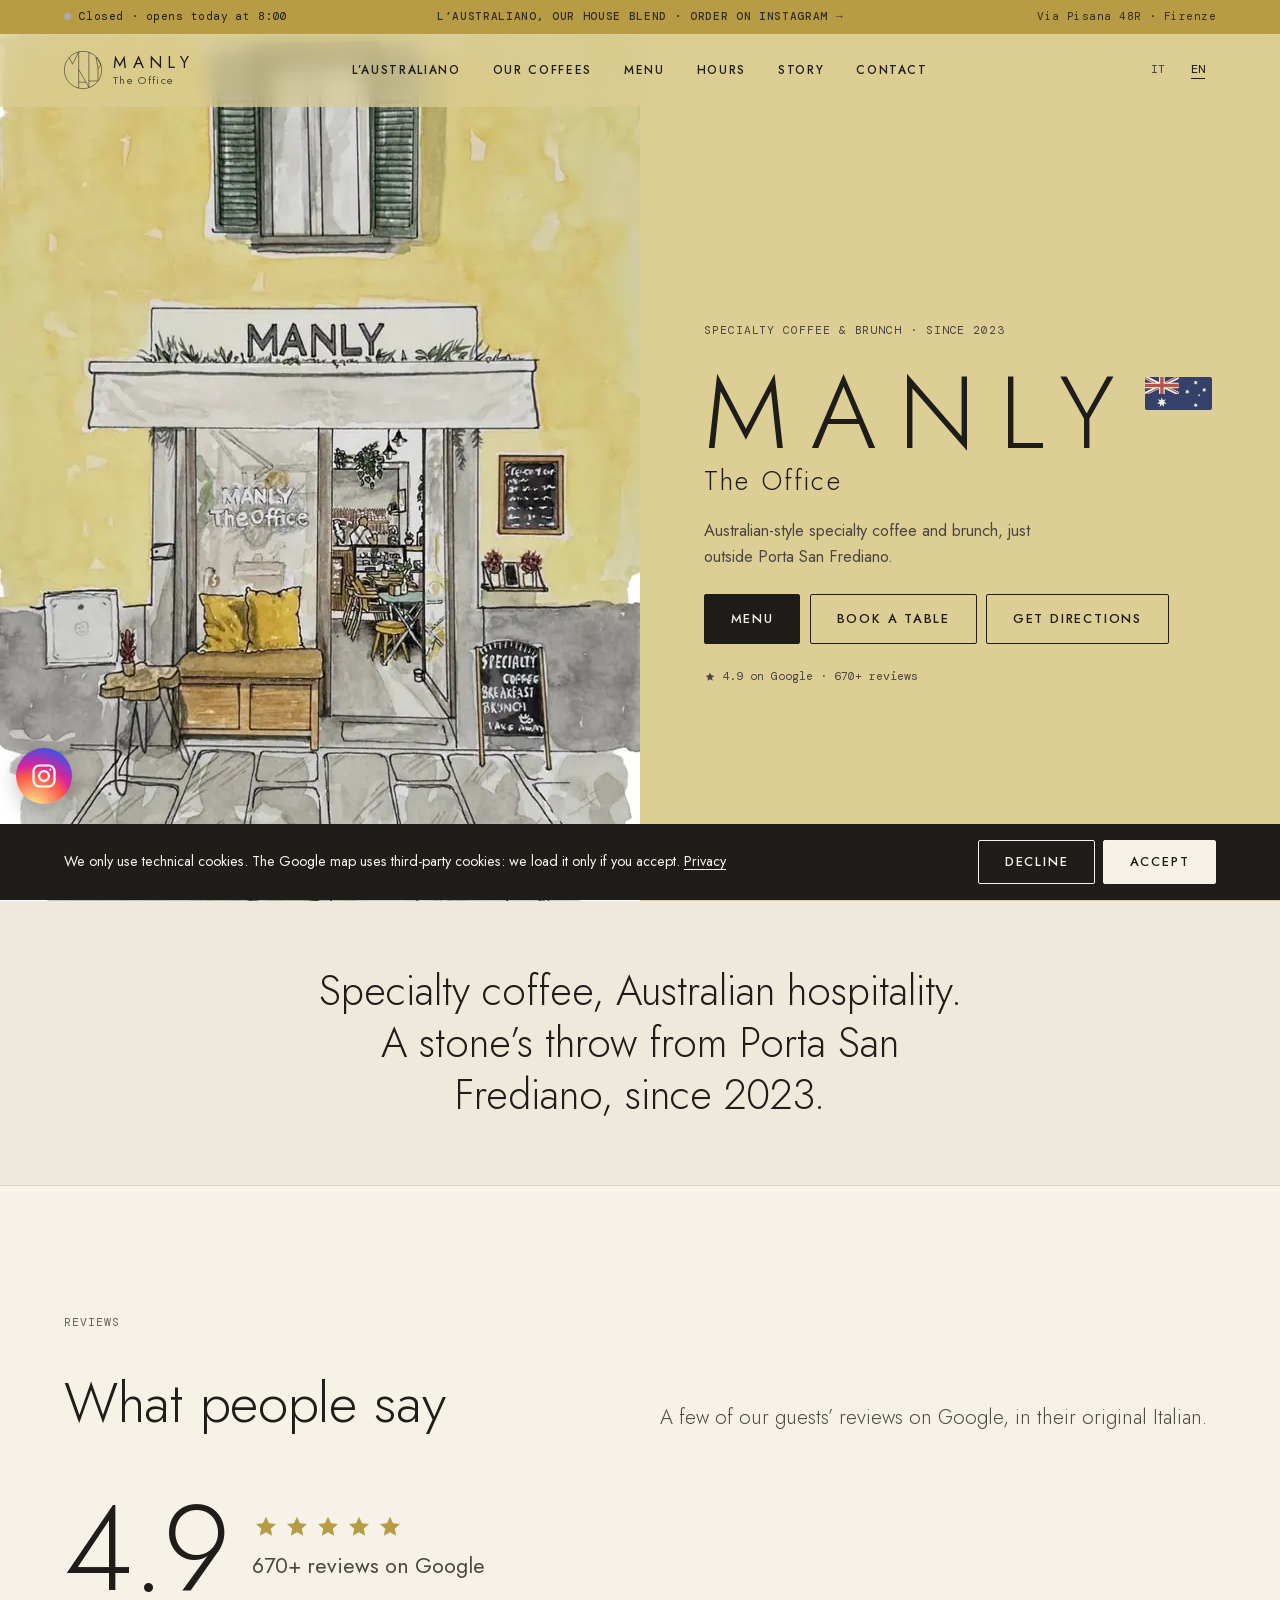
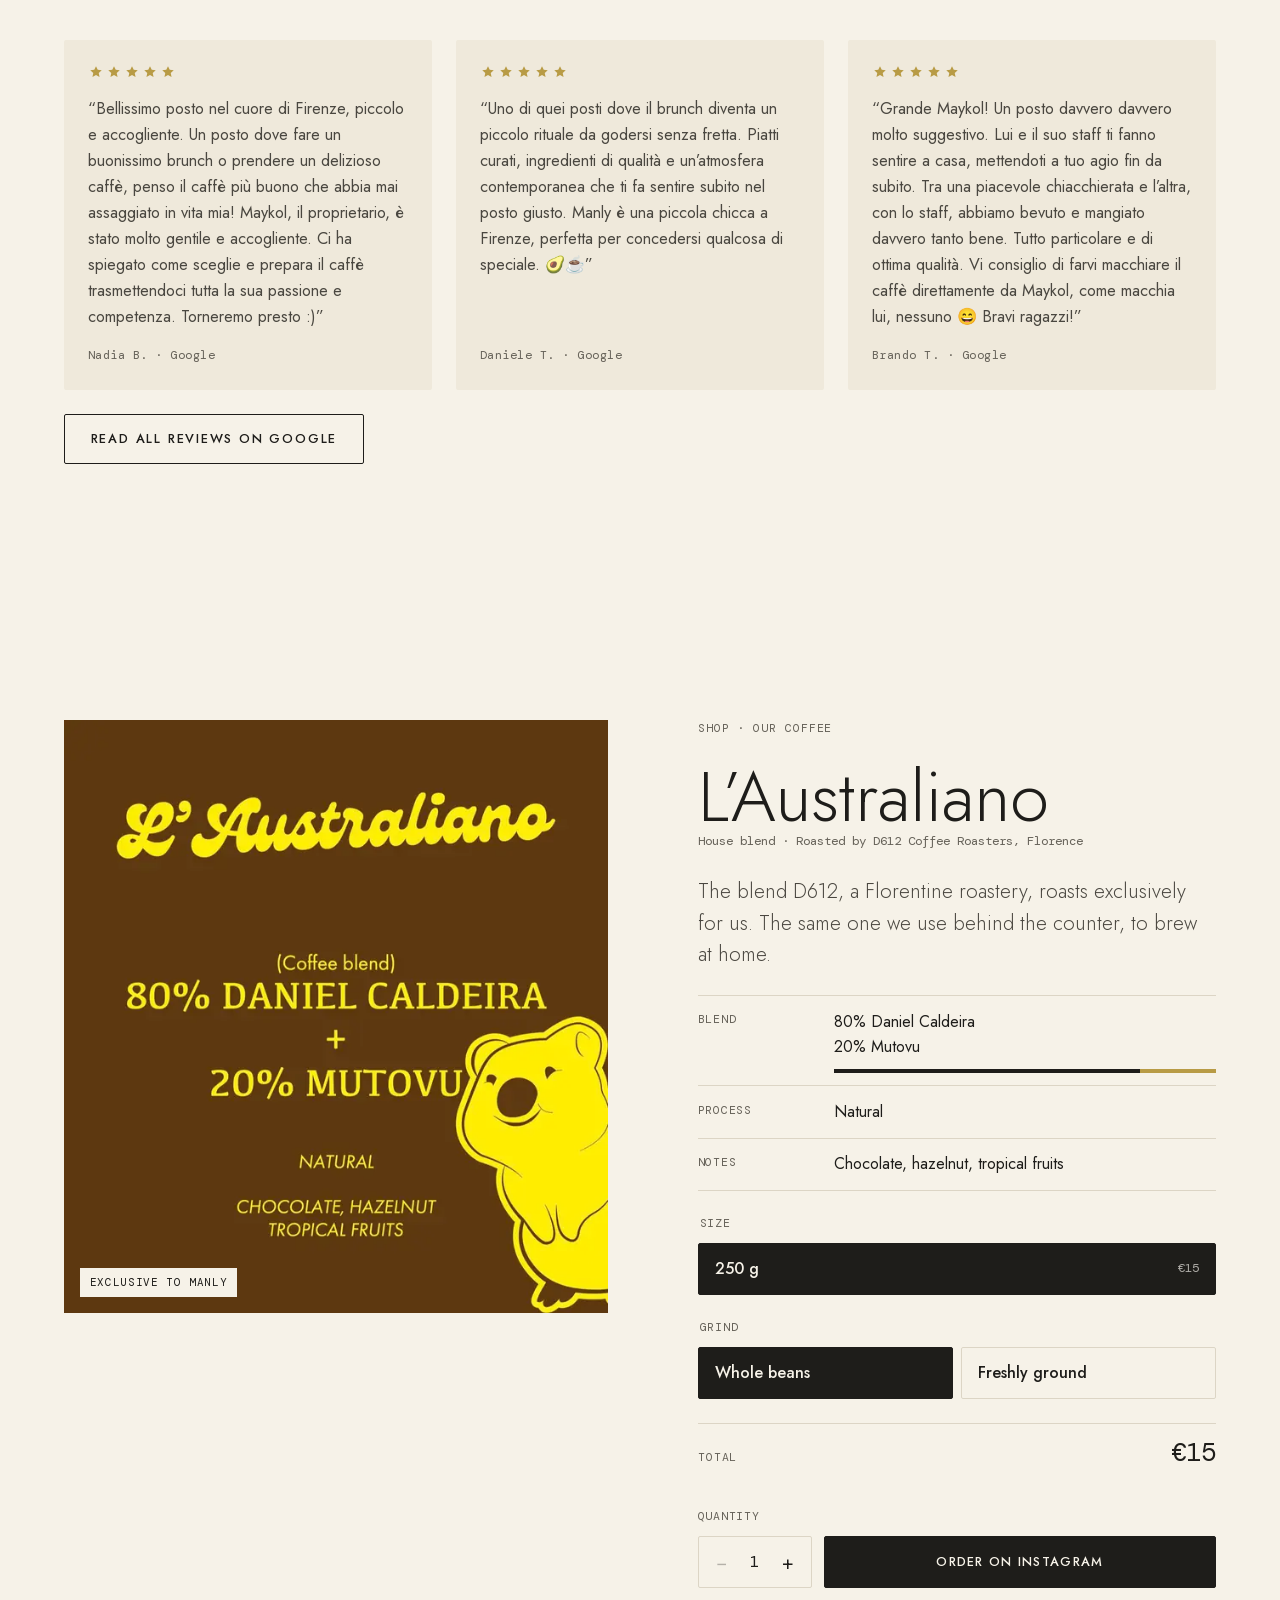
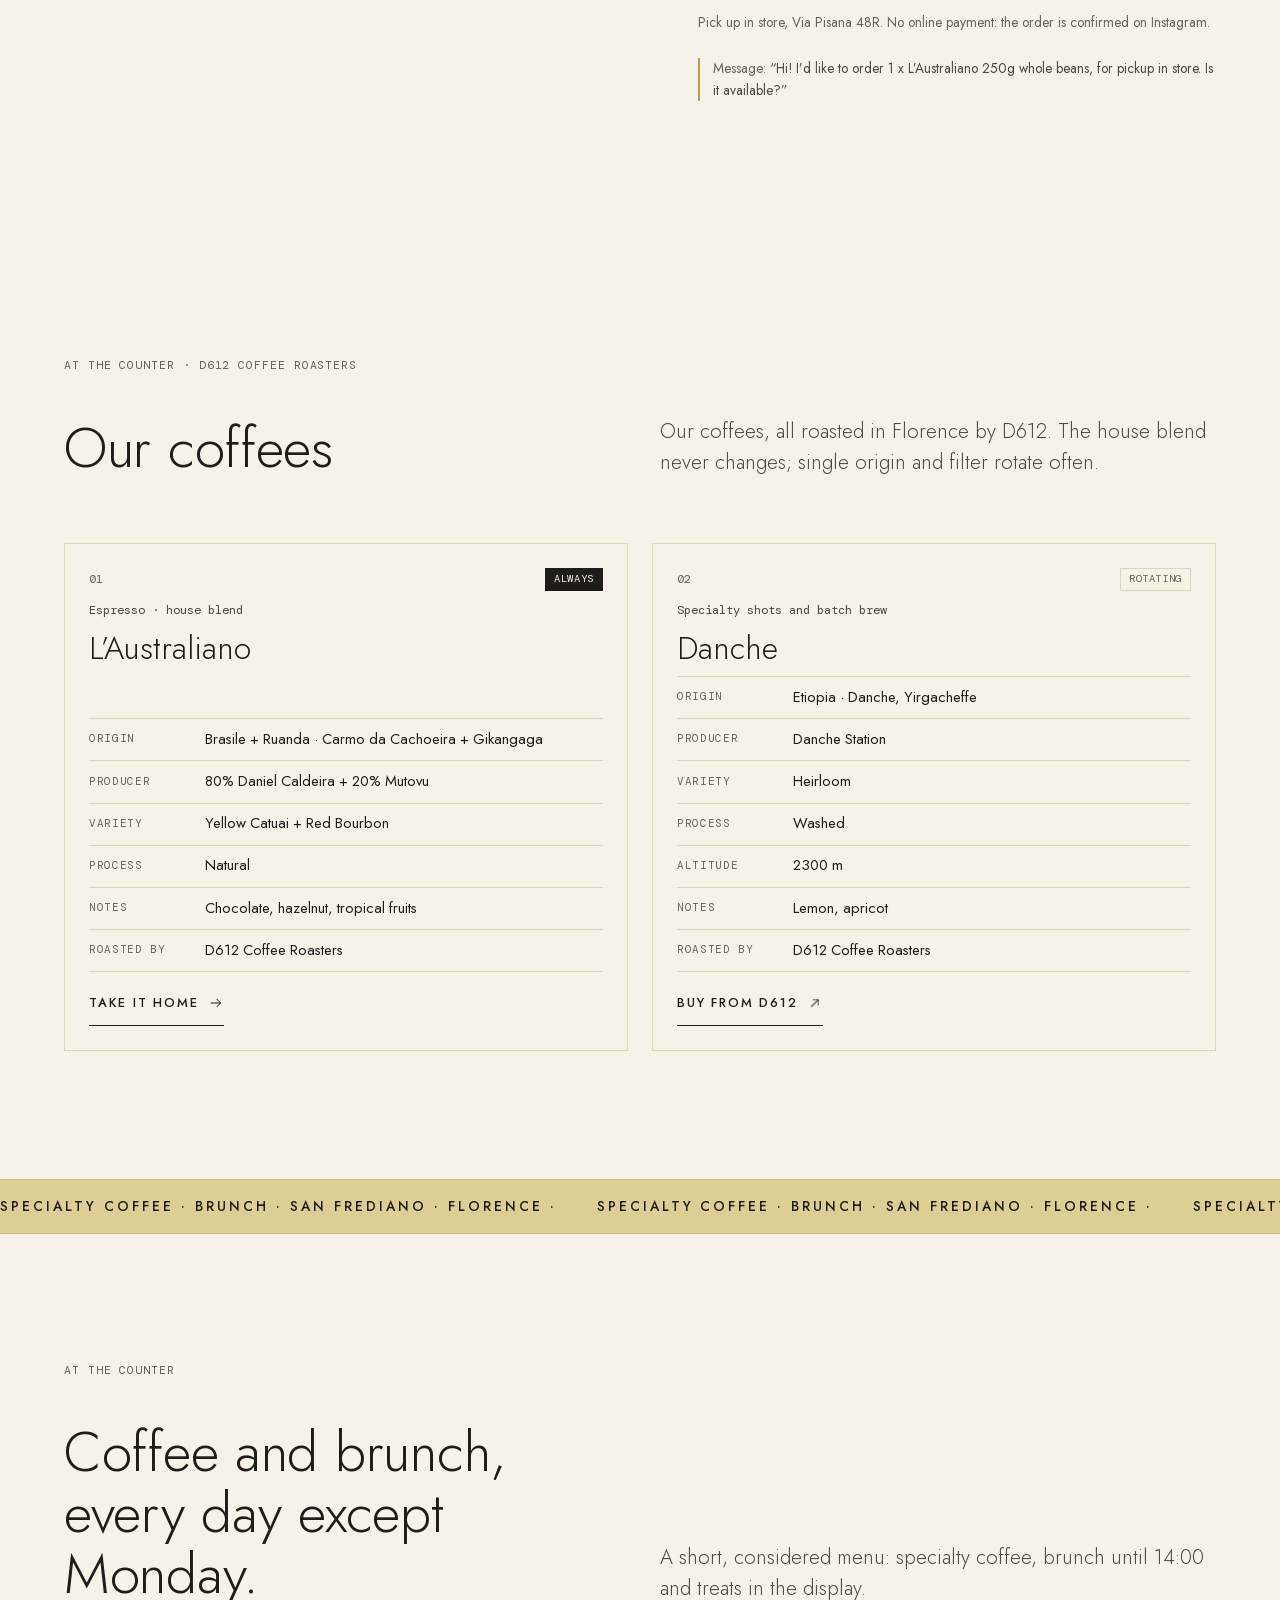
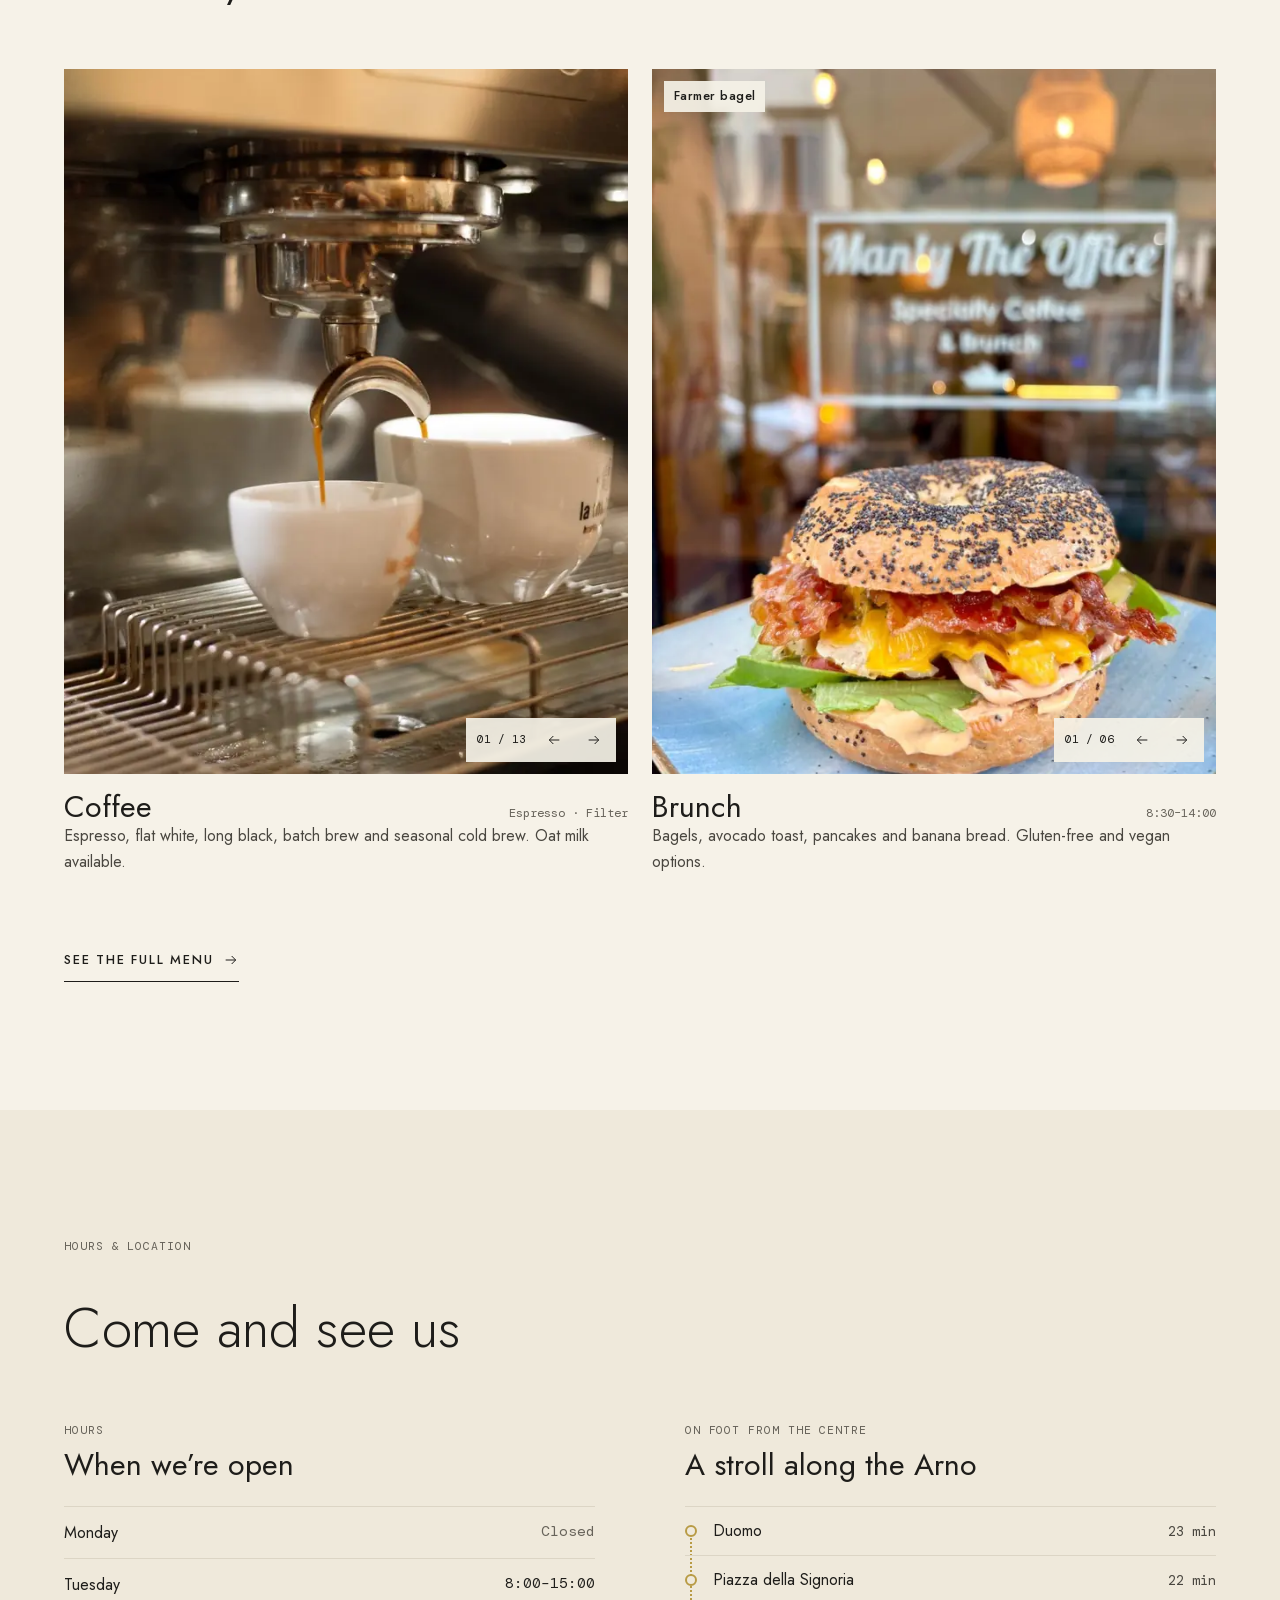
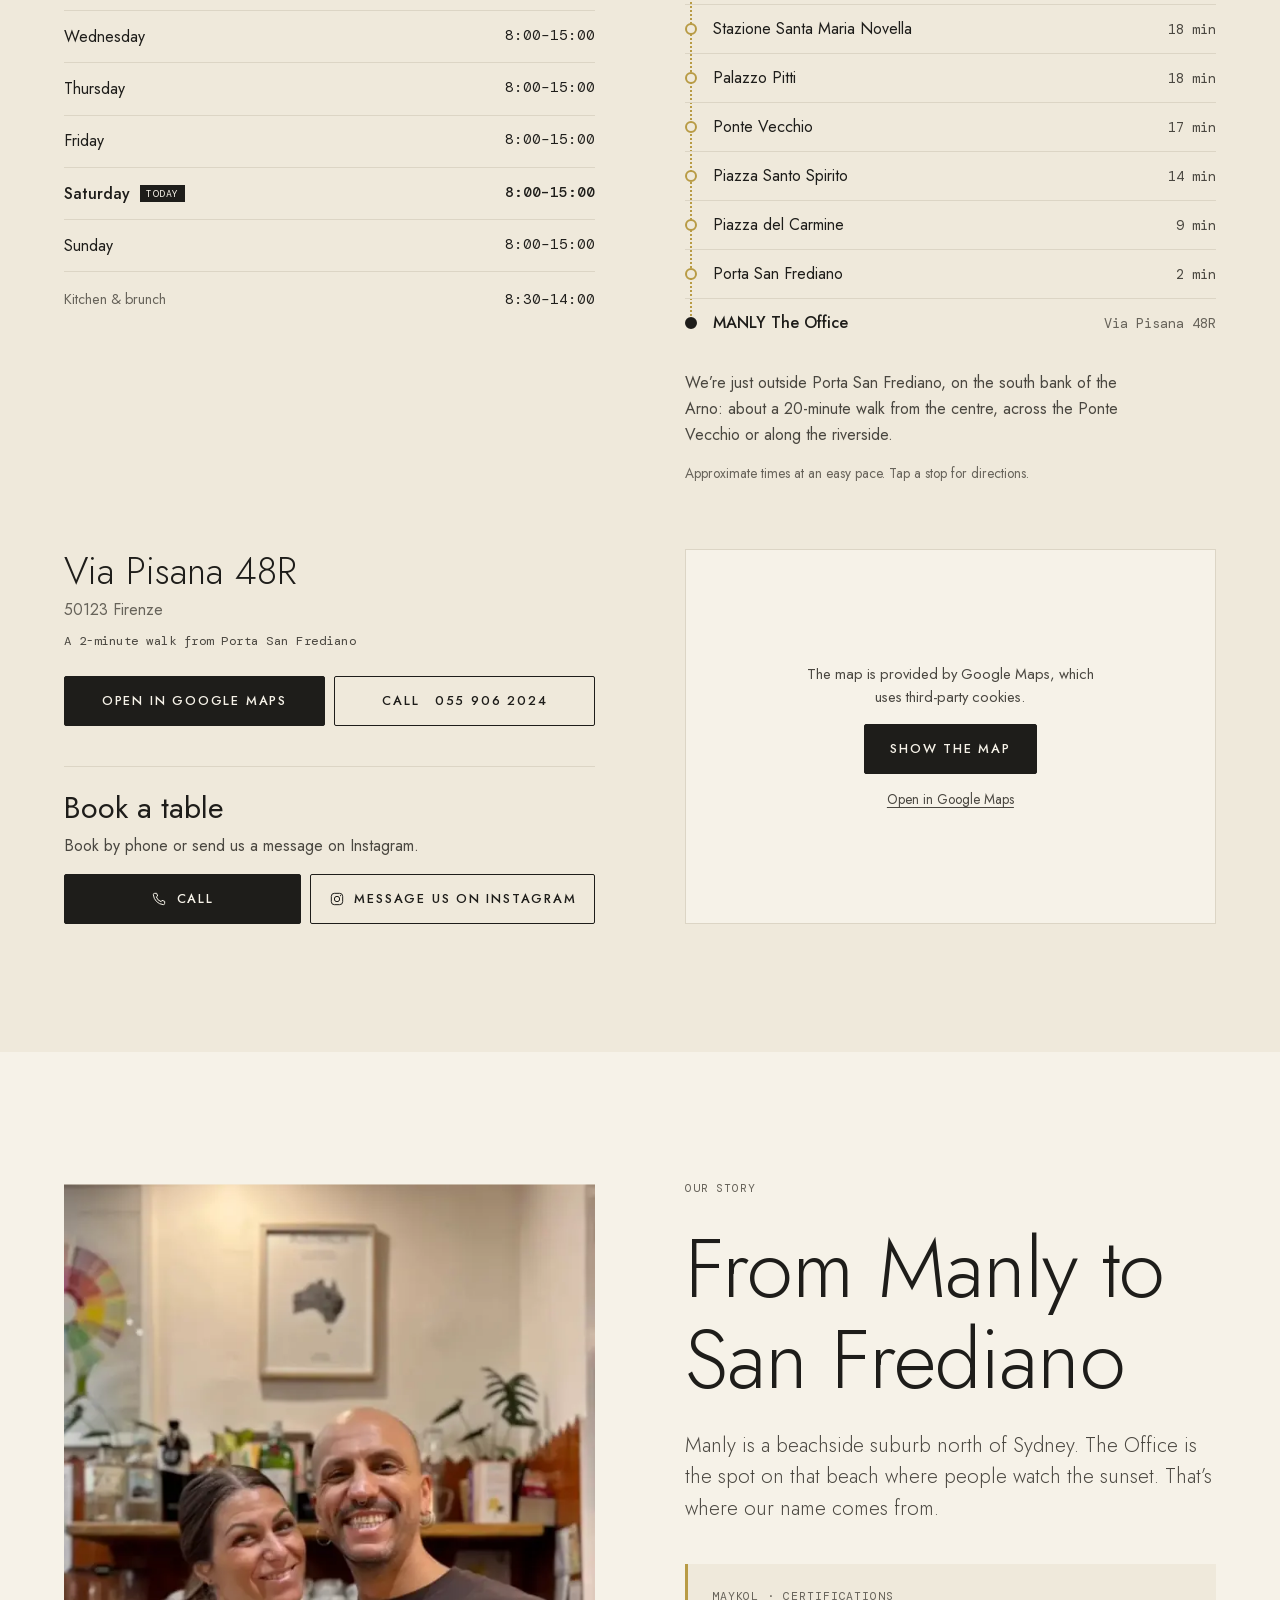
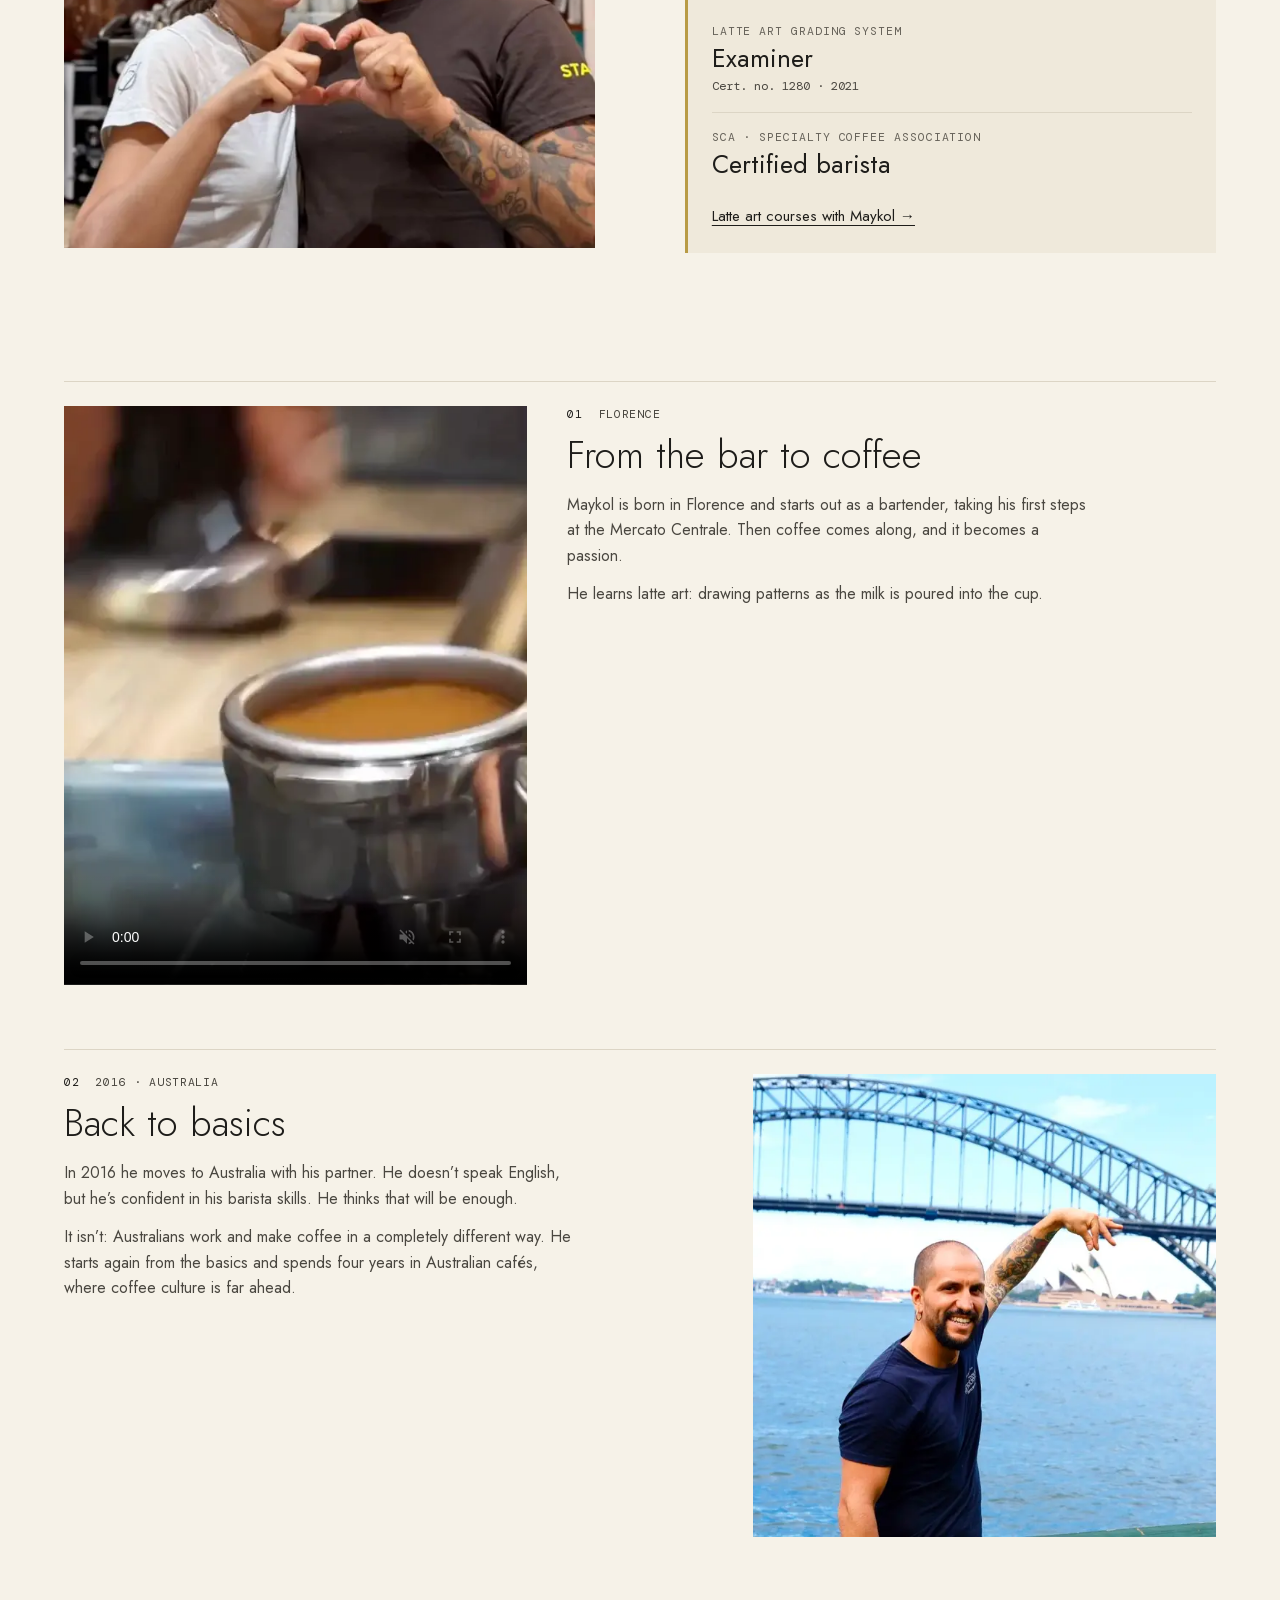
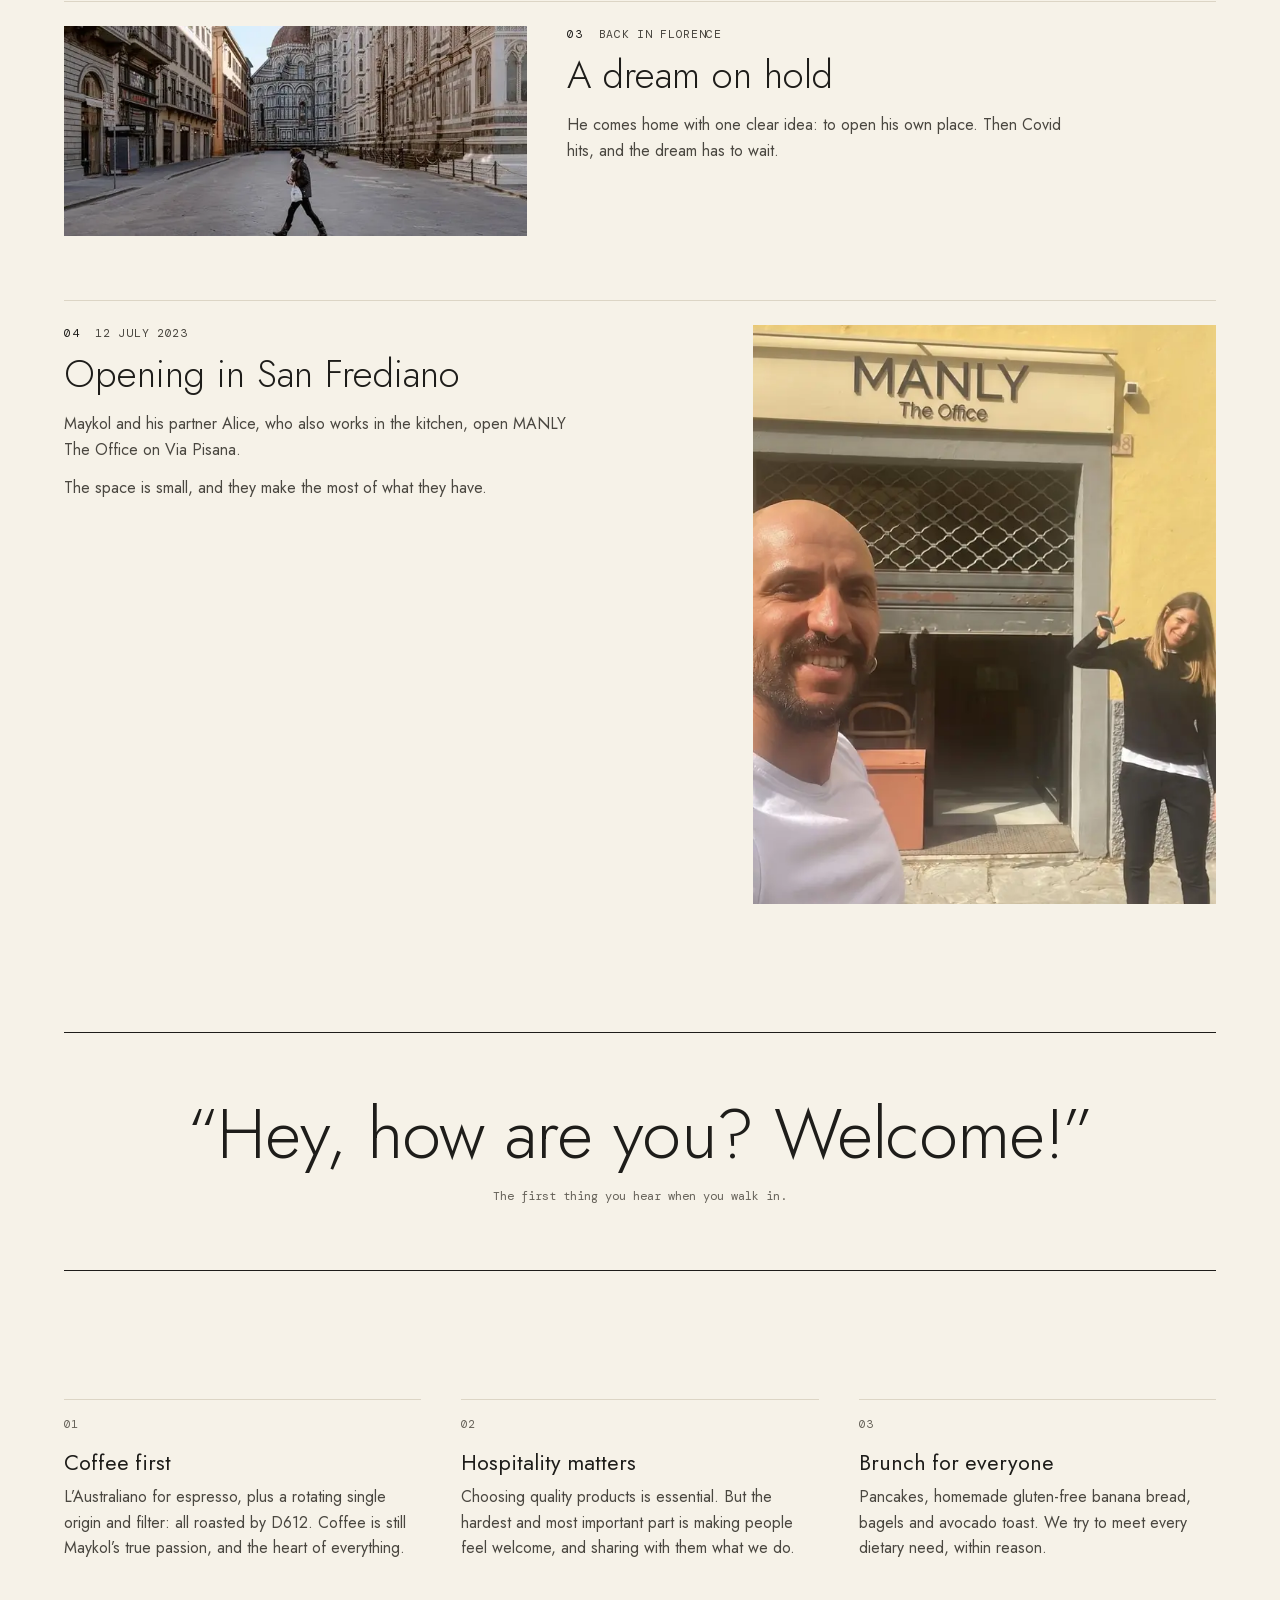
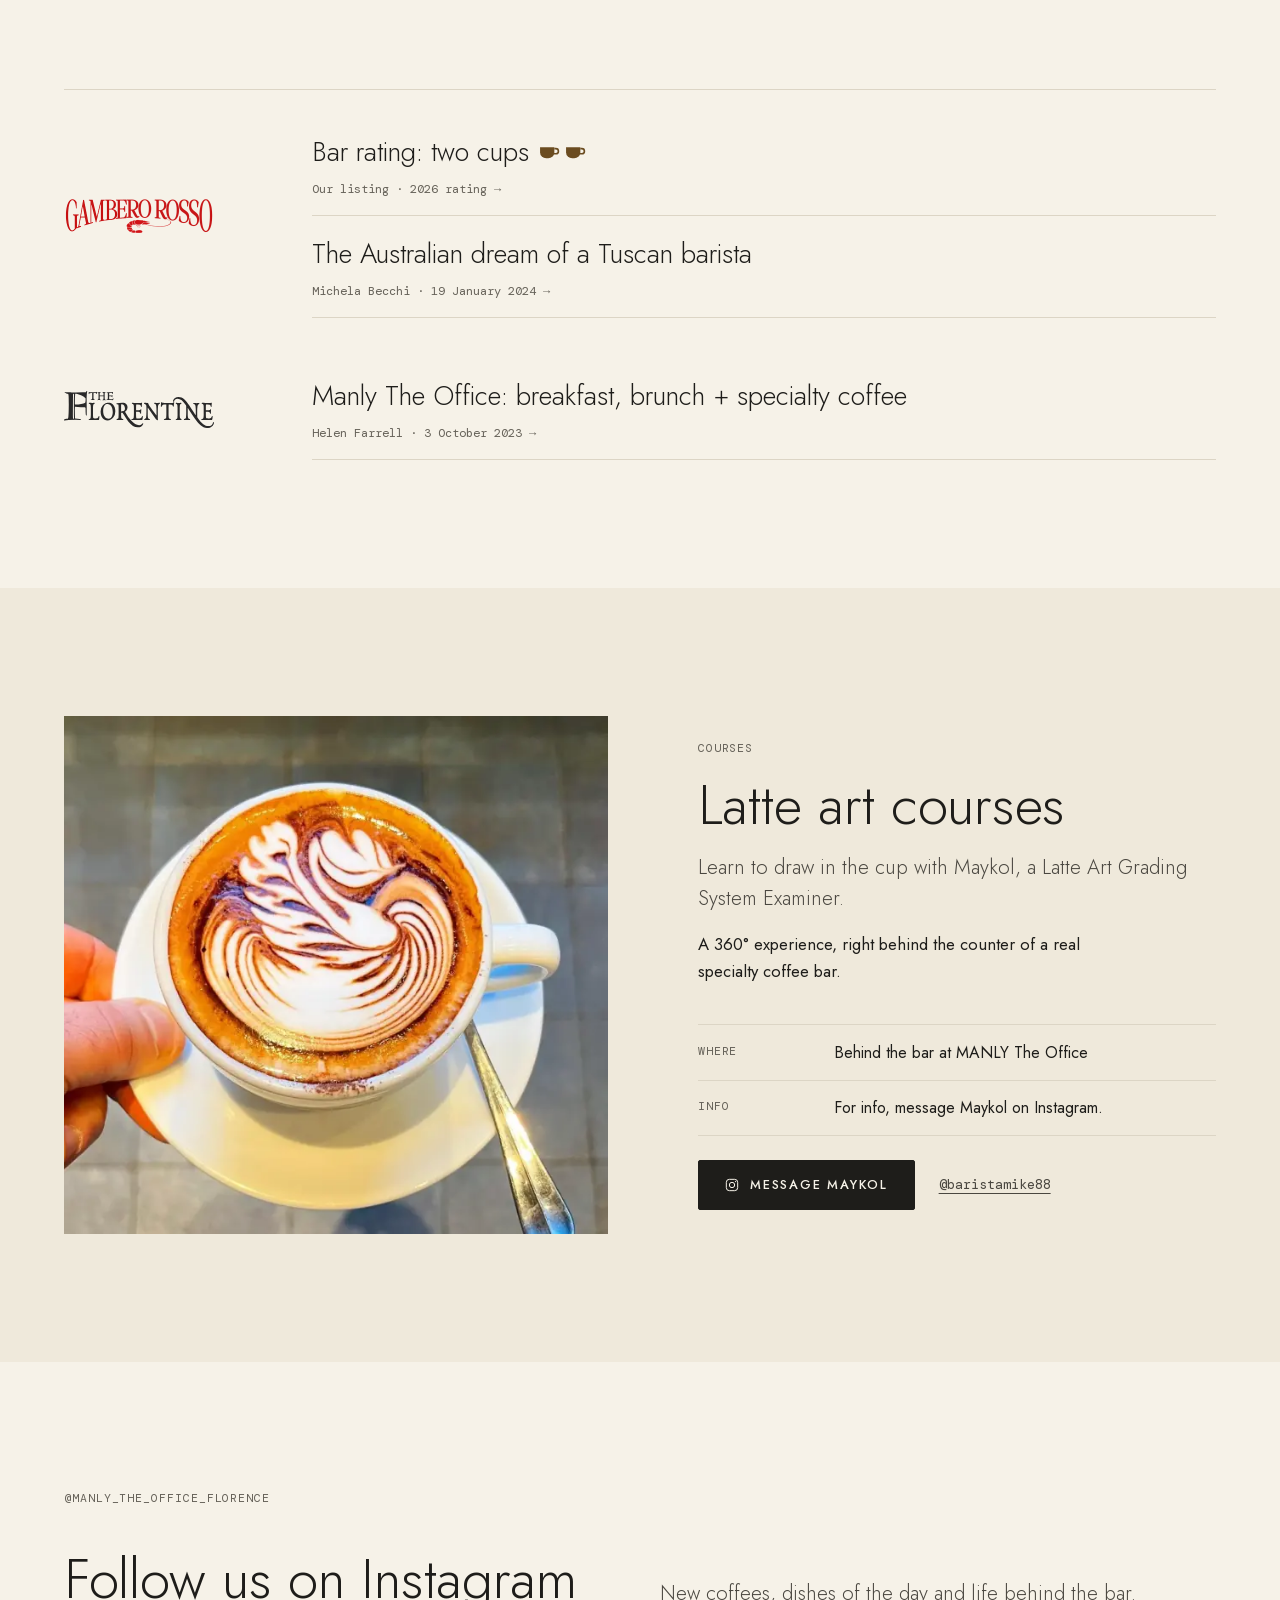
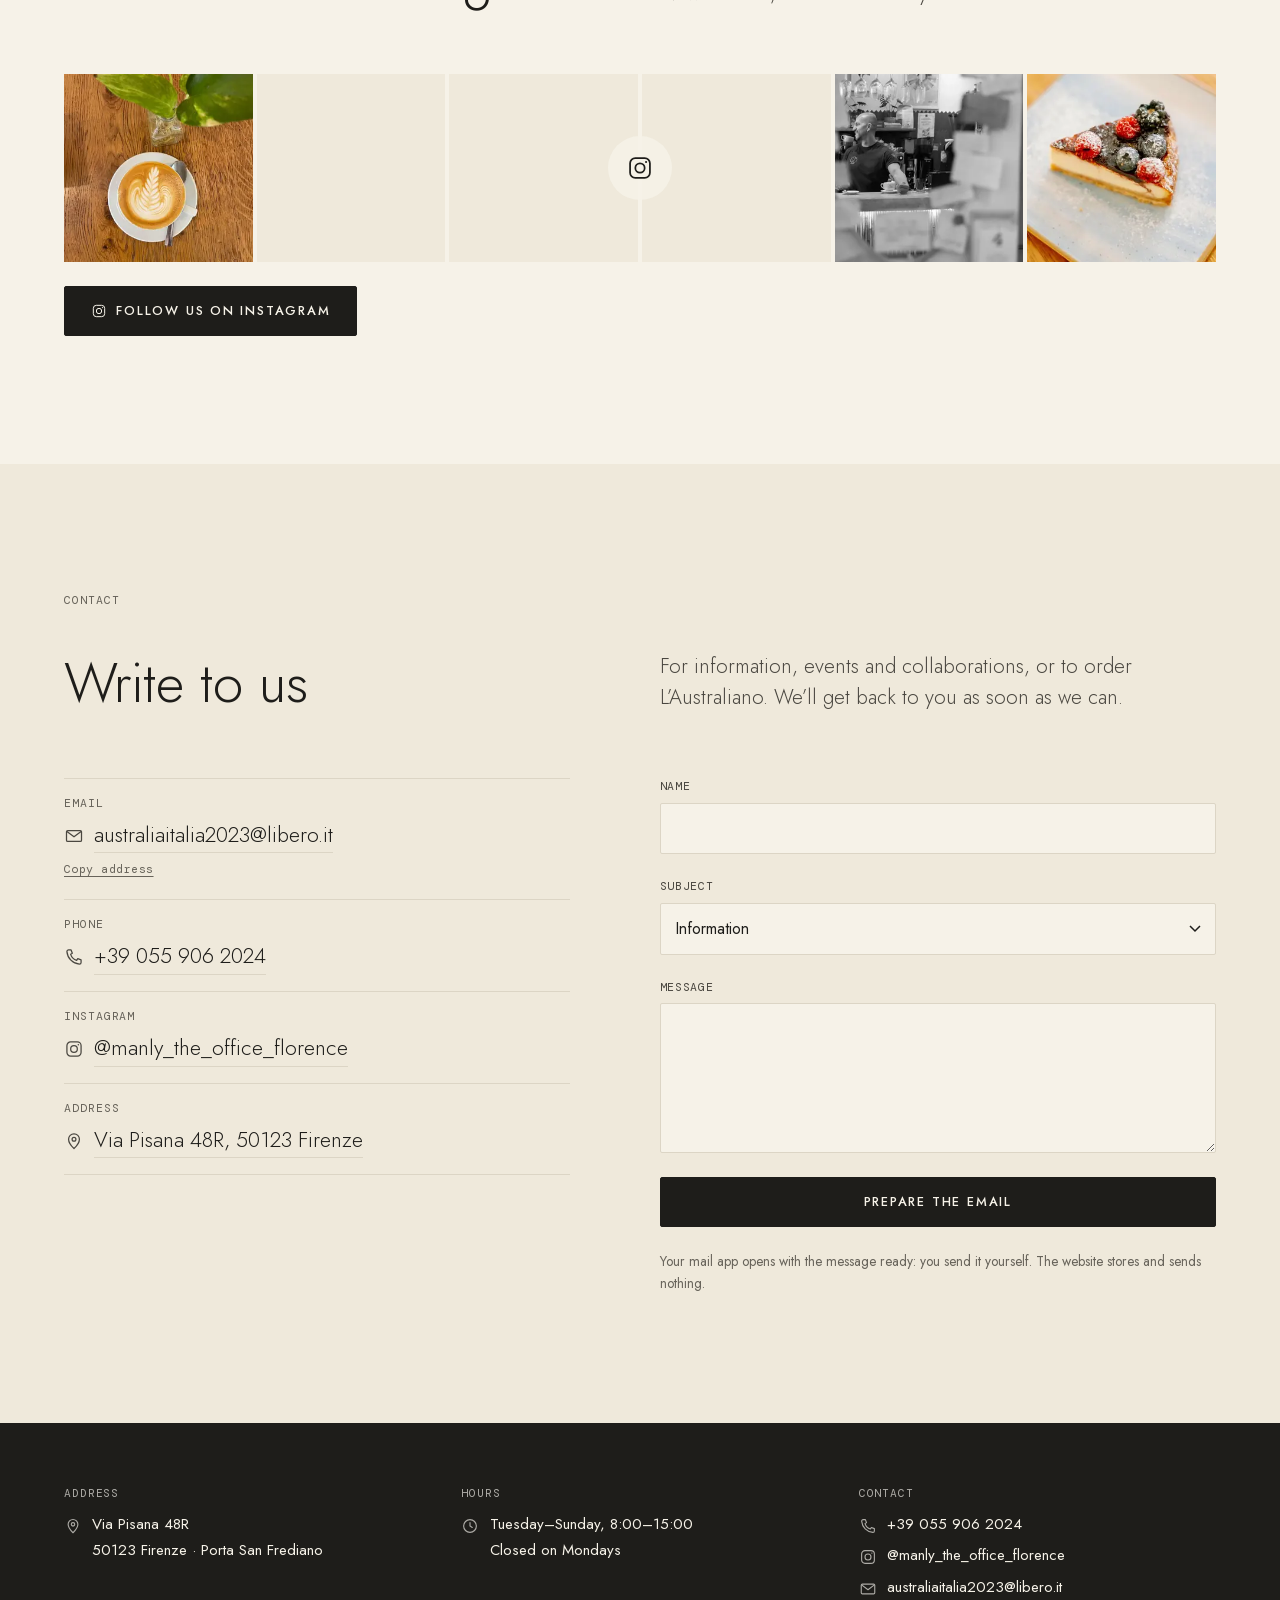
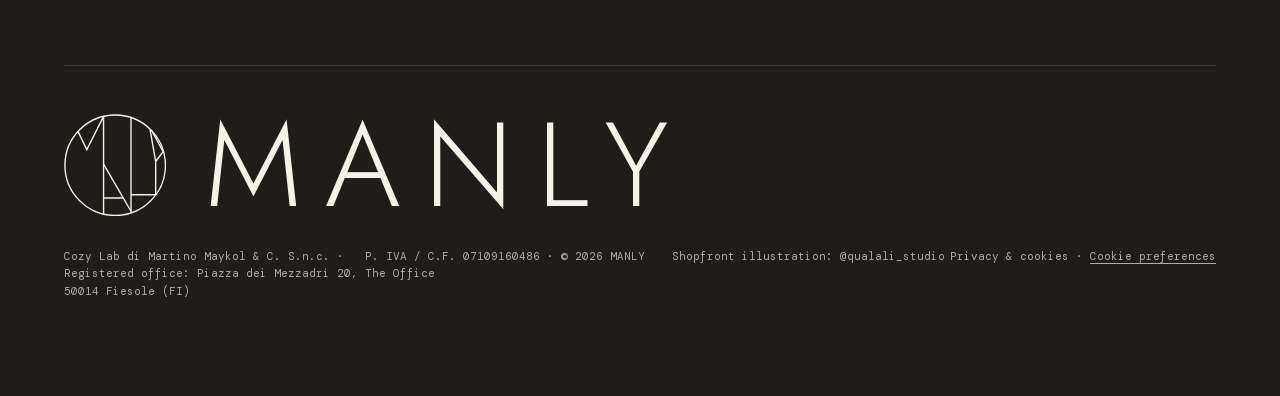
<file: index.html>
<!doctype html>
<html lang="it">
<head>
  <meta charset="utf-8">
  <script>document.documentElement.classList.add('js')</script>
  <meta name="viewport" content="width=device-width, initial-scale=1, viewport-fit=cover">
  <title>MANLY The Office — Specialty coffee &amp; brunch, Firenze</title>
  <meta name="description" content="Specialty coffee in stile australiano e brunch a Firenze, a 2 minuti a piedi da Porta San Frediano. Via Pisana 48R.">
  <meta name="theme-color" content="#1E1D1A">
  <link rel="apple-touch-icon" href="img/apple-touch-icon.png">
  <link rel="canonical" href="https://manlytheoffice.it/">

  <!-- Vista previa al compartir (WhatsApp, Instagram, Facebook, X) -->
  <meta property="og:type" content="website">
  <meta property="og:site_name" content="MANLY The Office">
  <meta property="og:title" content="MANLY The Office — Specialty coffee & brunch, Firenze">
  <meta property="og:description" content="Specialty coffee in stile australiano e brunch a Firenze, a 2 minuti a piedi da Porta San Frediano. Via Pisana 48R.">
  <meta property="og:url" content="https://manlytheoffice.it/">
  <meta property="og:image" content="https://manlytheoffice.it/img/og-manly.jpg">
  <meta property="og:image:width" content="1200">
  <meta property="og:image:height" content="630">
  <meta property="og:image:alt" content="Illustrazione della vetrina di MANLY The Office, Via Pisana 48R, Firenze">
  <meta property="og:locale" content="it_IT">
  <meta property="og:locale:alternate" content="en_GB">
  <meta name="twitter:card" content="summary_large_image">

  <!-- Nombre del sitio en los resultados de Google -->
  <script type="application/ld+json">
  {
    "@context": "https://schema.org",
    "@type": "WebSite",
    "name": "MANLY The Office",
    "alternateName": ["MANLY The Office Firenze", "Manly Firenze"],
    "url": "https://manlytheoffice.it/"
  }
  </script>
  <!-- Ficha para Google: datos del local -->
  <script type="application/ld+json">
  {
    "@context": "https://schema.org",
    "@type": "CafeOrCoffeeShop",
    "@id": "https://manlytheoffice.it/#cafe",
    "name": "MANLY The Office",
    "description": "Specialty coffee in stile australiano e brunch a Firenze, a 2 minuti a piedi da Porta San Frediano.",
    "url": "https://manlytheoffice.it/",
    "image": [
      "https://manlytheoffice.it/img/og-manly.jpg",
      "https://manlytheoffice.it/img/acquerello-vidriera.jpg"
    ],
    "telephone": "+39 055 906 2024",
    "acceptsReservations": true,
    "email": "australiaitalia2023@libero.it",
    "address": {
      "@type": "PostalAddress",
      "streetAddress": "Via Pisana 48R",
      "postalCode": "50123",
      "addressLocality": "Firenze",
      "addressRegion": "FI",
      "addressCountry": "IT"
    },
    "hasMap": "https://www.google.com/maps/search/?api=1&query=MANLY%20The%20Office%2C%20Via%20Pisana%2048R%2C%2050123%20Firenze",
    "openingHoursSpecification": [
      {
        "@type": "OpeningHoursSpecification",
        "dayOfWeek": [
          "Tuesday",
          "Wednesday",
          "Thursday",
          "Friday",
          "Saturday",
          "Sunday"
        ],
        "opens": "08:00",
        "closes": "15:00"
      }
    ],
    "servesCuisine": [
      "Specialty coffee",
      "Brunch"
    ],
    "hasMenu": "https://manlytheoffice.it/menu",
    "sameAs": [
      "https://www.instagram.com/manly_the_office_florence/"
    ],
    "legalName": "Cozy Lab di Martino Maykol & C. S.n.c.",
    "vatID": "07109160486"
  }
  </script>
  <link rel="icon" href="/favicon.ico" sizes="48x48">
  <link rel="icon" href="/favicon.svg" type="image/svg+xml">
  <link rel="icon" href="/img/favicon-192.png" type="image/png" sizes="192x192">

  <link rel="preconnect" href="https://docs.google.com" crossorigin>
  <link rel="preload" href="assets/fonts/jost-latin.woff2" as="font" type="font/woff2" crossorigin>
  <link rel="preload" as="image" type="image/webp" imagesrcset="img/acquerello-vidriera-320.webp 320w, img/acquerello-vidriera-480.webp 480w, img/acquerello-vidriera-640.webp 640w, img/acquerello-vidriera-828.webp 828w, img/acquerello-vidriera.webp 1008w" imagesizes="(min-width: 900px) 50vw, 100vw" fetchpriority="high">
  <link rel="stylesheet" href="assets/site.css?v=202611252102">
  <script src="assets/site.js?v=202611252102" defer></script>
</head>
<body data-page="home">
  <a class="skip-link" href="#contenuto" data-i18n="skip">Vai al contenuto</a>

  <svg width="0" height="0" style="position:absolute" aria-hidden="true">
    <symbol id="logo-manly" viewBox="0 0 220 220">
      <g fill="none" stroke="currentColor" stroke-width="3">
        <circle cx="110" cy="110" r="108"/>
        <path d="M30 37.4 L49 76.5 L85 5 V215"/>
        <path d="M85 107.5 L144 209 M85 180.5 H127.4 M144 7.5 V212.5"/>
        <path d="M144 173.5 H197 V102 L185 34 M197 102 L213 81 L188 35"/>
      </g>
    </symbol>
    <symbol id="i-arrow" viewBox="0 0 24 24"><path fill="none" stroke="currentColor" stroke-width="1.5" d="M4 12h15M13 6l6 6-6 6"/></symbol>
    <symbol id="i-phone" viewBox="0 0 24 24"><path fill="none" stroke="currentColor" stroke-width="1.5" stroke-linejoin="round" d="M5.5 3.5h3l1.5 4-2 1.3a11 11 0 0 0 7.2 7.2l1.3-2 4 1.5v3a2 2 0 0 1-2 2A16.5 16.5 0 0 1 3.5 5.5a2 2 0 0 1 2-2z"/></symbol>
    <symbol id="i-mail" viewBox="0 0 24 24"><g fill="none" stroke="currentColor" stroke-width="1.5" stroke-linejoin="round"><rect x="3" y="5.5" width="18" height="13" rx="1.5"/><path d="M3.5 6.5l8.5 6.5 8.5-6.5"/></g></symbol>
    <symbol id="i-instagram" viewBox="0 0 24 24"><g fill="none" stroke="currentColor" stroke-width="1.5"><rect x="3.5" y="3.5" width="17" height="17" rx="4.5"/><circle cx="12" cy="12" r="4"/><circle cx="17.2" cy="6.8" r="0.9" fill="currentColor" stroke="none"/></g></symbol>
    <symbol id="i-pin" viewBox="0 0 24 24"><g fill="none" stroke="currentColor" stroke-width="1.5"><path stroke-linejoin="round" d="M12 21s-6.5-6.1-6.5-11.2a6.5 6.5 0 0 1 13 0C18.5 14.9 12 21 12 21z"/><circle cx="12" cy="9.8" r="2.3"/></g></symbol>
    <symbol id="i-clock" viewBox="0 0 24 24"><g fill="none" stroke="currentColor" stroke-width="1.5"><circle cx="12" cy="12" r="8.5"/><path stroke-linecap="round" d="M12 7.5V12l3 2"/></g></symbol>
    <symbol id="i-star" viewBox="0 0 24 24"><path fill="currentColor" d="M12 3.2l2.6 5.5 6 .7-4.5 4.1 1.2 5.9L12 16.5l-5.3 2.9 1.2-5.9-4.5-4.1 6-.7z"/></symbol>
  </svg>

  <!-- Estado en vivo y dirección -->
  <div class="topbar">
    <div class="wrap topbar__inner">
      <p class="status" data-status aria-live="polite">
        <span class="status__dot" aria-hidden="true"></span>
        <span class="status__text">&nbsp;</span>
      </p>
      <a class="topbar__announce" href="./#shop"><span data-i18n="topbar.announce">L’Australiano, la nostra miscela · Ordina su Instagram</span> →</a>
      <a class="topbar__address" href="#" data-href="maps" target="_blank" rel="noopener">Via Pisana 48R<span class="topbar__city"> · Firenze</span></a>
    </div>
  </div>

  <header class="header header--overlay">
    <div class="wrap header__inner">
      <button class="burger" type="button" aria-expanded="false" aria-controls="drawer" aria-label="Menu">
        <span class="burger__lines" aria-hidden="true"></span>
        <span class="burger__label" data-i18n="nav.open">Menu</span>
      </button>

      <a class="brand" href="./" aria-label="MANLY The Office">
        <svg aria-hidden="true"><use href="#logo-manly"/></svg>
        <span class="brand__text" aria-hidden="true" translate="no">
          <span class="brand__name">MANLY</span>
          <span class="brand__sub">The Office</span>
        </span>
      </a>

      <nav class="header__nav" aria-label="Sezioni" data-i18n-attr="aria-label:nav.label">
        <a href="./#shop" data-i18n="nav.shop">L’Australiano</a>
        <a href="./#caffe" data-i18n="nav.coffees">I nostri caffè</a>
        <a href="menu.html" data-i18n="nav.menu">Il menu</a>
        <a href="./#visita" data-i18n="nav.hours">Orari</a>
        <a href="./#storia" data-i18n="nav.storyShort">Storia</a>
        <a href="./#contatti" data-i18n="nav.contact">Contatti</a>
      </nav>

      <div class="lang" role="group" aria-label="Lingua" data-i18n-attr="aria-label:lang.label">
        <button type="button" data-lang="it" aria-pressed="true" lang="it">IT</button>
        <button type="button" data-lang="en" aria-pressed="false" lang="en">EN</button>
      </div>
    </div>
  </header>

  <!-- Menú hamburguesa -->
  <div class="drawer" id="drawer" aria-hidden="true">
    <nav class="wrap drawer__nav" aria-label="Navigazione principale" data-i18n-attr="aria-label:nav.label">
      <ol>
        <li><a href="./#shop"><span data-i18n="nav.shop">L’Australiano</span><small data-i18n="nav.shopNote">Shop</small></a></li>
        <li><a href="./#caffe"><span data-i18n="nav.coffees">I nostri caffè</span></a></li>
        <li><a href="menu.html"><span data-i18n="nav.menu">Il menu</span></a></li>
        <li><a href="./#visita"><span data-i18n="nav.visit">Orari e indirizzo</span></a></li>
        <li><a href="./#storia"><span data-i18n="nav.story">La nostra storia</span></a></li>
        <li data-corsi><a href="./#corsi"><span data-i18n="nav.courses">Corsi di latte art</span></a></li>
        <li><a href="./#instagram"><span>Instagram</span></a></li>
        <li><a href="./#contatti"><span data-i18n="nav.contact">Contatti</span></a></li>
      </ol>
    </nav>
    <div class="wrap drawer__info">
      <div>
        <p class="eyebrow" data-i18n="info.visit">Vieni a trovarci</p>
        <p>Via Pisana 48R, 50123 Firenze</p>
        <p><a href="#" data-href="maps" target="_blank" rel="noopener" data-i18n="dove.openMaps">Apri in Google Maps</a></p>
      </div>
      <div>
        <p class="eyebrow" data-i18n="info.hours">Orari</p>
        <p data-i18n="summary.week">Martedì–domenica, 8:00–15:00</p>
        <p data-i18n="summary.monday">Lunedì chiuso</p>
      </div>
      <div>
        <p class="eyebrow" data-i18n="info.contact">Contatti</p>
        <p><a href="#" data-href="tel">+39 055 906 2024</a></p>
        <p><a href="#" data-href="instagram" target="_blank" rel="noopener">@manly_the_office_florence</a><br><a href="mailto:australiaitalia2023@libero.it" data-href="email">australiaitalia2023@libero.it</a></p>
        <p><a href="mailto:australiaitalia2023@libero.it" data-href="email">australiaitalia2023@libero.it</a></p>
      </div>
    </div>
  </div>

  <main id="contenuto">
    <!-- Hero: la vidriera -->
    <section class="hero" aria-labelledby="hero-title">
      <figure class="hero__media">
        <a class="hero__art" href="https://www.instagram.com/qualali_studio/" target="_blank" rel="noopener">
          <picture><source type="image/webp" srcset="img/acquerello-vidriera-320.webp 320w, img/acquerello-vidriera-480.webp 480w, img/acquerello-vidriera-640.webp 640w, img/acquerello-vidriera-828.webp 828w, img/acquerello-vidriera.webp 1008w" sizes="(min-width: 900px) 50vw, 100vw"><img src="img/acquerello-vidriera.jpg" srcset="img/acquerello-vidriera-640.jpg 640w, img/acquerello-vidriera.jpg 1008w" sizes="(min-width: 900px) 50vw, 100vw" width="1008" height="1390" fetchpriority="high"
            alt="Illustrazione ad acquerello della vetrina di MANLY The Office in Via Pisana" data-i18n-attr="alt:hero.alt"></picture>
          <span class="hero__credit">
            <span data-i18n="hero.credit">Illustrazione</span> · @qualali_studio
            <svg aria-hidden="true"><use href="#i-arrow"/></svg>
          </span>
        </a>
      </figure>
      <div class="hero__panel">
        <p class="eyebrow" data-i18n="hero.eyebrow">Specialty coffee &amp; brunch · Dal 2023</p>
        <h1 class="hero__title" id="hero-title" translate="no">
          <!-- Bandera de Australia, decorativa (sin espacio después de MANLY) -->
          <span>MANLY<svg class="hero__flag" viewBox="0 0 1260 630" aria-hidden="true" focusable="false">
            <clipPath id="au-uj"><path d="M0 0h60v30H0z"/></clipPath>
            <clipPath id="au-uj-t"><path d="M30 15h30v15zv15H0zH0V0zV0h30z"/></clipPath>
            <!-- Colores apagados para ir con la acuarela -->
            <rect width="1260" height="630" fill="#34426A"/>
            <g transform="scale(10.5)" clip-path="url(#au-uj)">
              <path d="M0 0l60 30m0-30L0 30" stroke="#F6F2E8" stroke-width="6"/>
              <path d="M0 0l60 30m0-30L0 30" stroke="#B4544A" stroke-width="4" clip-path="url(#au-uj-t)"/>
              <path d="M30 0v30M0 15h60" stroke="#F6F2E8" stroke-width="10"/>
              <path d="M30 0v30M0 15h60" stroke="#B4544A" stroke-width="6"/>
            </g>
            <g fill="#F6F2E8"><polygon points="315.0,378.0 333.2,434.7 388.9,413.6 355.9,463.2 407.1,493.5 347.8,498.7 356.0,557.6 315.0,514.5 274.0,557.6 282.2,498.7 222.9,493.5 274.1,463.2 241.1,413.6 296.8,434.7"/><polygon points="945.0,480.0 953.7,507.0 980.2,496.9 964.5,520.5 988.9,535.0 960.6,537.5 964.5,565.5 945.0,545.0 925.5,565.5 929.4,537.5 901.1,535.0 925.5,520.5 909.8,496.9 936.3,507.0"/><polygon points="945.0,60.0 953.7,87.0 980.2,76.9 964.5,100.5 988.9,115.0 960.6,117.5 964.5,145.5 945.0,125.0 925.5,145.5 929.4,117.5 901.1,115.0 925.5,100.5 909.8,76.9 936.3,87.0"/><polygon points="787.5,230.6 796.2,257.6 822.7,247.5 807.0,271.1 831.4,285.6 803.1,288.1 807.0,316.1 787.5,295.6 768.0,316.1 771.9,288.1 743.6,285.6 768.0,271.1 752.3,247.5 778.8,257.6"/><polygon points="1104.4,195.6 1113.1,222.6 1139.6,212.5 1123.9,236.1 1148.3,250.6 1120.0,253.1 1123.9,281.1 1104.4,260.6 1084.9,281.1 1088.8,253.1 1060.5,250.6 1084.9,236.1 1069.2,212.5 1095.7,222.6"/><polygon points="1008.0,315.0 1014.2,332.8 1033.0,333.2 1018.0,344.6 1023.5,362.6 1008.0,351.8 992.5,362.6 998.0,344.6 983.0,333.2 1001.8,332.8"/></g>
          </svg></span>
          <span>The Office</span>
        </h1>
        <p class="hero__lead" data-i18n="hero.lead">Specialty coffee in stile australiano e brunch, appena fuori Porta San Frediano.</p>
        <div class="hero__actions">
          <a class="btn" href="menu.html" data-i18n="hero.menu">Il menu</a>
          <a class="btn btn--outline" href="#prenota" data-i18n="hero.book">Prenota un tavolo</a>
          <a class="btn btn--outline" href="#come-arrivare" data-i18n="hero.directions">Come arrivare</a>
        </div>
        <a class="hero__rating" href="#" data-href="maps" target="_blank" rel="noopener">
          <svg aria-hidden="true"><use href="#i-star"/></svg>
          <span data-rating>4,9 su Google · oltre 670 recensioni</span>
        </a>
      </div>
    </section>

    <section class="statement" aria-label="MANLY The Office">
      <div class="wrap">
        <p class="statement__text" data-i18n="statement.text">Specialty coffee, ospitalità australiana. A due passi da Porta San Frediano, dal 2023.</p>
      </div>
    </section>

    <!-- Recensioni: le tre in evidenza su Google Maps (testo originale, nome abbreviato) -->
    <section class="section reviews" id="recensioni" aria-labelledby="reviews-title">
      <div class="wrap">
        <header class="section__head">
          <p class="eyebrow" data-i18n="reviews.eyebrow">Recensioni</p>
          <h2 class="h-lg" id="reviews-title" data-i18n="reviews.title">Dicono di noi</h2>
          <p class="lead reviews__note" data-i18n="reviews.lead">Alcune delle recensioni dei nostri clienti su Google.</p>
        </header>
        <a class="score" href="#" data-href="reviews" target="_blank" rel="noopener">
          <span class="score__value" data-rating-value>4,9</span>
          <span class="score__body">
            <span class="score__stars" aria-hidden="true"><svg><use href="#i-star"/></svg><svg><use href="#i-star"/></svg><svg><use href="#i-star"/></svg><svg><use href="#i-star"/></svg><svg><use href="#i-star"/></svg></span>
            <span class="score__count" data-rating-count>oltre 670 recensioni su Google</span>
          </span>
        </a>
        <ul class="reviews__list">
          <li class="review">
            <figure>
              <p class="review__stars" role="img" aria-label="5 stelle su 5" data-i18n-attr="aria-label:reviews.stars"><svg><use href="#i-star"/></svg><svg><use href="#i-star"/></svg><svg><use href="#i-star"/></svg><svg><use href="#i-star"/></svg><svg><use href="#i-star"/></svg></p>
              <blockquote class="review__text" lang="it"><p>Bellissimo posto nel cuore di Firenze, piccolo e accogliente. Un posto dove fare un buonissimo brunch o prendere un delizioso caffè, penso il caffè più buono che abbia mai assaggiato in vita mia! Maykol, il proprietario, è stato molto gentile e accogliente. Ci ha spiegato come sceglie e prepara il caffè trasmettendoci tutta la sua passione e competenza. Torneremo presto :)</p></blockquote>
              <figcaption class="review__author"><span translate="no">Nadia B.</span> · Google</figcaption>
            </figure>
          </li>
          <li class="review">
            <figure>
              <p class="review__stars" role="img" aria-label="5 stelle su 5" data-i18n-attr="aria-label:reviews.stars"><svg><use href="#i-star"/></svg><svg><use href="#i-star"/></svg><svg><use href="#i-star"/></svg><svg><use href="#i-star"/></svg><svg><use href="#i-star"/></svg></p>
              <blockquote class="review__text" lang="it"><p>Uno di quei posti dove il brunch diventa un piccolo rituale da godersi senza fretta. Piatti curati, ingredienti di qualità e un’atmosfera contemporanea che ti fa sentire subito nel posto giusto. Manly è una piccola chicca a Firenze, perfetta per concedersi qualcosa di speciale. 🥑☕️</p></blockquote>
              <figcaption class="review__author"><span translate="no">Daniele T.</span> · Google</figcaption>
            </figure>
          </li>
          <li class="review">
            <figure>
              <p class="review__stars" role="img" aria-label="5 stelle su 5" data-i18n-attr="aria-label:reviews.stars"><svg><use href="#i-star"/></svg><svg><use href="#i-star"/></svg><svg><use href="#i-star"/></svg><svg><use href="#i-star"/></svg><svg><use href="#i-star"/></svg></p>
              <blockquote class="review__text" lang="it"><p>Grande Maykol! Un posto davvero davvero molto suggestivo. Lui e il suo staff ti fanno sentire a casa, mettendoti a tuo agio fin da subito. Tra una piacevole chiacchierata e l’altra, con lo staff, abbiamo bevuto e mangiato davvero tanto bene. Tutto particolare e di ottima qualità. Vi consiglio di farvi macchiare il caffè direttamente da Maykol, come macchia lui, nessuno 😄 Bravi ragazzi!</p></blockquote>
              <figcaption class="review__author"><span translate="no">Brando T.</span> · Google</figcaption>
            </figure>
          </li>
        </ul>
        <a class="btn btn--outline reviews__cta" href="#" data-href="reviews" target="_blank" rel="noopener" data-i18n="reviews.all">Leggi tutte le recensioni su Google</a>
      </div>
    </section>

    <!-- Shop: L’Australiano -->
    <section class="section product" id="shop" aria-labelledby="shop-title">
      <div class="wrap product__grid">
        <figure class="product__media product__media--label">
          <picture><source type="image/webp" srcset="img/australiano-etichetta-320.webp 320w, img/australiano-etichetta-480.webp 480w, img/australiano-etichetta-640.webp 640w, img/australiano-etichetta-828.webp 828w, img/australiano-etichetta.webp 1080w" sizes="(min-width: 900px) 48vw, 100vw"><img src="img/australiano-etichetta.jpg" srcset="img/australiano-etichetta-640.jpg 640w, img/australiano-etichetta.jpg 1080w" sizes="(min-width: 900px) 48vw, 100vw" width="1080" height="1177" loading="lazy" decoding="async"
            alt="Etichetta di L’Australiano, la miscela di MANLY The Office" data-i18n-attr="alt:shop.imgAlt"></picture>
          <figcaption class="product__tag" data-i18n="shop.tag">In esclusiva per MANLY</figcaption>
        </figure>

        <div class="product__info">
          <p class="eyebrow" data-i18n="shop.eyebrow">Shop · Il nostro caffè</p>
          <div>
            <h2 class="product__name" id="shop-title" translate="no">L’Australiano</h2>
            <p class="product__by" data-i18n="shop.by">Miscela della casa · Tostata da D612 Coffee Roasters, Firenze</p>
          </div>
          <p class="lead" data-i18n="shop.lead">La miscela che D612, torrefazione fiorentina, tosta in esclusiva per noi. La stessa che usiamo al banco, da preparare a casa.</p>

          <dl class="specs">
            <div>
              <dt data-i18n="shop.blend">Blend</dt>
              <dd><span class="blend">80% Daniel Caldeira</span><span class="blend">20% Mutovu</span><span class="ratio" aria-hidden="true"><span></span><span></span></span></dd>
            </div>
            <div>
              <dt data-i18n="shop.process">Processo</dt>
              <dd>Natural</dd>
            </div>
            <div>
              <dt data-i18n="shop.notes">Note</dt>
              <dd data-i18n="shop.notesVal">Cioccolato, nocciola, frutti tropicali</dd>
            </div>
          </dl>

          <form id="shop-form" class="product__form" novalidate>
            <fieldset class="choice">
              <legend data-i18n="shop.size">Formato</legend>
              <div class="choice__options" id="opt-size"></div>
            </fieldset>
            <fieldset class="choice">
              <legend data-i18n="shop.grind">Macinatura</legend>
              <div class="choice__options" id="opt-grind"></div>
              <p class="choice__note" id="grind-note" data-i18n="shop.grindNote" hidden>Per ora disponibile solo in chicchi.</p>
            </fieldset>

            <div class="total">
              <span class="eyebrow" data-i18n="shop.total">Totale</span>
              <output id="shop-total" aria-live="polite"></output>
            </div>

            <div>
              <span class="qty__label" id="qty-label" data-i18n="shop.qty">Quantità</span>
              <div class="buy">
                <div class="qty" role="group" aria-labelledby="qty-label">
                  <button type="button" data-qty="-1" aria-label="Meno" data-i18n-attr="aria-label:shop.less">−</button>
                  <output id="qty" aria-live="polite">1</output>
                  <button type="button" data-qty="1" aria-label="Più" data-i18n-attr="aria-label:shop.more">+</button>
                </div>
                <button type="submit" class="btn btn--block" data-i18n="shop.cta">Ordina su Instagram</button>
              </div>
            </div>

            <p class="product__fine" data-i18n="shop.fine">Ritiro in negozio, Via Pisana 48R. Nessun pagamento online: l’ordine si conferma su Instagram.</p>
            <p class="shop-notice" id="shop-notice" role="status" hidden></p>
            <p class="product__preview"><span data-i18n="shop.preview">Messaggio:</span> <q id="shop-message"></q></p>
          </form>
        </div>
      </div>
    </section>

    <!-- I nostri caffè: L'Australiano fijo, singola origine y filtro desde la planilla (pestaña «Caffè») -->
    <section class="section coffees" id="caffe" aria-labelledby="coffees-title">
      <div class="wrap">
        <header class="section__head">
          <p class="eyebrow" data-i18n="coffees.eyebrow">Al banco · D612 Coffee Roasters</p>
          <h2 class="h-lg" id="coffees-title" data-i18n="coffees.title">I nostri caffè</h2>
          <p class="lead" data-i18n="coffees.lead">I nostri caffè, tutti tostati a Firenze da D612. La miscela della casa resta sempre; singola origine e filtro cambiano spesso.</p>
        </header>
        <div class="coffees__grid" id="coffees-list"></div>
      </div>
    </section>

    <div class="marquee" aria-hidden="true">
      <div class="marquee__track">
        <span data-i18n="marquee">Specialty coffee · Brunch · San Frediano · Firenze ·</span>
        <span data-i18n="marquee">Specialty coffee · Brunch · San Frediano · Firenze ·</span>
        <span data-i18n="marquee">Specialty coffee · Brunch · San Frediano · Firenze ·</span>
        <span data-i18n="marquee">Specialty coffee · Brunch · San Frediano · Firenze ·</span>
      </div>
    </div>

    <!-- Al banco: adelanto del menú -->
    <section class="section offer" id="al-banco" aria-labelledby="offer-title">
      <div class="wrap">
        <header class="section__head">
          <p class="eyebrow" data-i18n="offer.eyebrow">Al banco</p>
          <h2 class="h-lg" id="offer-title" data-i18n="offer.title">Caffè e brunch, tutti i giorni tranne il lunedì.</h2>
          <p class="lead" data-i18n="offer.lead">Una carta corta e curata: specialty coffee, brunch fino alle 14:00 e dolci in vetrina.</p>
        </header>

        <div class="cards">
          <article class="card">
            <div class="card__media slider" data-slider role="region" aria-roledescription="carousel"
              aria-label="Foto della caffetteria" data-i18n-attr="aria-label:offer.c1.gallery">
              <ul class="slider__track">
                <li class="slider__slide"><picture><source type="image/webp" srcset="img/caffe-01-320.webp 320w, img/caffe-01-480.webp 480w, img/caffe-01-640.webp 640w, img/caffe-01-828.webp 828w, img/caffe-01.webp 1066w" sizes="(min-width: 768px) 46vw, 92vw"><img src="img/caffe-01.jpg" srcset="img/caffe-01-640.jpg 640w, img/caffe-01.jpg 1066w" sizes="(min-width: 768px) 46vw, 92vw" width="1066" height="1600" loading="lazy" decoding="async"
                  alt="Estrazione di un espresso" data-alt-it="Estrazione di un espresso" data-alt-en="Espresso extraction"></picture></li>
                <li class="slider__slide"><picture><source type="image/webp" srcset="img/caffe-02-320.webp 320w, img/caffe-02-480.webp 480w, img/caffe-02-640.webp 640w, img/caffe-02-828.webp 828w, img/caffe-02.webp 1066w" sizes="(min-width: 768px) 46vw, 92vw"><img src="img/caffe-02.jpg" srcset="img/caffe-02-640.jpg 640w, img/caffe-02.jpg 1066w" sizes="(min-width: 768px) 46vw, 92vw" width="1066" height="1600" loading="lazy" decoding="async"
                  alt="Maykol monta il latte alla macchina" data-alt-it="Maykol monta il latte alla macchina" data-alt-en="Maykol steaming milk at the machine"></picture></li>
                <li class="slider__slide"><picture><source type="image/webp" srcset="img/caffe-03-320.webp 320w, img/caffe-03-480.webp 480w, img/caffe-03-640.webp 640w, img/caffe-03-828.webp 828w, img/caffe-03.webp 1080w" sizes="(min-width: 768px) 46vw, 92vw"><img src="img/caffe-03.jpg" srcset="img/caffe-03-640.jpg 640w, img/caffe-03.jpg 1080w" sizes="(min-width: 768px) 46vw, 92vw" width="1080" height="1513" loading="lazy" decoding="async"
                  alt="Latte art versata al banco" data-alt-it="Latte art versata al banco" data-alt-en="Latte art being poured at the bar"></picture></li>
                <li class="slider__slide"><picture><source type="image/webp" srcset="img/caffe-04-320.webp 320w, img/caffe-04-480.webp 480w, img/caffe-04-640.webp 640w, img/caffe-04-828.webp 828w, img/caffe-04.webp 1066w" sizes="(min-width: 768px) 46vw, 92vw"><img src="img/caffe-04.jpg" srcset="img/caffe-04-640.jpg 640w, img/caffe-04.jpg 1066w" sizes="(min-width: 768px) 46vw, 92vw" width="1066" height="1600" loading="lazy" decoding="async"
                  alt="Latte art versata al banco" data-alt-it="Latte art versata al banco" data-alt-en="Latte art being poured at the bar"></picture></li>
                <li class="slider__slide"><picture><source type="image/webp" srcset="img/caffe-05-320.webp 320w, img/caffe-05-480.webp 480w, img/caffe-05-640.webp 640w, img/caffe-05-828.webp 828w, img/caffe-05.webp 1066w" sizes="(min-width: 768px) 46vw, 92vw"><img src="img/caffe-05.jpg" srcset="img/caffe-05-640.jpg 640w, img/caffe-05.jpg 1066w" sizes="(min-width: 768px) 46vw, 92vw" width="1066" height="1600" loading="lazy" decoding="async"
                  alt="Il bancone di MANLY The Office" data-alt-it="Il bancone di MANLY The Office" data-alt-en="The counter at MANLY The Office"></picture></li>
                <li class="slider__slide"><picture><source type="image/webp" srcset="img/caffe-06-320.webp 320w, img/caffe-06-480.webp 480w, img/caffe-06-640.webp 640w, img/caffe-06-828.webp 828w, img/caffe-06.webp 1080w" sizes="(min-width: 768px) 46vw, 92vw"><img src="img/caffe-06.jpg" srcset="img/caffe-06-640.jpg 640w, img/caffe-06.jpg 1080w" sizes="(min-width: 768px) 46vw, 92vw" width="1080" height="1440" loading="lazy" decoding="async"
                  alt="Cappuccino servito al bancone" data-alt-it="Cappuccino servito al bancone" data-alt-en="Cappuccino served at the counter"></picture></li>
                <li class="slider__slide"><picture><source type="image/webp" srcset="img/caffe-07-320.webp 320w, img/caffe-07-480.webp 480w, img/caffe-07-640.webp 640w, img/caffe-07-828.webp 828w, img/caffe-07.webp 1080w" sizes="(min-width: 768px) 46vw, 92vw"><img src="img/caffe-07.jpg" srcset="img/caffe-07-640.jpg 640w, img/caffe-07.jpg 1080w" sizes="(min-width: 768px) 46vw, 92vw" width="1080" height="1440" loading="lazy" decoding="async"
                  alt="Cappuccino sul bancone di marmo" data-alt-it="Cappuccino sul bancone di marmo" data-alt-en="Cappuccino on the marble counter"></picture></li>
                <li class="slider__slide"><picture><source type="image/webp" srcset="img/caffe-08-320.webp 320w, img/caffe-08-480.webp 480w, img/caffe-08-640.webp 640w, img/caffe-08-828.webp 828w, img/caffe-08.webp 1080w" sizes="(min-width: 768px) 46vw, 92vw"><img src="img/caffe-08.jpg" srcset="img/caffe-08-640.jpg 640w, img/caffe-08.jpg 1080w" sizes="(min-width: 768px) 46vw, 92vw" width="1080" height="1440" loading="lazy" decoding="async"
                  alt="Cappuccino visto dall’alto, con una pianta" data-alt-it="Cappuccino visto dall’alto, con una pianta" data-alt-en="Cappuccino from above, with a plant"></picture></li>
                <li class="slider__slide"><picture><source type="image/webp" srcset="img/caffe-09-320.webp 320w, img/caffe-09-480.webp 480w, img/caffe-09-640.webp 640w, img/caffe-09-828.webp 828w, img/caffe-09.webp 1066w" sizes="(min-width: 768px) 46vw, 92vw"><img src="img/caffe-09.jpg" srcset="img/caffe-09-640.jpg 640w, img/caffe-09.jpg 1066w" sizes="(min-width: 768px) 46vw, 92vw" width="1066" height="1600" loading="lazy" decoding="async"
                  alt="Cappuccino su un tavolo di legno" data-alt-it="Cappuccino su un tavolo di legno" data-alt-en="Cappuccino on a wooden table"></picture></li>
                <li class="slider__slide"><picture><source type="image/webp" srcset="img/caffe-10-320.webp 320w, img/caffe-10-480.webp 480w, img/caffe-10-640.webp 640w, img/caffe-10-828.webp 828w, img/caffe-10.webp 1066w" sizes="(min-width: 768px) 46vw, 92vw"><img src="img/caffe-10.jpg" srcset="img/caffe-10-640.jpg 640w, img/caffe-10.jpg 1066w" sizes="(min-width: 768px) 46vw, 92vw" width="1066" height="1600" loading="lazy" decoding="async"
                  alt="Tazza La Marzocco con latte art" data-alt-it="Tazza La Marzocco con latte art" data-alt-en="La Marzocco cup with latte art"></picture></li>
                <li class="slider__slide"><picture><source type="image/webp" srcset="img/caffe-11-320.webp 320w, img/caffe-11-480.webp 480w, img/caffe-11-640.webp 640w, img/caffe-11-828.webp 828w, img/caffe-11.webp 1080w" sizes="(min-width: 768px) 46vw, 92vw"><img src="img/caffe-11.jpg" srcset="img/caffe-11-640.jpg 640w, img/caffe-11.jpg 1080w" sizes="(min-width: 768px) 46vw, 92vw" width="1080" height="1489" loading="lazy" decoding="async"
                  alt="Cappuccino con latte art" data-alt-it="Cappuccino con latte art" data-alt-en="Cappuccino with latte art"></picture></li>
                <li class="slider__slide"><picture><source type="image/webp" srcset="img/caffe-12-320.webp 320w, img/caffe-12-480.webp 480w, img/caffe-12-640.webp 640w, img/caffe-12.webp 720w" sizes="(min-width: 768px) 46vw, 92vw"><img src="img/caffe-12.jpg" srcset="img/caffe-12-640.jpg 640w, img/caffe-12.jpg 720w" sizes="(min-width: 768px) 46vw, 92vw" width="720" height="1280" loading="lazy" decoding="async"
                  alt="Caffè in mano, visto dall’alto" data-alt-it="Caffè in mano, visto dall’alto" data-alt-en="Coffee in hand, seen from above"></picture></li>
                <li class="slider__slide"><picture><source type="image/webp" srcset="img/caffe-13-320.webp 320w, img/caffe-13-480.webp 480w, img/caffe-13-640.webp 640w, img/caffe-13-828.webp 828w, img/caffe-13.webp 1055w" sizes="(min-width: 768px) 46vw, 92vw"><img src="img/caffe-13.jpg" srcset="img/caffe-13-640.jpg 640w, img/caffe-13.jpg 1055w" sizes="(min-width: 768px) 46vw, 92vw" width="1055" height="1404" loading="lazy" decoding="async"
                  alt="Cappuccino davanti alla vetrina" data-alt-it="Cappuccino davanti alla vetrina" data-alt-en="Cappuccino in front of the shopfront"></picture></li>
              </ul>
              <div class="slider__ui">
                <span class="slider__count" aria-live="polite"><span data-slider-current>01</span> / 13</span>
                <button type="button" class="slider__btn" data-slider-prev aria-label="Foto precedente" data-i18n-attr="aria-label:slider.prev"><svg aria-hidden="true"><use href="#i-arrow"/></svg></button>
                <button type="button" class="slider__btn" data-slider-next aria-label="Foto successiva" data-i18n-attr="aria-label:slider.next"><svg aria-hidden="true"><use href="#i-arrow"/></svg></button>
              </div>
            </div>
            <div class="card__body">
              <div class="card__head">
                <h3 class="h-md" data-i18n="offer.c1.title">Caffetteria</h3>
                <span class="card__meta" data-i18n="offer.c1.meta">Espresso · Filtro</span>
              </div>
              <p data-i18n="offer.c1.text">Espresso, flat white, long black, batch brew e cold brew di stagione. Latte d’avena disponibile.</p>
            </div>
          </article>
          <article class="card">
            <div class="card__media slider" data-slider role="region" aria-roledescription="carousel"
              aria-label="Foto del brunch" data-i18n-attr="aria-label:offer.c2.gallery">
              <ul class="slider__track">
                <li class="slider__slide"><picture><source type="image/webp" srcset="img/brunch-01-320.webp 320w, img/brunch-01-480.webp 480w, img/brunch-01-640.webp 640w, img/brunch-01-828.webp 828w, img/brunch-01.webp 1080w" sizes="(min-width: 768px) 46vw, 92vw"><img src="img/brunch-01.jpg" srcset="img/brunch-01-640.jpg 640w, img/brunch-01.jpg 1080w" sizes="(min-width: 768px) 46vw, 92vw" width="1080" height="1440" loading="lazy" decoding="async"
                  alt="Farmer bagel" data-alt-it="Farmer bagel" data-alt-en="Farmer bagel"></picture>
                  <span class="slider__caption" aria-hidden="true" translate="no" data-text-it="Farmer bagel" data-text-en="Farmer bagel">Farmer bagel</span></li>
                <li class="slider__slide"><picture><source type="image/webp" srcset="img/brunch-02-320.webp 320w, img/brunch-02-480.webp 480w, img/brunch-02-640.webp 640w, img/brunch-02-828.webp 828w, img/brunch-02.webp 1080w" sizes="(min-width: 768px) 46vw, 92vw"><img src="img/brunch-02.jpg" srcset="img/brunch-02-640.jpg 640w, img/brunch-02.jpg 1080w" sizes="(min-width: 768px) 46vw, 92vw" width="1080" height="1428" loading="lazy" decoding="async"
                  alt="Avocado toast 2.0" data-alt-it="Avocado toast 2.0" data-alt-en="Avocado toast 2.0"></picture>
                  <span class="slider__caption" aria-hidden="true" translate="no" data-text-it="Avocado toast 2.0" data-text-en="Avocado toast 2.0">Avocado toast 2.0</span></li>
                <li class="slider__slide"><picture><source type="image/webp" srcset="img/brunch-03-320.webp 320w, img/brunch-03-480.webp 480w, img/brunch-03-640.webp 640w, img/brunch-03-828.webp 828w, img/brunch-03.webp 1066w" sizes="(min-width: 768px) 46vw, 92vw"><img src="img/brunch-03.jpg" srcset="img/brunch-03-640.jpg 640w, img/brunch-03.jpg 1066w" sizes="(min-width: 768px) 46vw, 92vw" width="1066" height="1600" loading="lazy" decoding="async"
                  alt="Avocado toast" data-alt-it="Avocado toast" data-alt-en="Avocado toast"></picture>
                  <span class="slider__caption" aria-hidden="true" translate="no" data-text-it="Avocado toast" data-text-en="Avocado toast">Avocado toast</span></li>
                <li class="slider__slide"><picture><source type="image/webp" srcset="img/brunch-04-320.webp 320w, img/brunch-04-480.webp 480w, img/brunch-04-640.webp 640w, img/brunch-04-828.webp 828w, img/brunch-04.webp 900w" sizes="(min-width: 768px) 46vw, 92vw"><img src="img/brunch-04.jpg" srcset="img/brunch-04-640.jpg 640w, img/brunch-04.jpg 900w" sizes="(min-width: 768px) 46vw, 92vw" width="900" height="1600" loading="lazy" decoding="async"
                  alt="Pancakes" data-alt-it="Pancakes" data-alt-en="Pancakes"></picture>
                  <span class="slider__caption" aria-hidden="true" translate="no" data-text-it="Pancakes" data-text-en="Pancakes">Pancakes</span></li>
                <li class="slider__slide"><picture><source type="image/webp" srcset="img/brunch-05-320.webp 320w, img/brunch-05-480.webp 480w, img/brunch-05-640.webp 640w, img/brunch-05-828.webp 828w, img/brunch-05.webp 1080w" sizes="(min-width: 768px) 46vw, 92vw"><img src="img/brunch-05.jpg" srcset="img/brunch-05-640.jpg 640w, img/brunch-05.jpg 1080w" sizes="(min-width: 768px) 46vw, 92vw" width="1080" height="1513" loading="lazy" decoding="async"
                  alt="Cheesecake fatta in casa" data-alt-it="Cheesecake fatta in casa" data-alt-en="Homemade cheesecake"></picture>
                  <span class="slider__caption" aria-hidden="true" translate="no" data-text-it="Cheesecake fatta in casa" data-text-en="Homemade cheesecake">Cheesecake fatta in casa</span></li>
                <li class="slider__slide"><picture><source type="image/webp" srcset="img/brunch-06-320.webp 320w, img/brunch-06-480.webp 480w, img/brunch-06-640.webp 640w, img/brunch-06-828.webp 828w, img/brunch-06.webp 1080w" sizes="(min-width: 768px) 46vw, 92vw"><img src="img/brunch-06.jpg" srcset="img/brunch-06-640.jpg 640w, img/brunch-06.jpg 1080w" sizes="(min-width: 768px) 46vw, 92vw" width="1080" height="1440" loading="lazy" decoding="async"
                  alt="Carrot cake" data-alt-it="Carrot cake" data-alt-en="Carrot cake"></picture>
                  <span class="slider__caption" aria-hidden="true" translate="no" data-text-it="Carrot cake" data-text-en="Carrot cake">Carrot cake</span></li>
              </ul>
              <div class="slider__ui">
                <span class="slider__count" aria-live="polite"><span data-slider-current>01</span> / 06</span>
                <button type="button" class="slider__btn" data-slider-prev aria-label="Foto precedente" data-i18n-attr="aria-label:slider.prev"><svg aria-hidden="true"><use href="#i-arrow"/></svg></button>
                <button type="button" class="slider__btn" data-slider-next aria-label="Foto successiva" data-i18n-attr="aria-label:slider.next"><svg aria-hidden="true"><use href="#i-arrow"/></svg></button>
              </div>
            </div>
            <div class="card__body">
              <div class="card__head">
                <h3 class="h-md" data-i18n="offer.c2.title" translate="no">Brunch</h3>
                <span class="card__meta" data-kitchen>8:30–14:00</span>
              </div>
              <p data-i18n="offer.c2.text">Bagel, avocado toast, pancake e banana bread. Opzioni senza glutine e vegane.</p>
            </div>
          </article>
        </div>

        <p class="offer__more">
          <a class="link-arrow" href="menu.html"><span data-i18n="offer.more">Vedi il menu completo</span><svg aria-hidden="true"><use href="#i-arrow"/></svg></a>
        </p>
      </div>
    </section>

    <!-- Orari e indirizzo -->
    <section class="section visit" id="visita" aria-labelledby="visit-title">
      <div class="wrap">
        <header class="section__head">
          <p class="eyebrow" data-i18n="visit.eyebrow">Orari e indirizzo</p>
          <h2 class="h-lg" id="visit-title" data-i18n="visit.title">Vieni a trovarci</h2>
        </header>

        <!-- Due colonne allineate per righe: titoli, poi orari e percorso, poi indirizzo e mappa -->
        <div class="visit__grid">
          <header class="visit__col-head visit__col-head--hours">
            <p class="eyebrow" data-i18n="visit.hoursEyebrow">Orari</p>
            <h3 class="h-md" data-i18n="visit.hoursTitle">Quando siamo aperti</h3>
          </header>

          <div class="visit__hours">
            <p class="closure-note" id="closure-note" role="status" hidden></p>
            <ul class="hours" id="hours-list"></ul>
            <p class="hours__kitchen"><span data-i18n="orari.kitchen">Cucina e brunch</span><strong data-kitchen>8:30–14:00</strong></p>
          </div>

          <div class="visit__place">
            <address class="place">
              <span class="place__street">Via Pisana 48R</span>
              <span class="place__area">50123 Firenze</span>
              <span class="place__walk" data-i18n="visit.walk">A 2 minuti a piedi da Porta San Frediano</span>
            </address>
            <div class="place__actions">
              <a class="btn" href="#" data-href="maps" target="_blank" rel="noopener" data-i18n="dove.openMaps">Apri in Google Maps</a>
              <a class="btn btn--outline" href="#" data-href="tel"><span data-i18n="dove.call">Chiama</span>&nbsp;055 906 2024</a>
            </div>

            <!-- Prenotazioni: per telefono o in privato su Instagram -->
            <div class="reserve" id="prenota">
              <h3 class="h-md" data-i18n="book.title">Prenota un tavolo</h3>
              <p class="reserve__text" data-i18n="book.text">Prenotiamo per telefono o con un messaggio su Instagram.</p>
              <div class="reserve__actions">
                <a class="btn" href="#" data-href="tel"><svg aria-hidden="true"><use href="#i-phone"/></svg><span data-i18n="book.call">Chiama</span></a>
                <a class="btn btn--outline" href="#" data-href="dm" target="_blank" rel="noopener"><svg aria-hidden="true"><use href="#i-instagram"/></svg><span data-i18n="book.dm">Scrivi su Instagram</span></a>
              </div>
            </div>
          </div>

          <!-- Tempi a piedi (percorso pedonale OpenStreetMap, ~4,8 km/h); ogni tappa apre il percorso in Google Maps -->
          <header class="visit__col-head visit__col-head--walk" id="come-arrivare">
            <p class="eyebrow" data-i18n="walk.eyebrow">A piedi dal centro</p>
            <h3 class="h-md" id="walk-title" data-i18n="walk.title">Una passeggiata lungo l’Arno</h3>
          </header>

          <div class="walk">
            <ol class="walk__route">
                <li class="walk__stop"><a href="https://www.google.com/maps/dir/?api=1&amp;origin=Duomo+di+Firenze&amp;destination=MANLY+The+Office%2C+Via+Pisana+48R%2C+50123+Firenze&amp;travelmode=walking" target="_blank" rel="noopener"><span class="walk__name" translate="no">Duomo</span><span class="walk__time">23 min</span></a></li>
                <li class="walk__stop"><a href="https://www.google.com/maps/dir/?api=1&amp;origin=Piazza+della+Signoria%2C+Firenze&amp;destination=MANLY+The+Office%2C+Via+Pisana+48R%2C+50123+Firenze&amp;travelmode=walking" target="_blank" rel="noopener"><span class="walk__name" translate="no">Piazza della Signoria</span><span class="walk__time">22 min</span></a></li>
                <li class="walk__stop"><a href="https://www.google.com/maps/dir/?api=1&amp;origin=Stazione+di+Firenze+Santa+Maria+Novella&amp;destination=MANLY+The+Office%2C+Via+Pisana+48R%2C+50123+Firenze&amp;travelmode=walking" target="_blank" rel="noopener"><span class="walk__name" translate="no">Stazione Santa Maria Novella</span><span class="walk__time">18 min</span></a></li>
                <li class="walk__stop"><a href="https://www.google.com/maps/dir/?api=1&amp;origin=Palazzo+Pitti%2C+Firenze&amp;destination=MANLY+The+Office%2C+Via+Pisana+48R%2C+50123+Firenze&amp;travelmode=walking" target="_blank" rel="noopener"><span class="walk__name" translate="no">Palazzo Pitti</span><span class="walk__time">18 min</span></a></li>
                <li class="walk__stop"><a href="https://www.google.com/maps/dir/?api=1&amp;origin=Ponte+Vecchio%2C+Firenze&amp;destination=MANLY+The+Office%2C+Via+Pisana+48R%2C+50123+Firenze&amp;travelmode=walking" target="_blank" rel="noopener"><span class="walk__name" translate="no">Ponte Vecchio</span><span class="walk__time">17 min</span></a></li>
                <li class="walk__stop"><a href="https://www.google.com/maps/dir/?api=1&amp;origin=Piazza+Santo+Spirito%2C+Firenze&amp;destination=MANLY+The+Office%2C+Via+Pisana+48R%2C+50123+Firenze&amp;travelmode=walking" target="_blank" rel="noopener"><span class="walk__name" translate="no">Piazza Santo Spirito</span><span class="walk__time">14 min</span></a></li>
                <li class="walk__stop"><a href="https://www.google.com/maps/dir/?api=1&amp;origin=Piazza+del+Carmine%2C+Firenze&amp;destination=MANLY+The+Office%2C+Via+Pisana+48R%2C+50123+Firenze&amp;travelmode=walking" target="_blank" rel="noopener"><span class="walk__name" translate="no">Piazza del Carmine</span><span class="walk__time">9 min</span></a></li>
                <li class="walk__stop"><a href="https://www.google.com/maps/dir/?api=1&amp;origin=Porta+San+Frediano%2C+Firenze&amp;destination=MANLY+The+Office%2C+Via+Pisana+48R%2C+50123+Firenze&amp;travelmode=walking" target="_blank" rel="noopener"><span class="walk__name" translate="no">Porta San Frediano</span><span class="walk__time">2 min</span></a></li>
                <li class="walk__stop walk__stop--end"><span class="walk__name" translate="no">MANLY The Office</span><span class="walk__time">Via Pisana 48R</span></li>
            </ol>
            <p class="walk__lead" data-i18n="walk.lead">Siamo appena fuori Porta San Frediano, sulla riva sinistra dell’Arno: dal centro si arriva a piedi in una ventina di minuti, passando per il Ponte Vecchio o lungo i lungarni.</p>
            <p class="walk__note" data-i18n="walk.note">Tempi indicativi, a passo tranquillo. Tocca una tappa per il percorso.</p>
          </div>

          <!-- El mapa de Google se carga solo con consentimiento (pone cookies de terceros) -->
          <div class="map" data-embed="map">
            <div class="embed-gate">
              <p data-i18n="consent.mapText">La mappa è fornita da Google Maps, che usa cookie di terze parti.</p>
              <button type="button" class="btn" data-embed-load="map" data-i18n="consent.mapLoad">Mostra la mappa</button>
              <a class="embed-gate__alt" href="#" data-href="maps" target="_blank" rel="noopener" data-i18n="dove.openMaps">Apri in Google Maps</a>
            </div>
          </div>
        </div>
      </div>
    </section>

    <!-- La nostra storia -->
    <section class="section story" id="storia" aria-labelledby="story-title">
      <div class="wrap">
        <div class="story__intro">
          <figure class="story__intro-media">
            <picture><source type="image/webp" srcset="img/maykol-alice-320.webp 320w, img/maykol-alice-480.webp 480w, img/maykol-alice-640.webp 640w, img/maykol-alice.webp 804w" sizes="(min-width: 900px) 45vw, 100vw"><img src="img/maykol-alice.jpg" srcset="img/maykol-alice-640.jpg 640w, img/maykol-alice.jpg 804w" sizes="(min-width: 900px) 45vw, 100vw" width="804" height="1250" loading="lazy" decoding="async"
              alt="Maykol e Alice al banco di MANLY The Office" data-i18n-attr="alt:storia.introAlt"></picture>
          </figure>
          <div class="story__intro-text">
            <p class="eyebrow" data-i18n="storia.eyebrow">La nostra storia</p>
            <h2 class="h-xl" id="story-title" data-i18n="storia.title">Da Manly a San Frediano</h2>
            <p class="lead" data-i18n="storia.lead">Manly è un quartiere sul mare a nord di Sydney. The Office è il posto, su quella spiaggia, dove si guarda il tramonto. Da lì viene il nostro nome.</p>

            <!-- Certificazioni di Maykol: si nascondono dalla planilla (Info → certificazioni = no) -->
            <aside class="creds" data-creds aria-labelledby="creds-title">
              <p class="eyebrow" id="creds-title" data-i18n="creds.title">Maykol · Certificazioni</p>
              <ul class="creds__list">
                <li class="creds__item">
                  <span class="creds__org" translate="no">Latte Art Grading System</span>
                  <strong class="creds__role" translate="no">Examiner</strong>
                  <span class="creds__meta" data-i18n="creds.lags.meta">Cert. n. 1280 · 2021</span>
                </li>
                <li class="creds__item">
                  <span class="creds__org" translate="no">SCA · Specialty Coffee Association</span>
                  <strong class="creds__role" data-i18n="creds.sca.role">Barista certificato</strong>
                </li>
              </ul>
              <a class="creds__link" href="#corsi" data-corsi data-i18n="creds.courses">Corsi di latte art con Maykol →</a>
            </aside>
          </div>
        </div>

        <ol class="chapters">
          <li class="chapter">
            <figure class="chapter__media">
              <video src="img/en-la-barra.mp4" poster="img/en-la-barra.webp" muted loop playsinline preload="none" data-autoplay
                aria-label="Preparazione di un espresso al banco" data-i18n-attr="aria-label:storia.c1.alt"></video>
            </figure>
            <div class="chapter__body">
              <p class="chapter__meta"><span data-i18n="storia.c1.when">Firenze</span></p>
              <h3 class="chapter__title" data-i18n="storia.c1.title">Dal bancone al caffè</h3>
              <p data-i18n="storia.c1.p1">Maykol nasce a Firenze e comincia a lavorare come barman, muovendo i primi passi al Mercato Centrale. Poi arriva il caffè, e diventa una passione.</p>
              <p data-i18n="storia.c1.p2">Impara la latte art: disegnare versando il latte nella tazza.</p>
            </div>
          </li>
          <li class="chapter">
            <figure class="chapter__media chapter__media--square">
              <picture><source type="image/webp" srcset="img/storia-australia-320.webp 320w, img/storia-australia-480.webp 480w, img/storia-australia-640.webp 640w, img/storia-australia-828.webp 828w, img/storia-australia.webp 1080w" sizes="(min-width: 768px) 40vw, 92vw"><img src="img/storia-australia.jpg" srcset="img/storia-australia-640.jpg 640w, img/storia-australia.jpg 1080w" sizes="(min-width: 768px) 40vw, 92vw" width="1080" height="1078" loading="lazy" decoding="async"
                alt="Maykol a Sydney, davanti all’Harbour Bridge" data-alt-it="Maykol a Sydney, davanti all’Harbour Bridge" data-alt-en="Maykol in Sydney, in front of the Harbour Bridge"></picture>
            </figure>
            <div class="chapter__body">
              <p class="chapter__meta"><span data-i18n="storia.c2.when">2016 · Australia</span></p>
              <h3 class="chapter__title" data-i18n="storia.c2.title">Ricominciare dalle basi</h3>
              <p data-i18n="storia.c2.p1">Nel 2016 parte per l’Australia con la sua compagna. Non parla inglese, ma è sicuro delle sue capacità da barista. Pensa che basti.</p>
              <p data-i18n="storia.c2.p2">Non basta: in Australia si lavora e si fa il caffè in un modo completamente diverso. Riparte dalle basi e per quattro anni lavora nelle caffetterie australiane, dove la cultura del caffè è molto più avanti.</p>
            </div>
          </li>
          <li class="chapter">
            <figure class="chapter__media chapter__media--wide">
              <picture><source type="image/webp" srcset="img/storia-pandemia-320.webp 320w, img/storia-pandemia-480.webp 480w, img/storia-pandemia-640.webp 640w, img/storia-pandemia.webp 823w" sizes="(min-width: 768px) 40vw, 92vw"><img src="img/storia-pandemia.jpg" srcset="img/storia-pandemia-640.jpg 640w, img/storia-pandemia.jpg 823w" sizes="(min-width: 768px) 40vw, 92vw" width="823" height="373" loading="lazy" decoding="async"
                alt="Firenze deserta durante la pandemia" data-alt-it="Firenze deserta durante la pandemia" data-alt-en="Florence empty during the pandemic"></picture>
            </figure>
            <div class="chapter__body">
              <p class="chapter__meta"><span data-i18n="storia.c3.when">Ritorno a Firenze</span></p>
              <h3 class="chapter__title" data-i18n="storia.c3.title">Un sogno in pausa</h3>
              <p data-i18n="storia.c3.p1">Torna a casa con un’idea chiara: aprire un posto suo. Poi arriva il Covid, e il sogno deve aspettare.</p>
            </div>
          </li>
          <li class="chapter">
            <figure class="chapter__media">
              <picture><source type="image/webp" srcset="img/storia-apertura-320.webp 320w, img/storia-apertura-480.webp 480w, img/storia-apertura-640.webp 640w, img/storia-apertura-828.webp 828w, img/storia-apertura.webp 1080w" sizes="(min-width: 768px) 40vw, 92vw"><img src="img/storia-apertura.jpg" srcset="img/storia-apertura-640.jpg 640w, img/storia-apertura.jpg 1080w" sizes="(min-width: 768px) 40vw, 92vw" width="1080" height="1919" loading="lazy" decoding="async"
                alt="Maykol e Alice davanti a MANLY The Office il giorno dell’apertura" data-alt-it="Maykol e Alice davanti a MANLY The Office il giorno dell’apertura" data-alt-en="Maykol and Alice outside MANLY The Office on opening day"></picture>
            </figure>
            <div class="chapter__body">
              <p class="chapter__meta"><span data-i18n="storia.c4.when">12 luglio 2023</span></p>
              <h3 class="chapter__title" data-i18n="storia.c4.title">Si apre, a San Frediano</h3>
              <p data-i18n="storia.c4.p1">Maykol e la sua fidanzata Alice, che lavora anche in cucina, aprono MANLY The Office in Via Pisana.</p>
              <p data-i18n="storia.c4.p2">Lo spazio è piccolo, e si fa il massimo con quello che c’è.</p>
            </div>
          </li>
        </ol>

        <blockquote class="welcome">
          <p data-i18n="storia.welcomeQuote">«Come stai?»</p>
          <span data-i18n="storia.welcome">È la prima cosa che ti chiede Maykol, appena varchi la soglia.</span>
        </blockquote>

        <ul class="pillars">
          <li class="pillar">
            <h3 data-i18n="essenza.p1.title">Il caffè al centro</h3>
            <p data-i18n="essenza.p1.text">L’Australiano per l’espresso, singola origine e filtro che cambiano spesso: tutti tostati da D612. Il caffè resta la vera passione di Maykol, e il centro di tutto.</p>
          </li>
          <li class="pillar">
            <h3 data-i18n="essenza.p2.title">L’ospitalità ha un valore</h3>
            <p data-i18n="essenza.p2.text">Scegliere prodotti di qualità è fondamentale. Ma la parte più difficile, e più importante, è far sentire le persone accolte e condividere con loro quello che facciamo.</p>
          </li>
          <li class="pillar">
            <h3 data-i18n="essenza.p3.title">Un brunch per tutti</h3>
            <p data-i18n="essenza.p3.text">Pancake, banana bread fatto in casa senza glutine, bagel e avocado toast. Proviamo ad accontentare ogni esigenza alimentare, nei limiti del possibile.</p>
          </li>
        </ul>

        <!-- Prensa: una fila por revista, logo a la izquierda y sus notas al lado -->
        <div class="press">
          <div class="press__group">
            <img class="press__logo" src="img/gambero-rosso.png" width="150" height="38" alt="Gambero Rosso" loading="lazy" decoding="async">
            <ul class="press__list">
              <li>
                <a class="press__item" href="https://www.gamberorosso.it/luoghi/locali/caffebar/manly-the-office/" target="_blank" rel="noopener">
                  <span class="press__title"><span data-i18n="press.rating.title">Punteggio bar: due tazzine</span> <span class="press__cups" role="img" aria-label="2 tazzine" data-i18n-attr="aria-label:press.rating.cups"><svg viewBox="0 0 24 24"><path d="M3 8h14v5a6 6 0 0 1-6 6H9a6 6 0 0 1-6-6z" fill="currentColor"/><path d="M17 9.5h1.5a2.5 2.5 0 0 1 0 5H16.6" fill="none" stroke="currentColor" stroke-width="1.6"/></svg><svg viewBox="0 0 24 24"><path d="M3 8h14v5a6 6 0 0 1-6 6H9a6 6 0 0 1-6-6z" fill="currentColor"/><path d="M17 9.5h1.5a2.5 2.5 0 0 1 0 5H16.6" fill="none" stroke="currentColor" stroke-width="1.6"/></svg></span></span>
                  <span class="press__meta"><span data-i18n="press.rating.meta">Scheda del locale · valutazione 2026</span> →</span>
                </a>
              </li>
              <li>
                <a class="press__item" href="https://www.gamberorosso.it/notizie/storie/manly-the-office-firenze/" target="_blank" rel="noopener" data-i18n-attr="href:press.url">
                  <span class="press__title" data-i18n="press.title">Il sogno australiano di un barista toscano</span>
                  <span class="press__meta"><span data-i18n="press.meta">Michela Becchi · 19 gennaio 2024</span> →</span>
                </a>
              </li>
            </ul>
          </div>
          <div class="press__group">
            <img class="press__logo" src="img/the-florentine.svg" width="150" height="37" alt="The Florentine" loading="lazy" decoding="async">
            <ul class="press__list">
              <li>
                <a class="press__item" href="https://www.theflorentine.net/2023/10/03/manly-the-office-breakfast-brunch-specialty-coffee/" target="_blank" rel="noopener">
                  <span class="press__title" translate="no">Manly The Office: breakfast, brunch + specialty coffee</span>
                  <span class="press__meta"><span data-i18n="press.florentine.meta">Helen Farrell · 3 ottobre 2023</span> →</span>
                </a>
              </li>
            </ul>
          </div>
        </div>
      </div>
    </section>

    <!-- Corsi di latte art con Maykol: si nascondono dalla planilla (Info → corsi = no) -->
    <section class="section corsi" id="corsi" data-corsi aria-labelledby="corsi-title">
      <div class="wrap corsi__grid">
        <figure class="corsi__media">
          <picture><source type="image/webp" srcset="img/corsi-latte-art-320.webp 320w, img/corsi-latte-art-480.webp 480w, img/corsi-latte-art-640.webp 640w, img/corsi-latte-art-828.webp 828w, img/corsi-latte-art.webp 1080w" sizes="(min-width: 900px) 40vw, 92vw"><img src="img/corsi-latte-art.jpg" srcset="img/corsi-latte-art-640.jpg 640w, img/corsi-latte-art.jpg 1080w" sizes="(min-width: 900px) 40vw, 92vw" width="1080" height="1028" loading="lazy" decoding="async"
            alt="Cigno in latte art versato da Maykol in un cappuccino" data-i18n-attr="alt:corsi.alt"></picture>
        </figure>
        <div class="corsi__info">
          <header class="corsi__head">
            <p class="eyebrow" data-i18n="corsi.eyebrow">Corsi</p>
            <h2 class="h-lg" id="corsi-title" data-i18n="corsi.title">Corsi di latte art</h2>
            <p class="lead" data-i18n="corsi.lead">Impara a disegnare nella tazza con Maykol, Examiner del Latte Art Grading System.</p>
            <p class="corsi__xp" data-i18n="corsi.xp">Un’esperienza a 360°, direttamente dietro il bancone di una vera caffetteria specialty.</p>
          </header>
          <div class="corsi__body">
            <dl class="corsi__specs">
              <div><dt data-i18n="corsi.whereLabel">Dove</dt><dd data-i18n="corsi.where">Al banco di MANLY The Office</dd></div>
              <div><dt data-i18n="corsi.infoLabel">Info</dt><dd data-i18n="corsi.info">Per info scrivi a Maykol su Instagram.</dd></div>
            </dl>
            <div class="corsi__actions">
              <a class="btn" href="#" data-href="mikeDm" target="_blank" rel="noopener"><svg aria-hidden="true"><use href="#i-instagram"/></svg><span data-i18n="corsi.cta">Scrivi a Maykol</span></a>
              <a class="corsi__handle" href="#" data-href="mikeIg" target="_blank" rel="noopener" translate="no">@baristamike88</a>
            </div>
          </div>
        </div>
      </div>
    </section>

    <!-- Instagram: bloque fijo que lleva al perfil (sin embeds: no se desactualiza y no pone cookies) -->
    <section class="section ig" id="instagram" aria-labelledby="ig-title">
      <div class="wrap">
        <header class="section__head">
          <p class="eyebrow">@manly_the_office_florence</p>
          <h2 class="h-lg" id="ig-title" data-i18n="ig.title">Seguici su Instagram</h2>
          <p class="lead" data-i18n="ig.lead">Nuovi caffè, piatti del giorno e la vita al banco.</p>
        </header>
        <a class="ig__mosaic" href="https://www.instagram.com/manly_the_office_florence/" data-href="instagram" target="_blank" rel="noopener" aria-label="Apri il profilo Instagram di MANLY The Office" data-i18n-attr="aria-label:ig.open">
          <ul aria-hidden="true">
            <li><picture><source type="image/webp" srcset="img/caffe-08-320.webp 320w, img/caffe-08-480.webp 480w, img/caffe-08-640.webp 640w" sizes="(min-width: 900px) 16vw, 33vw"><img src="img/caffe-08-640.jpg" width="640" height="853" alt="" loading="lazy" decoding="async"></picture></li>
            <li><picture><source type="image/webp" srcset="img/brunch-02-320.webp 320w, img/brunch-02-480.webp 480w, img/brunch-02-640.webp 640w" sizes="(min-width: 900px) 16vw, 33vw"><img src="img/brunch-02-640.jpg" width="640" height="846" alt="" loading="lazy" decoding="async"></picture></li>
            <li><picture><source type="image/webp" srcset="img/caffe-03-320.webp 320w, img/caffe-03-480.webp 480w, img/caffe-03-640.webp 640w" sizes="(min-width: 900px) 16vw, 33vw"><img src="img/caffe-03-640.jpg" width="640" height="897" alt="" loading="lazy" decoding="async"></picture></li>
            <li><picture><source type="image/webp" srcset="img/brunch-04-320.webp 320w, img/brunch-04-480.webp 480w, img/brunch-04-640.webp 640w" sizes="(min-width: 900px) 16vw, 33vw"><img src="img/brunch-04-640.jpg" width="640" height="1138" alt="" loading="lazy" decoding="async"></picture></li>
            <li><picture><source type="image/webp" srcset="img/caffe-05-320.webp 320w, img/caffe-05-480.webp 480w, img/caffe-05-640.webp 640w" sizes="(min-width: 900px) 16vw, 33vw"><img src="img/caffe-05-640.jpg" width="640" height="961" alt="" loading="lazy" decoding="async"></picture></li>
            <li><picture><source type="image/webp" srcset="img/brunch-05-320.webp 320w, img/brunch-05-480.webp 480w, img/brunch-05-640.webp 640w" sizes="(min-width: 900px) 16vw, 33vw"><img src="img/brunch-05-640.jpg" width="640" height="897" alt="" loading="lazy" decoding="async"></picture></li>
          </ul>
          <span class="ig__badge" aria-hidden="true"><svg><use href="#i-instagram"/></svg></span>
        </a>
        <a class="btn ig__cta" href="https://www.instagram.com/manly_the_office_florence/" data-href="instagram" target="_blank" rel="noopener"><svg aria-hidden="true"><use href="#i-instagram"/></svg><span data-i18n="ig.follow">Seguici su Instagram</span></a>
      </div>
    </section>
    <!-- Contatti: canales directos y un formulario que solo arma el email en la app del visitante (no envía nada) -->
    <section class="section contact" id="contatti" aria-labelledby="contact-title">
      <div class="wrap">
        <header class="section__head">
          <p class="eyebrow" data-i18n="contact.eyebrow">Contatti</p>
          <h2 class="h-lg" id="contact-title" data-i18n="contact.title">Scrivici</h2>
          <p class="lead" data-i18n="contact.lead">Per informazioni, eventi e collaborazioni o per ordinare L’Australiano. Ti rispondiamo appena possibile.</p>
        </header>

        <div class="contact__grid">
          <ul class="contact__list">
            <li>
              <span class="eyebrow">Email</span>
              <a class="contact__value" href="mailto:australiaitalia2023@libero.it" data-href="email"><svg class="contact__icon" aria-hidden="true"><use href="#i-mail"/></svg><span>australiaitalia2023@libero.it</span></a>
              <button type="button" class="contact__copy" data-copy-email data-i18n="contact.copy">Copia indirizzo</button>
            </li>
            <li>
              <span class="eyebrow" data-i18n="contact.phone">Telefono</span>
              <a class="contact__value" href="tel:+390559062024" data-href="tel"><svg class="contact__icon" aria-hidden="true"><use href="#i-phone"/></svg><span>+39 055 906 2024</span></a>
            </li>
            <li>
              <span class="eyebrow">Instagram</span>
              <a class="contact__value" href="https://www.instagram.com/manly_the_office_florence/" data-href="instagram" target="_blank" rel="noopener"><svg class="contact__icon" aria-hidden="true"><use href="#i-instagram"/></svg><span>@manly_the_office_florence</span></a>
            </li>
            <li>
              <span class="eyebrow" data-i18n="footer.visit">Indirizzo</span>
              <a class="contact__value" href="#" data-href="maps" target="_blank" rel="noopener"><svg class="contact__icon" aria-hidden="true"><use href="#i-pin"/></svg><span>Via Pisana 48R, 50123 Firenze</span></a>
            </li>
          </ul>

          <form class="contact__form" id="contact-form" novalidate>
            <div class="field">
              <label for="cf-name" data-i18n="contact.name">Nome</label>
              <input id="cf-name" name="name" type="text" autocomplete="name" maxlength="80">
            </div>
            <div class="field">
              <label for="cf-topic" data-i18n="contact.topic">Argomento</label>
              <select id="cf-topic" name="topic">
                <option value="info" data-i18n="contact.topic.info">Informazioni</option>
                <option value="shop" data-i18n="contact.topic.shop">Ordine di L’Australiano</option>
                <option value="events" data-i18n="contact.topic.events">Eventi e collaborazioni</option>
                <option value="other" data-i18n="contact.topic.other">Altro</option>
              </select>
            </div>
            <div class="field">
              <label for="cf-msg" data-i18n="contact.message">Messaggio</label>
              <textarea id="cf-msg" name="message" rows="5" maxlength="1500" required aria-describedby="cf-error"></textarea>
              <p class="field__error" id="cf-error" data-i18n="contact.error" hidden>Scrivi il messaggio prima di continuare.</p>
            </div>
            <button type="submit" class="btn btn--block" data-i18n="contact.send">Prepara l’email</button>
            <p class="contact__fine" data-i18n="contact.fine">Si apre la tua app di posta con il messaggio già scritto: sei tu a inviarlo. Il sito non salva né invia nulla.</p>
            <p class="shop-notice" id="contact-notice" role="status" hidden></p>
          </form>
        </div>
      </div>
    </section>
  </main>

  <footer class="footer">
    <div class="wrap">
      <div class="footer__cols">
        <div class="footer__col">
          <h2 data-i18n="footer.visit">Indirizzo</h2>
          <p class="footer__item"><svg class="footer__icon" aria-hidden="true"><use href="#i-pin"/></svg><span>Via Pisana 48R<br>50123 Firenze · Porta San Frediano</span></p>
        </div>
        <div class="footer__col">
          <h2 data-i18n="footer.hours">Orari</h2>
          <p class="footer__item"><svg class="footer__icon" aria-hidden="true"><use href="#i-clock"/></svg><span><span data-i18n="summary.week">Martedì–domenica, 8:00–15:00</span><br><span data-i18n="summary.monday">Lunedì chiuso</span></span></p>
        </div>
        <div class="footer__col">
          <h2 data-i18n="footer.contact">Contatti</h2>
          <p class="footer__item"><svg class="footer__icon" aria-hidden="true"><use href="#i-phone"/></svg><a href="#" data-href="tel">+39 055 906 2024</a></p>
          <p class="footer__item"><svg class="footer__icon" aria-hidden="true"><use href="#i-instagram"/></svg><a href="#" data-href="instagram" target="_blank" rel="noopener">@manly_the_office_florence</a></p>
          <p class="footer__item"><svg class="footer__icon" aria-hidden="true"><use href="#i-mail"/></svg><a href="mailto:australiaitalia2023@libero.it" data-href="email">australiaitalia2023@libero.it</a></p>
        </div>
      </div>

      <div class="footer__mark" aria-hidden="true" translate="no">
        <svg><use href="#logo-manly"/></svg>
        <span>MANLY</span>
      </div>

      <div class="footer__legal">
        <p>Cozy Lab di Martino Maykol &amp; C. S.n.c. · <span data-i18n="footer.seat">Sede legale</span>: Piazza dei Mezzadri 20, 50014 Fiesole (FI)</p>
        <p>P. IVA / C.F. 07109160486 · © <span data-year>2026</span> MANLY The Office</p>
        <p><span data-i18n="footer.art">Illustrazione della vetrina</span>: <a href="https://www.instagram.com/qualali_studio/" target="_blank" rel="noopener">@qualali_studio</a></p>
        <p><a href="privacy.html" data-i18n="footer.privacy">Privacy e cookie</a> · <button type="button" class="footer__link" data-consent-open data-i18n="footer.cookies">Preferenze cookie</button></p>
      </div>
    </div>
  </footer>
</body>
</html>
</file>
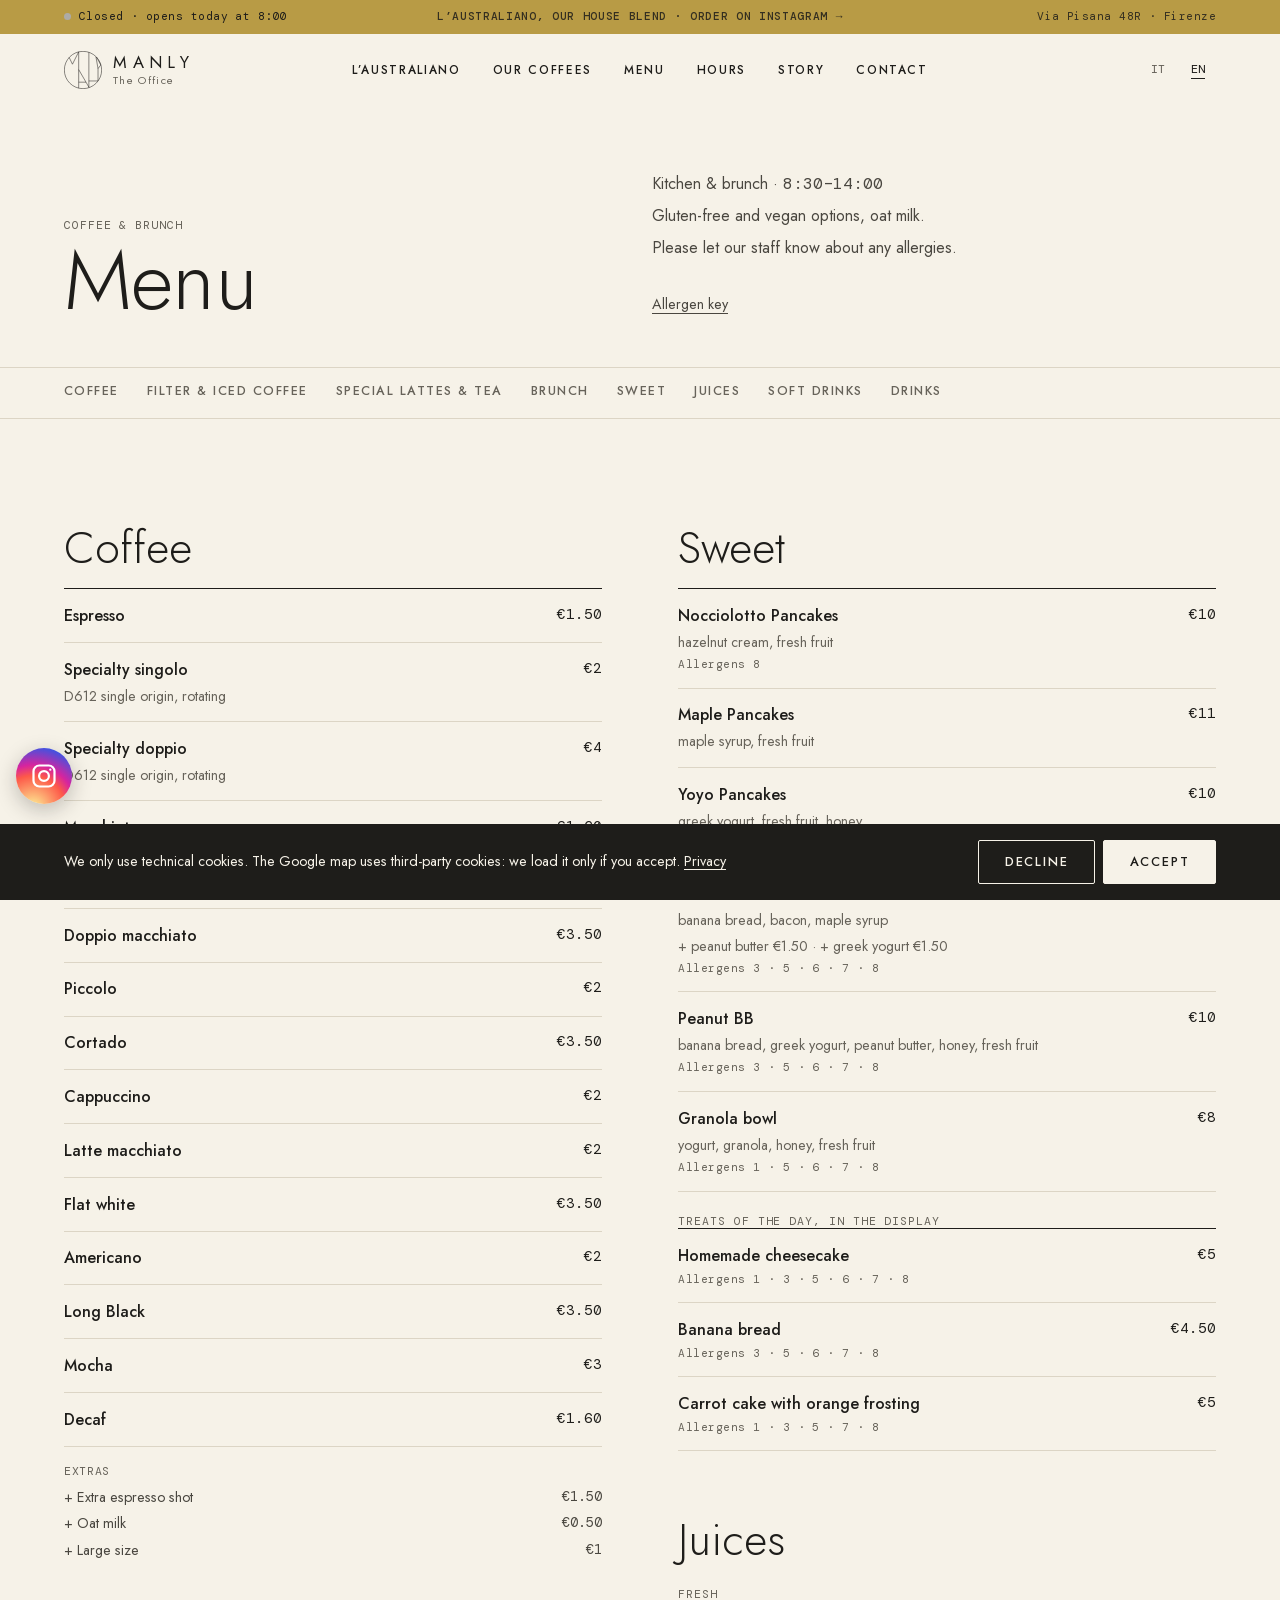
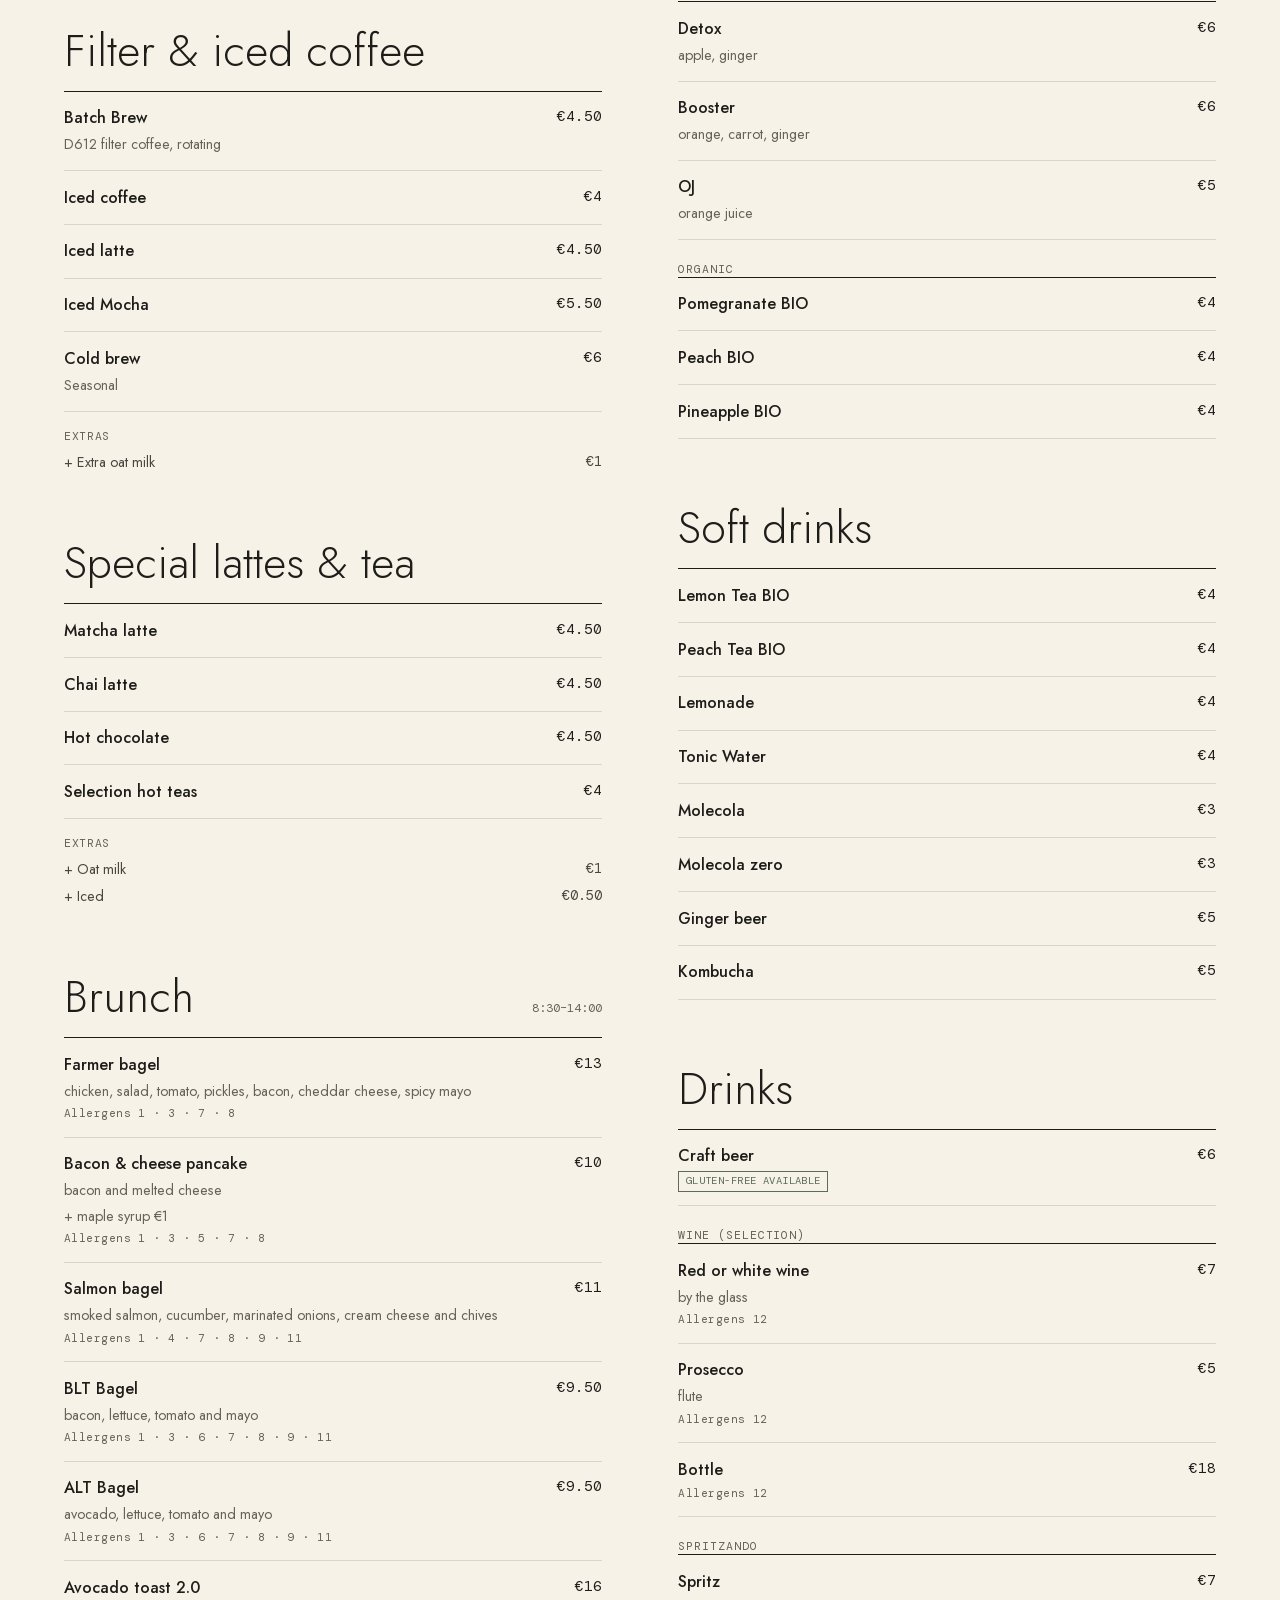
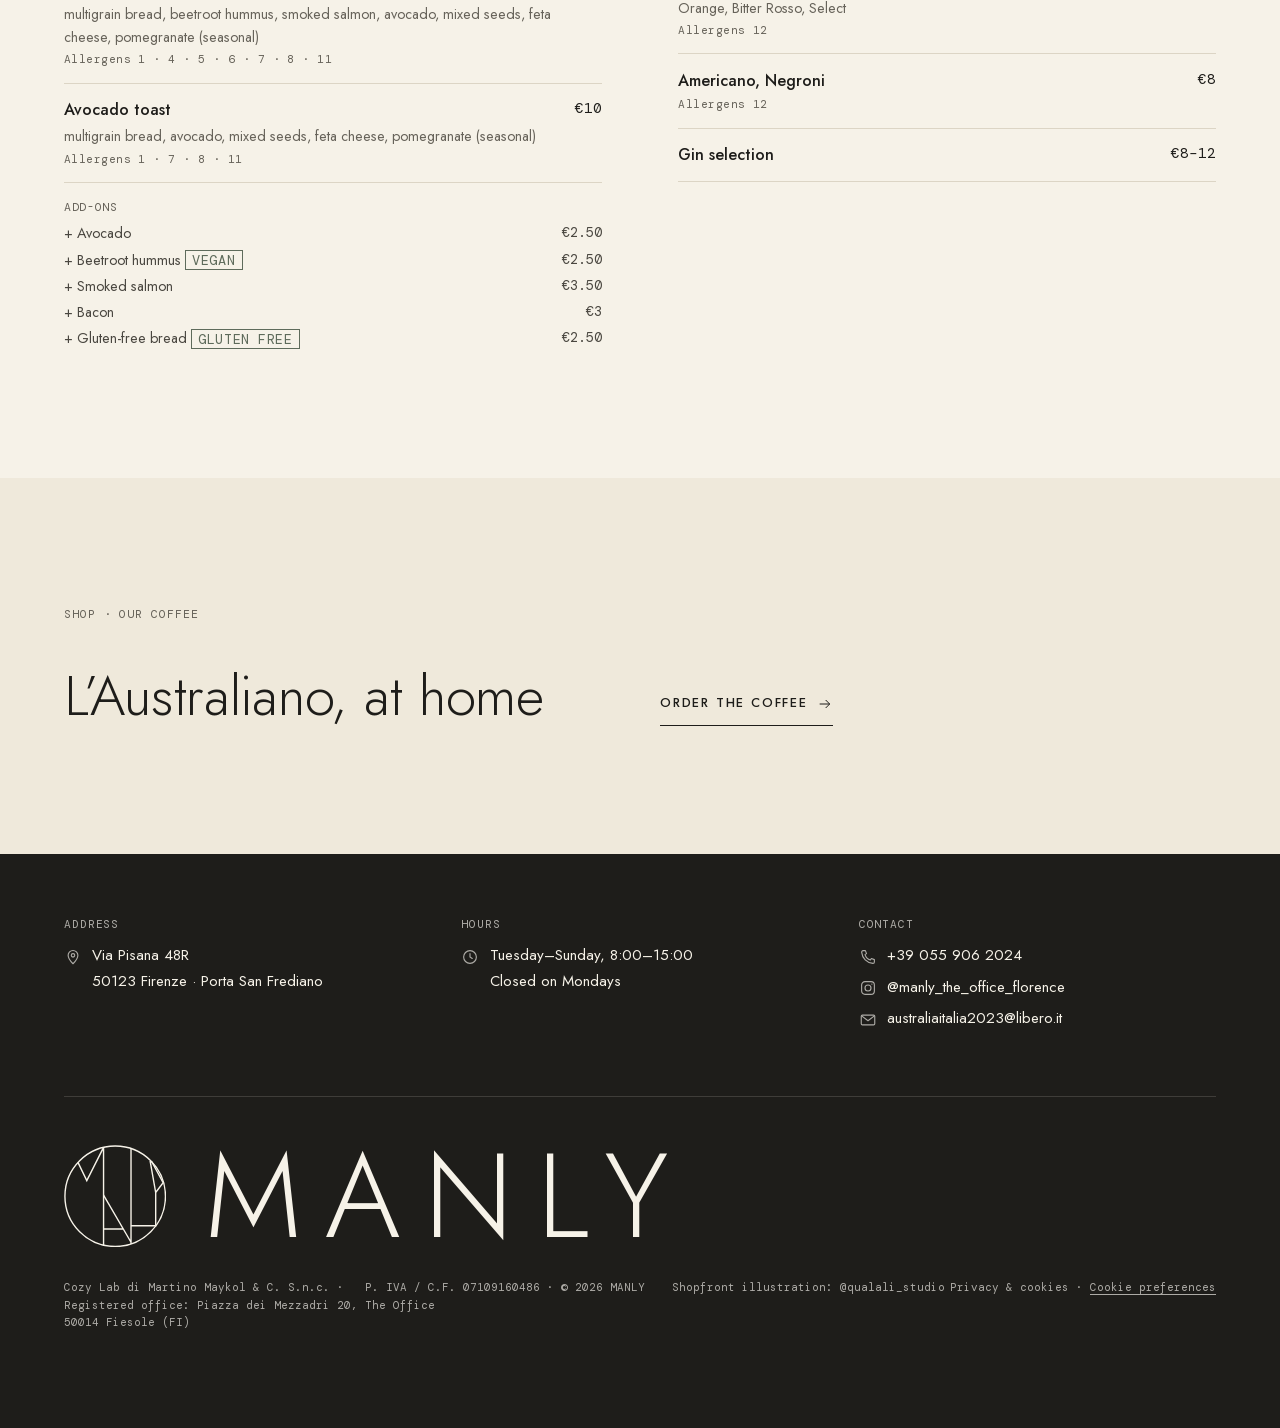
<file: menu.html>
<!doctype html>
<html lang="it">
<head>
  <meta charset="utf-8">
  <script>document.documentElement.classList.add('js')</script>
  <meta name="viewport" content="width=device-width, initial-scale=1, viewport-fit=cover">
  <title>Il menu — MANLY The Office, Firenze</title>
  <meta name="description" content="Caffetteria, brunch, dolci e bar di MANLY The Office, Via Pisana 48R, Firenze.">
  <meta name="theme-color" content="#1E1D1A">
  <link rel="apple-touch-icon" href="img/apple-touch-icon.png">
  <link rel="canonical" href="https://manlytheoffice.it/menu">

  <!-- Vista previa al compartir (WhatsApp, Instagram, Facebook, X) -->
  <meta property="og:type" content="website">
  <meta property="og:site_name" content="MANLY The Office">
  <meta property="og:title" content="Il menu — MANLY The Office, Firenze">
  <meta property="og:description" content="Caffetteria, brunch, dolci e bar di MANLY The Office, Via Pisana 48R, Firenze.">
  <meta property="og:url" content="https://manlytheoffice.it/menu">
  <meta property="og:image" content="https://manlytheoffice.it/img/og-manly.jpg">
  <meta property="og:image:width" content="1200">
  <meta property="og:image:height" content="630">
  <meta property="og:image:alt" content="Illustrazione della vetrina di MANLY The Office, Via Pisana 48R, Firenze">
  <meta property="og:locale" content="it_IT">
  <meta property="og:locale:alternate" content="en_GB">
  <meta name="twitter:card" content="summary_large_image">

  <!-- Ficha para Google: datos del local -->
  <script type="application/ld+json">
  {
    "@context": "https://schema.org",
    "@type": "CafeOrCoffeeShop",
    "@id": "https://manlytheoffice.it/#cafe",
    "name": "MANLY The Office",
    "description": "Specialty coffee in stile australiano e brunch a Firenze, a 2 minuti a piedi da Porta San Frediano.",
    "url": "https://manlytheoffice.it/",
    "image": [
      "https://manlytheoffice.it/img/og-manly.jpg",
      "https://manlytheoffice.it/img/acquerello-vidriera.jpg"
    ],
    "telephone": "+39 055 906 2024",
    "acceptsReservations": true,
    "address": {
      "@type": "PostalAddress",
      "streetAddress": "Via Pisana 48R",
      "postalCode": "50123",
      "addressLocality": "Firenze",
      "addressRegion": "FI",
      "addressCountry": "IT"
    },
    "hasMap": "https://www.google.com/maps/search/?api=1&query=MANLY%20The%20Office%2C%20Via%20Pisana%2048R%2C%2050123%20Firenze",
    "openingHoursSpecification": [
      {
        "@type": "OpeningHoursSpecification",
        "dayOfWeek": [
          "Tuesday",
          "Wednesday",
          "Thursday",
          "Friday",
          "Saturday",
          "Sunday"
        ],
        "opens": "08:00",
        "closes": "15:00"
      }
    ],
    "servesCuisine": [
      "Specialty coffee",
      "Brunch"
    ],
    "hasMenu": "https://manlytheoffice.it/menu",
    "sameAs": [
      "https://www.instagram.com/manly_the_office_florence/"
    ],
    "legalName": "Cozy Lab di Martino Maykol & C. S.n.c.",
    "vatID": "07109160486"
  }
  </script>
  <link rel="icon" href="/favicon.ico" sizes="48x48">
  <link rel="icon" href="/favicon.svg" type="image/svg+xml">
  <link rel="icon" href="/img/favicon-192.png" type="image/png" sizes="192x192">

  <link rel="preconnect" href="https://docs.google.com" crossorigin>
  <link rel="preload" href="assets/fonts/jost-latin.woff2" as="font" type="font/woff2" crossorigin>
  <link rel="stylesheet" href="assets/site.css?v=202611252102">
  <script src="assets/site.js?v=202611252102" defer></script>
  <script src="assets/menu.js?v=202611252102" defer></script>
</head>
<body data-page="menu">
  <a class="skip-link" href="#contenuto" data-i18n="skip">Vai al contenuto</a>

  <svg width="0" height="0" style="position:absolute" aria-hidden="true">
    <symbol id="logo-manly" viewBox="0 0 220 220">
      <g fill="none" stroke="currentColor" stroke-width="3">
        <circle cx="110" cy="110" r="108"/>
        <path d="M30 37.4 L49 76.5 L85 5 V215"/>
        <path d="M85 107.5 L144 209 M85 180.5 H127.4 M144 7.5 V212.5"/>
        <path d="M144 173.5 H197 V102 L185 34 M197 102 L213 81 L188 35"/>
      </g>
    </symbol>
    <symbol id="i-arrow" viewBox="0 0 24 24"><path fill="none" stroke="currentColor" stroke-width="1.5" d="M4 12h15M13 6l6 6-6 6"/></symbol>
    <symbol id="i-phone" viewBox="0 0 24 24"><path fill="none" stroke="currentColor" stroke-width="1.5" stroke-linejoin="round" d="M5.5 3.5h3l1.5 4-2 1.3a11 11 0 0 0 7.2 7.2l1.3-2 4 1.5v3a2 2 0 0 1-2 2A16.5 16.5 0 0 1 3.5 5.5a2 2 0 0 1 2-2z"/></symbol>
    <symbol id="i-mail" viewBox="0 0 24 24"><g fill="none" stroke="currentColor" stroke-width="1.5" stroke-linejoin="round"><rect x="3" y="5.5" width="18" height="13" rx="1.5"/><path d="M3.5 6.5l8.5 6.5 8.5-6.5"/></g></symbol>
    <symbol id="i-instagram" viewBox="0 0 24 24"><g fill="none" stroke="currentColor" stroke-width="1.5"><rect x="3.5" y="3.5" width="17" height="17" rx="4.5"/><circle cx="12" cy="12" r="4"/><circle cx="17.2" cy="6.8" r="0.9" fill="currentColor" stroke="none"/></g></symbol>
    <symbol id="i-pin" viewBox="0 0 24 24"><g fill="none" stroke="currentColor" stroke-width="1.5"><path stroke-linejoin="round" d="M12 21s-6.5-6.1-6.5-11.2a6.5 6.5 0 0 1 13 0C18.5 14.9 12 21 12 21z"/><circle cx="12" cy="9.8" r="2.3"/></g></symbol>
    <symbol id="i-clock" viewBox="0 0 24 24"><g fill="none" stroke="currentColor" stroke-width="1.5"><circle cx="12" cy="12" r="8.5"/><path stroke-linecap="round" d="M12 7.5V12l3 2"/></g></symbol>
    <symbol id="i-star" viewBox="0 0 24 24"><path fill="currentColor" d="M12 3.2l2.6 5.5 6 .7-4.5 4.1 1.2 5.9L12 16.5l-5.3 2.9 1.2-5.9-4.5-4.1 6-.7z"/></symbol>
  </svg>

  <!-- Estado en vivo y dirección -->
  <div class="topbar">
    <div class="wrap topbar__inner">
      <p class="status" data-status aria-live="polite">
        <span class="status__dot" aria-hidden="true"></span>
        <span class="status__text">&nbsp;</span>
      </p>
      <a class="topbar__announce" href="./#shop"><span data-i18n="topbar.announce">L’Australiano, la nostra miscela · Ordina su Instagram</span> →</a>
      <a class="topbar__address" href="#" data-href="maps" target="_blank" rel="noopener">Via Pisana 48R<span class="topbar__city"> · Firenze</span></a>
    </div>
  </div>

  <header class="header">
    <div class="wrap header__inner">
      <button class="burger" type="button" aria-expanded="false" aria-controls="drawer" aria-label="Menu">
        <span class="burger__lines" aria-hidden="true"></span>
        <span class="burger__label" data-i18n="nav.open">Menu</span>
      </button>

      <a class="brand" href="./" aria-label="MANLY The Office">
        <svg aria-hidden="true"><use href="#logo-manly"/></svg>
        <span class="brand__text" aria-hidden="true" translate="no">
          <span class="brand__name">MANLY</span>
          <span class="brand__sub">The Office</span>
        </span>
      </a>

      <nav class="header__nav" aria-label="Sezioni" data-i18n-attr="aria-label:nav.label">
        <a href="./#shop" data-i18n="nav.shop">L’Australiano</a>
        <a href="./#caffe" data-i18n="nav.coffees">I nostri caffè</a>
        <a href="menu.html" data-i18n="nav.menu">Il menu</a>
        <a href="./#visita" data-i18n="nav.hours">Orari</a>
        <a href="./#storia" data-i18n="nav.storyShort">Storia</a>
        <a href="./#contatti" data-i18n="nav.contact">Contatti</a>
      </nav>

      <div class="lang" role="group" aria-label="Lingua" data-i18n-attr="aria-label:lang.label">
        <button type="button" data-lang="it" aria-pressed="true" lang="it">IT</button>
        <button type="button" data-lang="en" aria-pressed="false" lang="en">EN</button>
      </div>
    </div>
  </header>

  <!-- Menú hamburguesa -->
  <div class="drawer" id="drawer" aria-hidden="true">
    <nav class="wrap drawer__nav" aria-label="Navigazione principale" data-i18n-attr="aria-label:nav.label">
      <ol>
        <li><a href="./#shop"><span data-i18n="nav.shop">L’Australiano</span><small data-i18n="nav.shopNote">Shop</small></a></li>
        <li><a href="./#caffe"><span data-i18n="nav.coffees">I nostri caffè</span></a></li>
        <li><a href="menu.html"><span data-i18n="nav.menu">Il menu</span></a></li>
        <li><a href="./#visita"><span data-i18n="nav.visit">Orari e indirizzo</span></a></li>
        <li><a href="./#storia"><span data-i18n="nav.story">La nostra storia</span></a></li>
        <li data-corsi><a href="./#corsi"><span data-i18n="nav.courses">Corsi di latte art</span></a></li>
        <li><a href="./#instagram"><span>Instagram</span></a></li>
        <li><a href="./#contatti"><span data-i18n="nav.contact">Contatti</span></a></li>
      </ol>
    </nav>
    <div class="wrap drawer__info">
      <div>
        <p class="eyebrow" data-i18n="info.visit">Vieni a trovarci</p>
        <p>Via Pisana 48R, 50123 Firenze</p>
        <p><a href="#" data-href="maps" target="_blank" rel="noopener" data-i18n="dove.openMaps">Apri in Google Maps</a></p>
      </div>
      <div>
        <p class="eyebrow" data-i18n="info.hours">Orari</p>
        <p data-i18n="summary.week">Martedì–domenica, 8:00–15:00</p>
        <p data-i18n="summary.monday">Lunedì chiuso</p>
      </div>
      <div>
        <p class="eyebrow" data-i18n="info.contact">Contatti</p>
        <p><a href="#" data-href="tel">+39 055 906 2024</a></p>
        <p><a href="#" data-href="instagram" target="_blank" rel="noopener">@manly_the_office_florence</a><br><a href="mailto:australiaitalia2023@libero.it" data-href="email">australiaitalia2023@libero.it</a></p>
        <p><a href="mailto:australiaitalia2023@libero.it" data-href="email">australiaitalia2023@libero.it</a></p>
      </div>
    </div>
  </div>

  <main id="contenuto">
    <header class="menu-head">
      <div class="wrap menu-head__grid">
        <div>
          <p class="eyebrow" data-i18n="menu.eyebrow">Caffetteria &amp; brunch</p>
          <h1 class="h-xl" data-i18n="menu.title">Il menu</h1>
        </div>
        <div class="menu-head__facts">
          <p><span data-i18n="orari.kitchen">Cucina e brunch</span> · <strong data-kitchen>8:30–14:00</strong></p>
          <p data-i18n="menu.options">Opzioni senza glutine e vegane, latte d’avena.</p>
          <p data-i18n="menu.allergies">Segnalate eventuali allergie al personale.</p>
          <details class="legend">
            <summary data-i18n="menu.legend">Legenda allergeni</summary>
            <ol id="allergen-legend"></ol>
          </details>
        </div>
      </div>
    </header>

    <nav class="menu-nav" aria-label="Sezioni del menu" data-i18n-attr="aria-label:menu.navLabel">
      <div class="wrap"><ul id="menu-nav"></ul></div>
    </nav>

    <div class="wrap menu-list">
      <noscript><p class="closure-note">Per vedere il menu attiva JavaScript, oppure chiedi la carta al banco. · To see the menu, please enable JavaScript or ask for it at the counter.</p></noscript>
      <div class="menu-columns" id="menu-list"></div>
    </div>

    <section class="section visit" aria-labelledby="menu-shop-title">
      <div class="wrap section__head" style="margin-bottom:0">
        <p class="eyebrow" data-i18n="shop.eyebrow">Shop · Il nostro caffè</p>
        <h2 class="h-lg" id="menu-shop-title" data-i18n="menu.shopTitle">L’Australiano, a casa tua</h2>
        <p><a class="link-arrow" href="./#shop"><span data-i18n="menu.shopCta">Ordina il caffè</span><svg aria-hidden="true"><use href="#i-arrow"/></svg></a></p>
      </div>
    </section>
  </main>

  <footer class="footer">
    <div class="wrap">
      <div class="footer__cols">
        <div class="footer__col">
          <h2 data-i18n="footer.visit">Indirizzo</h2>
          <p class="footer__item"><svg class="footer__icon" aria-hidden="true"><use href="#i-pin"/></svg><span>Via Pisana 48R<br>50123 Firenze · Porta San Frediano</span></p>
        </div>
        <div class="footer__col">
          <h2 data-i18n="footer.hours">Orari</h2>
          <p class="footer__item"><svg class="footer__icon" aria-hidden="true"><use href="#i-clock"/></svg><span><span data-i18n="summary.week">Martedì–domenica, 8:00–15:00</span><br><span data-i18n="summary.monday">Lunedì chiuso</span></span></p>
        </div>
        <div class="footer__col">
          <h2 data-i18n="footer.contact">Contatti</h2>
          <p class="footer__item"><svg class="footer__icon" aria-hidden="true"><use href="#i-phone"/></svg><a href="#" data-href="tel">+39 055 906 2024</a></p>
          <p class="footer__item"><svg class="footer__icon" aria-hidden="true"><use href="#i-instagram"/></svg><a href="#" data-href="instagram" target="_blank" rel="noopener">@manly_the_office_florence</a></p>
          <p class="footer__item"><svg class="footer__icon" aria-hidden="true"><use href="#i-mail"/></svg><a href="mailto:australiaitalia2023@libero.it" data-href="email">australiaitalia2023@libero.it</a></p>
        </div>
      </div>

      <div class="footer__mark" aria-hidden="true" translate="no">
        <svg><use href="#logo-manly"/></svg>
        <span>MANLY</span>
      </div>

      <div class="footer__legal">
        <p>Cozy Lab di Martino Maykol &amp; C. S.n.c. · <span data-i18n="footer.seat">Sede legale</span>: Piazza dei Mezzadri 20, 50014 Fiesole (FI)</p>
        <p>P. IVA / C.F. 07109160486 · © <span data-year>2026</span> MANLY The Office</p>
        <p><span data-i18n="footer.art">Illustrazione della vetrina</span>: <a href="https://www.instagram.com/qualali_studio/" target="_blank" rel="noopener">@qualali_studio</a></p>
        <p><a href="privacy.html" data-i18n="footer.privacy">Privacy e cookie</a> · <button type="button" class="footer__link" data-consent-open data-i18n="footer.cookies">Preferenze cookie</button></p>
      </div>
    </div>
  </footer>
</body>
</html>
</file>
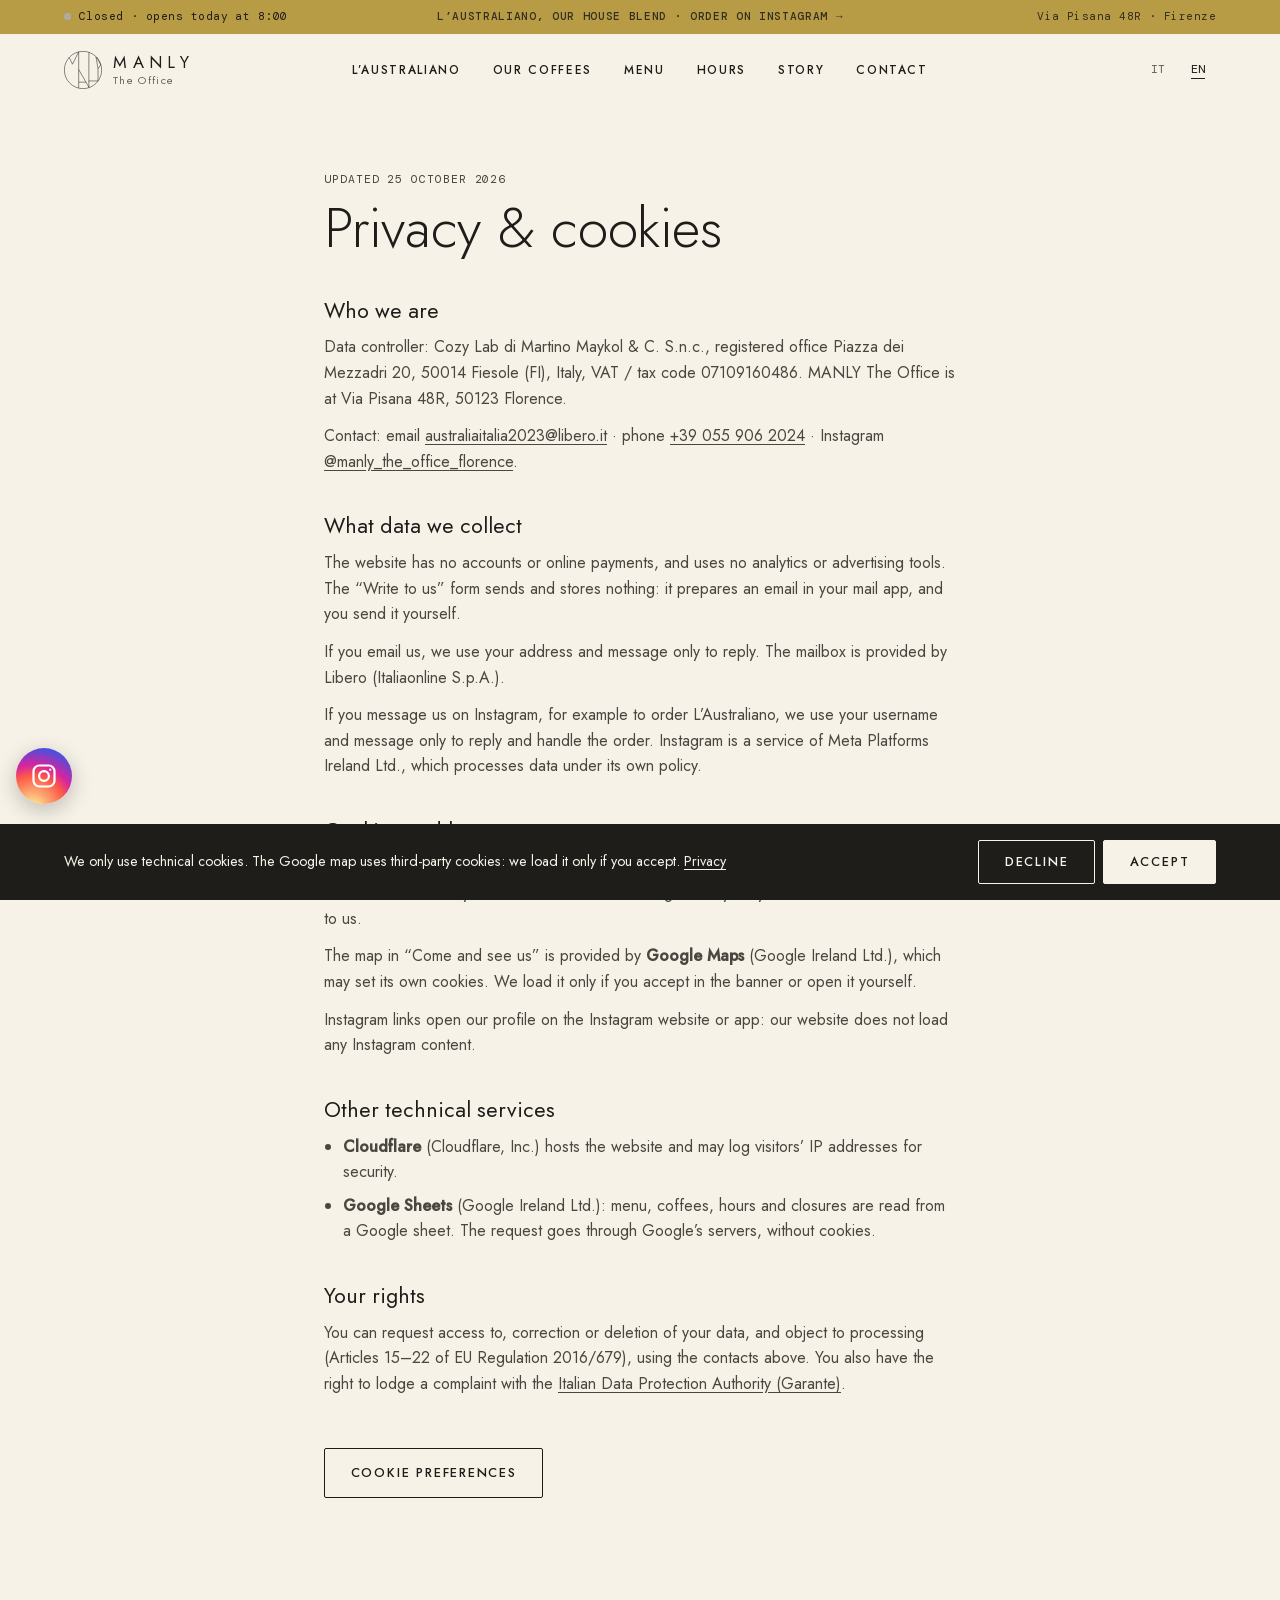
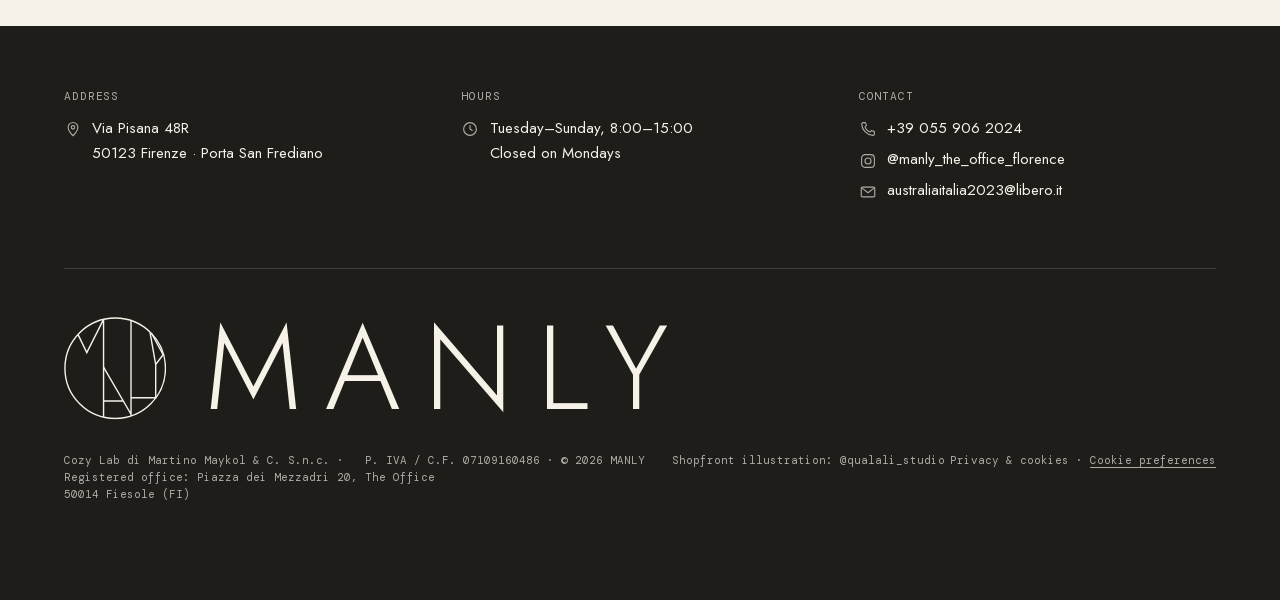
<file: privacy.html>
<!doctype html>
<html lang="it">
<head>
  <meta charset="utf-8">
  <script>document.documentElement.classList.add('js')</script>
  <meta name="viewport" content="width=device-width, initial-scale=1, viewport-fit=cover">
  <title>Privacy e cookie — MANLY The Office</title>
  <meta name="description" content="Informativa sulla privacy e sui cookie del sito di MANLY The Office.">
  <meta name="robots" content="noindex">
  <meta name="theme-color" content="#1E1D1A">
  <link rel="apple-touch-icon" href="img/apple-touch-icon.png">

  <link rel="icon" href="/favicon.ico" sizes="48x48">
  <link rel="icon" href="/favicon.svg" type="image/svg+xml">
  <link rel="icon" href="/img/favicon-192.png" type="image/png" sizes="192x192">

  <link rel="preload" href="assets/fonts/jost-latin.woff2" as="font" type="font/woff2" crossorigin>
  <link rel="stylesheet" href="assets/site.css?v=202611252102">
  <script src="assets/site.js?v=202611252102" defer></script>
</head>
<body data-page="privacy">
  <a class="skip-link" href="#contenuto" data-i18n="skip">Vai al contenuto</a>

  <svg width="0" height="0" style="position:absolute" aria-hidden="true">
    <symbol id="logo-manly" viewBox="0 0 220 220">
      <g fill="none" stroke="currentColor" stroke-width="3">
        <circle cx="110" cy="110" r="108"/>
        <path d="M30 37.4 L49 76.5 L85 5 V215"/>
        <path d="M85 107.5 L144 209 M85 180.5 H127.4 M144 7.5 V212.5"/>
        <path d="M144 173.5 H197 V102 L185 34 M197 102 L213 81 L188 35"/>
      </g>
    </symbol>
    <symbol id="i-arrow" viewBox="0 0 24 24"><path fill="none" stroke="currentColor" stroke-width="1.5" d="M4 12h15M13 6l6 6-6 6"/></symbol>
    <symbol id="i-phone" viewBox="0 0 24 24"><path fill="none" stroke="currentColor" stroke-width="1.5" stroke-linejoin="round" d="M5.5 3.5h3l1.5 4-2 1.3a11 11 0 0 0 7.2 7.2l1.3-2 4 1.5v3a2 2 0 0 1-2 2A16.5 16.5 0 0 1 3.5 5.5a2 2 0 0 1 2-2z"/></symbol>
    <symbol id="i-mail" viewBox="0 0 24 24"><g fill="none" stroke="currentColor" stroke-width="1.5" stroke-linejoin="round"><rect x="3" y="5.5" width="18" height="13" rx="1.5"/><path d="M3.5 6.5l8.5 6.5 8.5-6.5"/></g></symbol>
    <symbol id="i-instagram" viewBox="0 0 24 24"><g fill="none" stroke="currentColor" stroke-width="1.5"><rect x="3.5" y="3.5" width="17" height="17" rx="4.5"/><circle cx="12" cy="12" r="4"/><circle cx="17.2" cy="6.8" r="0.9" fill="currentColor" stroke="none"/></g></symbol>
    <symbol id="i-pin" viewBox="0 0 24 24"><g fill="none" stroke="currentColor" stroke-width="1.5"><path stroke-linejoin="round" d="M12 21s-6.5-6.1-6.5-11.2a6.5 6.5 0 0 1 13 0C18.5 14.9 12 21 12 21z"/><circle cx="12" cy="9.8" r="2.3"/></g></symbol>
    <symbol id="i-clock" viewBox="0 0 24 24"><g fill="none" stroke="currentColor" stroke-width="1.5"><circle cx="12" cy="12" r="8.5"/><path stroke-linecap="round" d="M12 7.5V12l3 2"/></g></symbol>
    <symbol id="i-star" viewBox="0 0 24 24"><path fill="currentColor" d="M12 3.2l2.6 5.5 6 .7-4.5 4.1 1.2 5.9L12 16.5l-5.3 2.9 1.2-5.9-4.5-4.1 6-.7z"/></symbol>
  </svg>

  <!-- Estado en vivo y dirección -->
  <div class="topbar">
    <div class="wrap topbar__inner">
      <p class="status" data-status aria-live="polite">
        <span class="status__dot" aria-hidden="true"></span>
        <span class="status__text">&nbsp;</span>
      </p>
      <a class="topbar__announce" href="./#shop"><span data-i18n="topbar.announce">L’Australiano, la nostra miscela · Ordina su Instagram</span> →</a>
      <a class="topbar__address" href="#" data-href="maps" target="_blank" rel="noopener">Via Pisana 48R<span class="topbar__city"> · Firenze</span></a>
    </div>
  </div>

  <header class="header">
    <div class="wrap header__inner">
      <button class="burger" type="button" aria-expanded="false" aria-controls="drawer" aria-label="Menu">
        <span class="burger__lines" aria-hidden="true"></span>
        <span class="burger__label" data-i18n="nav.open">Menu</span>
      </button>

      <a class="brand" href="./" aria-label="MANLY The Office">
        <svg aria-hidden="true"><use href="#logo-manly"/></svg>
        <span class="brand__text" aria-hidden="true" translate="no">
          <span class="brand__name">MANLY</span>
          <span class="brand__sub">The Office</span>
        </span>
      </a>

      <nav class="header__nav" aria-label="Sezioni" data-i18n-attr="aria-label:nav.label">
        <a href="./#shop" data-i18n="nav.shop">L’Australiano</a>
        <a href="./#caffe" data-i18n="nav.coffees">I nostri caffè</a>
        <a href="menu.html" data-i18n="nav.menu">Il menu</a>
        <a href="./#visita" data-i18n="nav.hours">Orari</a>
        <a href="./#storia" data-i18n="nav.storyShort">Storia</a>
        <a href="./#contatti" data-i18n="nav.contact">Contatti</a>
      </nav>

      <div class="lang" role="group" aria-label="Lingua" data-i18n-attr="aria-label:lang.label">
        <button type="button" data-lang="it" aria-pressed="true" lang="it">IT</button>
        <button type="button" data-lang="en" aria-pressed="false" lang="en">EN</button>
      </div>
    </div>
  </header>

  <!-- Menú hamburguesa -->
  <div class="drawer" id="drawer" aria-hidden="true">
    <nav class="wrap drawer__nav" aria-label="Navigazione principale" data-i18n-attr="aria-label:nav.label">
      <ol>
        <li><a href="./#shop"><span data-i18n="nav.shop">L’Australiano</span><small data-i18n="nav.shopNote">Shop</small></a></li>
        <li><a href="./#caffe"><span data-i18n="nav.coffees">I nostri caffè</span></a></li>
        <li><a href="menu.html"><span data-i18n="nav.menu">Il menu</span></a></li>
        <li><a href="./#visita"><span data-i18n="nav.visit">Orari e indirizzo</span></a></li>
        <li><a href="./#storia"><span data-i18n="nav.story">La nostra storia</span></a></li>
        <li data-corsi><a href="./#corsi"><span data-i18n="nav.courses">Corsi di latte art</span></a></li>
        <li><a href="./#instagram"><span>Instagram</span></a></li>
        <li><a href="./#contatti"><span data-i18n="nav.contact">Contatti</span></a></li>
      </ol>
    </nav>
    <div class="wrap drawer__info">
      <div>
        <p class="eyebrow" data-i18n="info.visit">Vieni a trovarci</p>
        <p>Via Pisana 48R, 50123 Firenze</p>
        <p><a href="#" data-href="maps" target="_blank" rel="noopener" data-i18n="dove.openMaps">Apri in Google Maps</a></p>
      </div>
      <div>
        <p class="eyebrow" data-i18n="info.hours">Orari</p>
        <p data-i18n="summary.week">Martedì–domenica, 8:00–15:00</p>
        <p data-i18n="summary.monday">Lunedì chiuso</p>
      </div>
      <div>
        <p class="eyebrow" data-i18n="info.contact">Contatti</p>
        <p><a href="#" data-href="tel">+39 055 906 2024</a></p>
        <p><a href="#" data-href="instagram" target="_blank" rel="noopener">@manly_the_office_florence</a><br><a href="mailto:australiaitalia2023@libero.it" data-href="email">australiaitalia2023@libero.it</a></p>
        <p><a href="mailto:australiaitalia2023@libero.it" data-href="email">australiaitalia2023@libero.it</a></p>
      </div>
    </div>
  </div>

  <main id="contenuto" class="legal">
    <div class="wrap legal__wrap">
      <article class="lang-it" lang="it">
        <p class="eyebrow">Aggiornata il 25 ottobre 2026</p>
        <h1 class="h-lg">Privacy e cookie</h1>

        <h2>Chi siamo</h2>
        <p>Titolare del trattamento: Cozy Lab di Martino Maykol &amp; C. S.n.c., sede legale Piazza dei Mezzadri 20, 50014 Fiesole (FI), P. IVA / C.F. 07109160486. Il locale MANLY The Office è in Via Pisana 48R, 50123 Firenze.</p>
        <p>Contatti: email <a href="mailto:australiaitalia2023@libero.it">australiaitalia2023@libero.it</a> · telefono <a href="tel:+390559062024">+39 055 906 2024</a> · Instagram <a href="https://www.instagram.com/manly_the_office_florence/" target="_blank" rel="noopener">@manly_the_office_florence</a>.</p>

        <h2>Quali dati raccogliamo</h2>
        <p>Il sito non ha registrazioni né pagamenti online, e non usa strumenti di statistica o di pubblicità. Il modulo «Scrivici» non invia né salva nulla: prepara un’email nella tua app di posta, e sei tu a inviarla.</p>
        <p>Se ci scrivi via email, usiamo il tuo indirizzo e il messaggio solo per risponderti. La casella è gestita da Libero (Italiaonline S.p.A.).</p>
        <p>Se ci scrivi su Instagram, ad esempio per ordinare L’Australiano, usiamo il tuo nome utente e il messaggio solo per risponderti e gestire l’ordine. Instagram è un servizio di Meta Platforms Ireland Ltd., che tratta i dati secondo la propria informativa.</p>

        <h2>Cookie e memoria del browser</h2>
        <p>Il sito salva sul tuo dispositivo solo informazioni tecniche: la lingua scelta, la tua scelta sui cookie e la chiusura del messaggio di contatto. Restano nel tuo browser e non ci vengono inviate.</p>
        <p>La mappa nella sezione «Vieni a trovarci» è fornita da <strong>Google Maps</strong> (Google Ireland Ltd.), che può usare cookie propri. La carichiamo solo se accetti nel banner o se la apri tu.</p>
        <p>I link a Instagram aprono il nostro profilo sul sito o nell’app di Instagram: il nostro sito non carica contenuti di Instagram.</p>

        <h2>Altri servizi tecnici</h2>
        <ul>
          <li><strong>Cloudflare</strong> (Cloudflare, Inc.) ospita il sito e può registrare l’indirizzo IP dei visitatori per motivi di sicurezza.</li>
          <li><strong>Google Sheets</strong> (Google Ireland Ltd.): menu, caffè, orari e chiusure vengono letti da un foglio Google. La richiesta passa dai server di Google, senza cookie.</li>
        </ul>

        <h2>I tuoi diritti</h2>
        <p>Puoi chiedere l’accesso, la rettifica o la cancellazione dei tuoi dati, e opporti al trattamento (artt. 15–22 del Regolamento UE 2016/679), scrivendoci ai contatti sopra. Hai anche diritto di proporre reclamo al <a href="https://www.garanteprivacy.it" target="_blank" rel="noopener">Garante per la protezione dei dati personali</a>.</p>

        <p><button type="button" class="btn btn--outline" data-consent-open>Preferenze cookie</button></p>
      </article>

      <article class="lang-en" lang="en">
        <p class="eyebrow">Updated 25 October 2026</p>
        <h1 class="h-lg">Privacy &amp; cookies</h1>

        <h2>Who we are</h2>
        <p>Data controller: Cozy Lab di Martino Maykol &amp; C. S.n.c., registered office Piazza dei Mezzadri 20, 50014 Fiesole (FI), Italy, VAT / tax code 07109160486. MANLY The Office is at Via Pisana 48R, 50123 Florence.</p>
        <p>Contact: email <a href="mailto:australiaitalia2023@libero.it">australiaitalia2023@libero.it</a> · phone <a href="tel:+390559062024">+39 055 906 2024</a> · Instagram <a href="https://www.instagram.com/manly_the_office_florence/" target="_blank" rel="noopener">@manly_the_office_florence</a>.</p>

        <h2>What data we collect</h2>
        <p>The website has no accounts or online payments, and uses no analytics or advertising tools. The “Write to us” form sends and stores nothing: it prepares an email in your mail app, and you send it yourself.</p>
        <p>If you email us, we use your address and message only to reply. The mailbox is provided by Libero (Italiaonline S.p.A.).</p>
        <p>If you message us on Instagram, for example to order L’Australiano, we use your username and message only to reply and handle the order. Instagram is a service of Meta Platforms Ireland Ltd., which processes data under its own policy.</p>

        <h2>Cookies and browser storage</h2>
        <p>The website only stores technical information on your device: your language, your cookie choice and whether you closed the contact message. It stays in your browser and is not sent to us.</p>
        <p>The map in “Come and see us” is provided by <strong>Google Maps</strong> (Google Ireland Ltd.), which may set its own cookies. We load it only if you accept in the banner or open it yourself.</p>
        <p>Instagram links open our profile on the Instagram website or app: our website does not load any Instagram content.</p>

        <h2>Other technical services</h2>
        <ul>
          <li><strong>Cloudflare</strong> (Cloudflare, Inc.) hosts the website and may log visitors’ IP addresses for security.</li>
          <li><strong>Google Sheets</strong> (Google Ireland Ltd.): menu, coffees, hours and closures are read from a Google sheet. The request goes through Google’s servers, without cookies.</li>
        </ul>

        <h2>Your rights</h2>
        <p>You can request access to, correction or deletion of your data, and object to processing (Articles 15–22 of EU Regulation 2016/679), using the contacts above. You also have the right to lodge a complaint with the <a href="https://www.garanteprivacy.it" target="_blank" rel="noopener">Italian Data Protection Authority (Garante)</a>.</p>

        <p><button type="button" class="btn btn--outline" data-consent-open>Cookie preferences</button></p>
      </article>
    </div>
  </main>

  <footer class="footer">
    <div class="wrap">
      <div class="footer__cols">
        <div class="footer__col">
          <h2 data-i18n="footer.visit">Indirizzo</h2>
          <p class="footer__item"><svg class="footer__icon" aria-hidden="true"><use href="#i-pin"/></svg><span>Via Pisana 48R<br>50123 Firenze · Porta San Frediano</span></p>
        </div>
        <div class="footer__col">
          <h2 data-i18n="footer.hours">Orari</h2>
          <p class="footer__item"><svg class="footer__icon" aria-hidden="true"><use href="#i-clock"/></svg><span><span data-i18n="summary.week">Martedì–domenica, 8:00–15:00</span><br><span data-i18n="summary.monday">Lunedì chiuso</span></span></p>
        </div>
        <div class="footer__col">
          <h2 data-i18n="footer.contact">Contatti</h2>
          <p class="footer__item"><svg class="footer__icon" aria-hidden="true"><use href="#i-phone"/></svg><a href="#" data-href="tel">+39 055 906 2024</a></p>
          <p class="footer__item"><svg class="footer__icon" aria-hidden="true"><use href="#i-instagram"/></svg><a href="#" data-href="instagram" target="_blank" rel="noopener">@manly_the_office_florence</a></p>
          <p class="footer__item"><svg class="footer__icon" aria-hidden="true"><use href="#i-mail"/></svg><a href="mailto:australiaitalia2023@libero.it" data-href="email">australiaitalia2023@libero.it</a></p>
        </div>
      </div>

      <div class="footer__mark" aria-hidden="true" translate="no">
        <svg><use href="#logo-manly"/></svg>
        <span>MANLY</span>
      </div>

      <div class="footer__legal">
        <p>Cozy Lab di Martino Maykol &amp; C. S.n.c. · <span data-i18n="footer.seat">Sede legale</span>: Piazza dei Mezzadri 20, 50014 Fiesole (FI)</p>
        <p>P. IVA / C.F. 07109160486 · © <span data-year>2026</span> MANLY The Office</p>
        <p><span data-i18n="footer.art">Illustrazione della vetrina</span>: <a href="https://www.instagram.com/qualali_studio/" target="_blank" rel="noopener">@qualali_studio</a></p>
        <p><a href="privacy.html" data-i18n="footer.privacy">Privacy e cookie</a> · <button type="button" class="footer__link" data-consent-open data-i18n="footer.cookies">Preferenze cookie</button></p>
      </div>
    </div>
  </footer>
</body>
</html>
</file>
<file: assets/site.css>
/* ==========================================================================
   MANLY The Office — estilos compartidos (index.html y menu.html)
   Paleta tomada de la vidriera de Via Pisana: ocre de la fachada,
   gris de la piedra, verde de las persianas.
   ========================================================================== */

/* Tipografías alojadas en la web (sin Google Fonts). Subconjunto latino: IT/EN. */
@font-face { font-family: "Jost"; font-style: normal; font-weight: 300 500; font-display: swap; src: url("fonts/jost-latin.woff2") format("woff2"); }
@font-face { font-family: "DM Mono"; font-style: normal; font-weight: 400; font-display: swap; src: url("fonts/dmmono-400-latin.woff2") format("woff2"); }
@font-face { font-family: "DM Mono"; font-style: normal; font-weight: 500; font-display: swap; src: url("fonts/dmmono-500-latin.woff2") format("woff2"); }

:root {
  color-scheme: light;

  --paper: #F6F2E8;
  --paper-2: #EFE9DB;
  --ink: #1E1D1A;
  --ink-2: #4A4740;
  --muted: #67635A;
  --line: #DCD5C5;
  --ochre: #DCCE95;
  --ochre-deep: #B89B45;
  --stone: #ADABA6;
  --shutter: #5E6B5B;
  --open: #4F8A4B;
  --closing: #C08A2A;

  --font: "Jost", "Helvetica Neue", Arial, sans-serif;
  --mono: "DM Mono", ui-monospace, "SFMono-Regular", Menlo, monospace;

  --gutter: 20px;
  --max: 1280px;
  --header-h: 60px;
  --topbar-h: 34px;
  --radius: 2px;

  --space-1: 0.5rem;
  --space-2: 1rem;
  --space-3: 1.5rem;
  --space-4: 2.5rem;
  --space-5: 4rem;
  --space-6: 6rem;

  --ease: cubic-bezier(.2, .7, .2, 1);
}

@media (min-width: 768px) {
  :root { --gutter: 40px; --space-6: 8rem; }
}
@media (min-width: 1100px) {
  :root { --gutter: 64px; --header-h: 72px; }
}

/* ===== Base ===== */
*, *::before, *::after { box-sizing: border-box; }
* { margin: 0; }

html {
  -webkit-text-size-adjust: 100%;
  scroll-behavior: smooth;
  scroll-padding-top: calc(var(--header-h) + 16px);
}
@media (prefers-reduced-motion: reduce) { html { scroll-behavior: auto; } }

body {
  background: var(--paper);
  color: var(--ink);
  font-family: var(--font);
  font-size: 1rem;
  font-weight: 400;
  line-height: 1.6;
  -webkit-font-smoothing: antialiased;
  text-rendering: optimizeLegibility;
}
body.is-locked { overflow: hidden; }

img, svg, video { display: block; max-width: 100%; }
/* <picture> solo elige el formato (WebP o JPG): no debe generar caja propia */
picture { display: contents; }
a { color: inherit; }
button { font: inherit; color: inherit; }
h1, h2, h3, h4 { font-weight: 400; line-height: 1.1; }

:focus-visible { outline: 2px solid var(--ink); outline-offset: 3px; }

.sr-only {
  position: absolute; width: 1px; height: 1px; padding: 0; margin: -1px;
  overflow: hidden; clip: rect(0 0 0 0); white-space: nowrap; border: 0;
}

.skip-link {
  position: absolute; left: var(--gutter); top: -100px; z-index: 200;
  padding: 0.6rem 1rem; background: var(--ink); color: var(--paper);
}
.skip-link:focus { top: 8px; }

.wrap {
  width: 100%;
  max-width: var(--max);
  margin-inline: auto;
  padding-inline: max(var(--gutter), env(safe-area-inset-left)) max(var(--gutter), env(safe-area-inset-right));
}

/* ===== Tipografía utilitaria ===== */
.eyebrow {
  font-family: var(--mono);
  font-size: 0.72rem;
  letter-spacing: 0.08em;
  text-transform: uppercase;
  color: var(--muted);
}
.mono { font-family: var(--mono); }

.h-xl {
  font-size: clamp(2.6rem, 1.6rem + 4.5vw, 5.6rem);
  font-weight: 300;
  letter-spacing: -0.01em;
}
.h-lg {
  font-size: clamp(2rem, 1.4rem + 2.6vw, 3.6rem);
  font-weight: 300;
  letter-spacing: -0.005em;
}
.h-md {
  font-size: clamp(1.35rem, 1.1rem + 1vw, 1.9rem);
  font-weight: 400;
}

.lead {
  font-size: clamp(1.05rem, 0.95rem + 0.4vw, 1.3rem);
  font-weight: 300;
  line-height: 1.55;
  color: var(--ink-2);
}

/* ===== Botones ===== */
.btn {
  display: inline-flex;
  align-items: center;
  justify-content: center;
  gap: 0.6rem;
  min-height: 50px;
  padding: 0 1.6rem;
  border: 1px solid var(--ink);
  border-radius: var(--radius);
  background: var(--ink);
  color: var(--paper);
  font-size: 0.8rem;
  font-weight: 500;
  letter-spacing: 0.14em;
  text-transform: uppercase;
  text-decoration: none;
  white-space: nowrap;
  cursor: pointer;
  transition: background-color .25s, color .25s, border-color .25s;
}
.btn svg { width: 16px; height: 16px; flex: none; }
.btn--outline { background: transparent; color: var(--ink); }
.btn--block { width: 100%; }
@media (hover: hover) {
  .btn:hover { background: transparent; color: var(--ink); }
  .btn--outline:hover { background: var(--ink); color: var(--paper); }
}

.link-arrow {
  display: inline-flex;
  align-items: center;
  gap: 0.6rem;
  min-height: 44px;
  font-size: 0.8rem;
  font-weight: 500;
  letter-spacing: 0.14em;
  text-transform: uppercase;
  text-decoration: none;
  border-bottom: 1px solid currentColor;
}
.link-arrow svg { width: 16px; height: 16px; transition: transform .25s var(--ease); }
@media (hover: hover) { .link-arrow:hover svg { transform: translateX(4px); } }

/* ===== Barra superior (estado + dirección) ===== */
.topbar {
  background: var(--ochre-deep);
  color: var(--ink);
  font-family: var(--mono);
  font-size: 0.7rem;
  letter-spacing: 0.04em;
}
.topbar__inner {
  display: grid;
  grid-template-columns: 1fr auto 1fr;
  align-items: center;
  gap: 1rem;
  min-height: var(--topbar-h);
  padding-top: env(safe-area-inset-top);
}
.topbar a { text-decoration: none; opacity: .85; white-space: nowrap; }
.topbar__address { justify-self: end; }
.topbar__announce { font-weight: 500; letter-spacing: 0.06em; text-transform: uppercase; }
@media (max-width: 899px) {
  .topbar__inner { grid-template-columns: 1fr auto; }
  .topbar__announce { display: none; }
}
.topbar .status { white-space: nowrap; min-width: 0; }
@media (max-width: 420px) {
  .topbar { font-size: 0.66rem; letter-spacing: 0; }
  .topbar__city { display: none; }
}
@media (hover: hover) { .topbar a:hover { opacity: 1; } }

.status { display: inline-flex; align-items: center; gap: 0.5rem; }
.status__dot {
  width: 7px; height: 7px; border-radius: 50%;
  background: var(--stone);
  flex: none;
}
.status[data-state="open"] .status__dot { background: #7FC27A; box-shadow: 0 0 0 3px rgba(127, 194, 122, .25); }
.status[data-state="closing"] .status__dot { background: #E5B04F; box-shadow: 0 0 0 3px rgba(229, 176, 79, .25); }

/* ===== Header ===== */
.header {
  position: sticky;
  top: 0;
  z-index: 100;
  background: var(--paper);
  border-bottom: 1px solid transparent;
  transition: border-color .3s;
}
.header.is-scrolled { border-bottom-color: var(--line); }

/* Inicio: header transparente sobre el ocre del hero; sólido al bajar o con el menú abierto */
.header--overlay { transition: background-color .3s, border-color .3s; }
.header--overlay:not(.is-scrolled) {
  background: color-mix(in srgb, var(--ochre) 72%, transparent);
  -webkit-backdrop-filter: blur(10px) saturate(1.1);
  backdrop-filter: blur(10px) saturate(1.1);
}
.is-locked .header--overlay { background: var(--paper); }
.header--overlay:not(.is-scrolled) .brand__sub,
.header--overlay:not(.is-scrolled) .lang button:not([aria-pressed="true"]) { color: var(--ink-2); }
.header--overlay + .drawer + main .hero { margin-top: calc(-1 * var(--header-h)); }

/* Links visibles en escritorio (como D612); la hamburguesa queda para celular */
.header__nav { display: none; }
@media (min-width: 1100px) {
  .header__inner { grid-template-columns: auto 1fr auto; gap: var(--space-4); }
  .header .burger { display: none; }
  .header__nav {
    display: flex;
    justify-content: center;
    gap: clamp(1.25rem, 2.5vw, 2.5rem);
  }
  .header__nav a {
    position: relative;
    padding-block: 0.4rem;
    font-size: 0.74rem;
    font-weight: 500;
    letter-spacing: 0.14em;
    text-transform: uppercase;
    text-decoration: none;
    white-space: nowrap;
  }
  .header__nav a::after {
    content: "";
    position: absolute;
    left: 0;
    right: 0;
    bottom: 0;
    height: 1px;
    background: currentColor;
    transform: scaleX(0);
    transform-origin: left;
    transition: transform .3s var(--ease);
  }
  .header__nav a:hover::after,
  .header__nav a:focus-visible::after { transform: scaleX(1); }
}
.header__inner {
  display: grid;
  grid-template-columns: 1fr auto 1fr;
  align-items: center;
  height: var(--header-h);
}

.burger {
  justify-self: start;
  display: inline-flex;
  align-items: center;
  gap: 0.75rem;
  min-height: 44px;
  padding: 0;
  border: 0;
  background: none;
  cursor: pointer;
  font-size: 0.75rem;
  font-weight: 500;
  letter-spacing: 0.14em;
  text-transform: uppercase;
}
.burger__lines { position: relative; width: 24px; height: 12px; }
.burger__lines::before,
.burger__lines::after {
  content: "";
  position: absolute;
  left: 0;
  width: 100%;
  height: 1.5px;
  background: currentColor;
  transition: transform .35s var(--ease), top .35s var(--ease);
}
.burger__lines::before { top: 0; }
.burger__lines::after { top: 10px; }
.burger[aria-expanded="true"] .burger__lines::before { top: 5px; transform: rotate(45deg); }
.burger[aria-expanded="true"] .burger__lines::after { top: 5px; transform: rotate(-45deg); }
.burger__label { display: none; }
@media (min-width: 768px) { .burger__label { display: inline; } }

.brand {
  display: flex;
  align-items: center;
  gap: 0.7rem;
  text-decoration: none;
}
.brand svg { width: 32px; height: 32px; }
.brand__text {
  display: flex;
  flex-direction: column;
  line-height: 1;
}
.brand__name { font-size: 1.05rem; font-weight: 400; letter-spacing: 0.32em; margin-right: -0.32em; }
.brand__sub { margin-top: 0.25rem; font-size: 0.68rem; letter-spacing: 0.12em; color: var(--muted); }
@media (min-width: 1100px) { .brand svg { width: 38px; height: 38px; } }

.lang {
  justify-self: end;
  display: flex;
  gap: 0.25rem;
  font-family: var(--mono);
  font-size: 0.75rem;
}
.lang button {
  min-width: 36px;
  min-height: 40px;
  padding: 0 0.3rem;
  border: 0;
  background: none;
  color: var(--muted);
  cursor: pointer;
}
.lang button[aria-pressed="true"] { color: var(--ink); text-decoration: underline; text-underline-offset: 5px; }

/* ===== Menú hamburguesa ===== */
.drawer {
  position: fixed;
  inset: 0;
  z-index: 90;
  display: flex;
  flex-direction: column;
  padding-top: calc(var(--header-h) + var(--topbar-h) + env(safe-area-inset-top));
  background: var(--paper);
  overflow-y: auto;
  visibility: hidden;
  opacity: 0;
  transition: opacity .35s var(--ease), visibility 0s linear .35s;
}
.drawer.is-open {
  visibility: visible;
  opacity: 1;
  transition: opacity .35s var(--ease), visibility 0s;
}
.drawer__nav { flex: 1; padding-block: var(--space-4); }
.drawer__nav ol { padding: 0; list-style: none; counter-reset: nav; }
.drawer__nav li { counter-increment: nav; border-top: 1px solid var(--line); }
.drawer__nav li:last-child { border-bottom: 1px solid var(--line); }
.drawer__nav a {
  display: flex;
  align-items: baseline;
  gap: 1.25rem;
  padding-block: 1rem;
  font-size: clamp(1.9rem, 1.3rem + 3vw, 3.4rem);
  font-weight: 300;
  line-height: 1.1;
  text-decoration: none;
}
.drawer__nav a::before {
  content: counter(nav, decimal-leading-zero);
  font-family: var(--mono);
  font-size: 0.75rem;
  color: var(--muted);
  transform: translateY(-0.4em);
}
.drawer__nav a small {
  margin-left: auto;
  font-family: var(--mono);
  font-size: 0.72rem;
  color: var(--muted);
}
@media (hover: hover) { .drawer__nav a:hover { color: var(--ochre-deep); } }

.drawer__nav li {
  opacity: 0;
  transform: translateY(12px);
  transition: opacity .5s var(--ease), transform .5s var(--ease);
}
.drawer.is-open .drawer__nav li { opacity: 1; transform: none; }
.drawer.is-open .drawer__nav li:nth-child(2) { transition-delay: .05s; }
.drawer.is-open .drawer__nav li:nth-child(3) { transition-delay: .1s; }
.drawer.is-open .drawer__nav li:nth-child(4) { transition-delay: .15s; }
.drawer.is-open .drawer__nav li:nth-child(5) { transition-delay: .2s; }
.drawer.is-open .drawer__nav li:nth-child(6) { transition-delay: .25s; }
.drawer.is-open .drawer__nav li:nth-child(7) { transition-delay: .3s; }
.drawer.is-open .drawer__nav li:nth-child(8) { transition-delay: .35s; }

.drawer__info {
  display: grid;
  gap: var(--space-3);
  padding-block: var(--space-3) calc(var(--space-4) + env(safe-area-inset-bottom));
  font-size: 0.9rem;
}
.drawer__info p { color: var(--ink-2); }
.drawer__info a { text-decoration: none; border-bottom: 1px solid var(--line); }
@media (min-width: 768px) { .drawer__info { grid-template-columns: repeat(3, 1fr); } }

/* ===== Secciones ===== */
.section { padding-block: var(--space-6); }
.section__head {
  display: grid;
  gap: var(--space-2);
  margin-bottom: var(--space-5);
}
.section__head .lead { max-width: 52ch; }
@media (min-width: 900px) {
  .section__head {
    grid-template-columns: 1fr 1fr;
    align-items: end;
    gap: var(--space-4);
  }
  .section__head .eyebrow { grid-column: 1 / -1; }
}

/* ===== Hero ===== */
.hero {
  display: grid;
  background: var(--ochre);
}
.hero__media {
  position: relative;
  /* Nunca menos de 100vw visibles bajo el header: con la ilustración a todo el ancho
     (proporción 1008×1390) eso deja siempre a la vista el cartel MANLY y la firma,
     sin depender de cómo calcula cada navegador el alto de pantalla. */
  height: calc(max(clamp(300px, 54vh, 620px), 100vw) + var(--header-h));
  height: calc(max(clamp(300px, 54svh, 620px), 100vw) + var(--header-h));
  overflow: hidden;
  margin: 0;
}
/* Anclada abajo: así siempre se ve la firma de la autora (esquina inferior derecha) */
.hero__media img {
  width: 100%;
  height: 100%;
  object-fit: cover;
  object-position: 50% 100%;
  transform-origin: 50% 100%;
}
.hero__art { display: block; height: 100%; color: inherit; }
.hero__credit {
  position: absolute;
  left: var(--gutter);
  bottom: 0.9rem;
  display: inline-flex;
  align-items: center;
  gap: 0.4rem;
  padding: 0.35rem 0.6rem;
  background: rgba(246, 242, 232, .92);
  font-family: var(--mono);
  font-size: 0.66rem;
  letter-spacing: 0.04em;
  color: var(--ink);
}
.hero__credit svg { width: 12px; height: 12px; transform: rotate(-45deg); transition: transform .25s var(--ease); }
@media (hover: hover) { .hero__art:hover .hero__credit svg { transform: rotate(-45deg) translateX(3px); } }
.hero__panel {
  display: flex;
  flex-direction: column;
  justify-content: center;
  gap: var(--space-2);
  padding: var(--space-3) var(--gutter) var(--space-4);
}
.hero__title {
  display: flex;
  flex-direction: column;
  font-weight: 300;
  line-height: 0.95;
}
.hero__title span:first-child {
  font-size: clamp(2.8rem, 1.6rem + 6vw, 6.4rem);
  letter-spacing: 0.22em;
  margin-right: -0.22em;
}
/* Bandera de Australia junto a MANLY: arriba, a la altura de las mayúsculas, plana y con colores apagados */
.hero__flag {
  display: inline-block;
  width: 0.66em;
  height: 0.33em;
  margin-left: 0.08em; /* + el letter-spacing de la Y: mismo aire que entre letras */
  vertical-align: 0.37em;
  border-radius: 2px;
}
.hero__title span:last-child {
  margin-top: 0.4rem;
  font-size: clamp(1.1rem, 0.9rem + 1vw, 1.7rem);
  letter-spacing: 0.08em;
}
.hero__lead { max-width: 34ch; font-size: 1.02rem; font-weight: 400; color: var(--ink-2); }
.hero__actions { display: flex; flex-wrap: wrap; gap: 0.6rem; }
.hero__actions .btn { flex: 1 1 140px; }
.hero__rating {
  display: inline-flex;
  align-items: center;
  gap: 0.4rem;
  font-family: var(--mono);
  font-size: 0.72rem;
  color: var(--ink-2);
  text-decoration: none;
}
.hero__rating svg { width: 12px; height: 12px; }

@media (max-width: 767px) {
  .hero__panel { gap: 0.6rem; padding-top: 1rem; }
  .hero__title span:first-child { font-size: 2.5rem; }
  .hero__title span:last-child { margin-top: 0.25rem; }
  .hero__panel > .eyebrow { display: none; }
  .hero__lead { font-size: 0.95rem; }
  .hero__actions .btn { min-height: 46px; padding-inline: 1rem; }
}

@media (min-width: 900px) {
  .hero {
    grid-template-columns: 1fr 1fr;
    min-height: min(calc(100svh - var(--topbar-h)), 980px);
  }
  /* La columna la define el hero; la imagen la llena sin estirarlo */
  .hero__media { height: auto; min-height: 0; }
  .hero__art { position: absolute; inset: 0; }
  .hero__panel { padding: calc(var(--space-5) + var(--header-h)) var(--gutter) var(--space-5); gap: var(--space-3); }
  .hero__actions .btn { flex: 0 0 auto; }
}

/* ===== Producto: L’Australiano ===== */
/* minmax(0, 1fr): la columna no se ensancha por el contenido (si no, en celular se pasaba del margen) */
.product__grid { display: grid; grid-template-columns: minmax(0, 1fr); gap: var(--space-4); }
.product__media {
  position: relative;
  aspect-ratio: 4 / 5;
  margin: 0;
  overflow: hidden;
  background: var(--paper-2);
}
.product__media img { width: 100%; height: 100%; object-fit: cover; }
/* Etiqueta: se muestra entera, con el marrón de la etiqueta como fondo */
.product__media--label { aspect-ratio: 1284 / 1400; background: #6B4C20; }
.product__tag {
  position: absolute;
  left: 1rem;
  top: 1rem;
  padding: 0.35rem 0.6rem;
  background: var(--paper);
  font-family: var(--mono);
  font-size: 0.68rem;
  letter-spacing: 0.06em;
  text-transform: uppercase;
}

.product__info { display: flex; flex-direction: column; gap: var(--space-3); }
.product__name { font-size: clamp(2.4rem, 1.6rem + 3.5vw, 4.4rem); font-weight: 300; line-height: 1; }
.product__by { font-family: var(--mono); font-size: 0.78rem; color: var(--muted); }

.specs {
  display: grid;
  border-top: 1px solid var(--line);
}
.specs div {
  display: grid;
  grid-template-columns: 7.5rem 1fr;
  gap: 1rem;
  padding-block: 0.8rem;
  border-bottom: 1px solid var(--line);
}
.specs dt {
  font-family: var(--mono);
  font-size: 0.72rem;
  letter-spacing: 0.06em;
  text-transform: uppercase;
  color: var(--muted);
  padding-top: 0.15rem;
}
.specs dd { margin: 0; }

.ratio { display: flex; height: 4px; margin-top: 0.55rem; background: var(--line); }
.ratio span:first-child { width: 80%; background: var(--ink); }
.ratio span:last-child { width: 20%; background: var(--ochre-deep); }

.choice { min-width: 0; padding: 0; margin: 0; border: 0; }
.choice legend,
.qty__label {
  margin-bottom: 0.6rem;
  font-family: var(--mono);
  font-size: 0.72rem;
  letter-spacing: 0.06em;
  text-transform: uppercase;
  color: var(--muted);
}
.choice__options { display: grid; grid-template-columns: 1fr 1fr; gap: 0.5rem; }
.opt { position: relative; cursor: pointer; }
.opt input { position: absolute; opacity: 0; width: 1px; height: 1px; }
.opt__box {
  display: flex;
  align-items: center;
  justify-content: space-between;
  gap: 0.5rem;
  min-height: 52px;
  padding: 0 1rem;
  border: 1px solid var(--line);
  border-radius: var(--radius);
  transition: border-color .2s, background-color .2s;
}
.opt__main { font-weight: 500; }
.opt__sub { font-family: var(--mono); font-size: 0.78rem; color: var(--muted); }
.opt input:checked + .opt__box { border-color: var(--ink); background: var(--ink); color: var(--paper); }
.opt input:checked + .opt__box .opt__sub { color: var(--stone); }
.opt input:focus-visible + .opt__box { outline: 2px solid var(--ink); outline-offset: 2px; }

.buy {
  display: grid;
  grid-template-columns: auto minmax(0, 1fr);
  gap: 0.75rem;
  align-items: stretch;
}
/* En celulares angostos el texto del botón entra en una línea; si no, pasa a dos sin salirse */
.buy .btn { padding-inline: 1rem; letter-spacing: 0.1em; white-space: normal; text-align: center; line-height: 1.3; }
@media (max-width: 400px) { .qty button { width: 40px; } }
.qty__label { display: block; }
.qty {
  display: flex;
  align-items: center;
  border: 1px solid var(--line);
  border-radius: var(--radius);
}
.qty button {
  width: 46px;
  min-height: 50px;
  border: 0;
  background: none;
  font-size: 1.2rem;
  cursor: pointer;
}
.qty button:disabled { opacity: .3; cursor: default; }
.qty output { min-width: 2ch; text-align: center; font-family: var(--mono); }

.total {
  display: flex;
  align-items: baseline;
  justify-content: space-between;
  padding-block: 0.6rem;
  border-top: 1px solid var(--line);
}
.total output {
  font-family: var(--mono);
  font-size: 1.6rem;
  font-weight: 400;
}
.total output.bump { display: inline-block; animation: bump .35s var(--ease); }
@keyframes bump { 40% { transform: translateY(-3px); } }

.product__fine { font-size: 0.85rem; color: var(--muted); }
.product__preview {
  font-size: 0.85rem;
  color: var(--muted);
  border-left: 2px solid var(--ochre-deep);
  padding-left: 0.8rem;
}
.product__preview q { color: var(--ink-2); }

@media (min-width: 900px) {
  .product__grid {
    grid-template-columns: 1.05fr 1fr;
    gap: clamp(3rem, 7vw, 7rem);
    align-items: start;
  }
  .product__media { position: sticky; top: calc(var(--header-h) + 24px); }
}

/* ===== Cinta ===== */
.marquee {
  overflow: hidden;
  background: var(--ochre);
  border-block: 1px solid rgba(30, 29, 26, .12);
}
.marquee__track {
  display: flex;
  width: max-content;
  animation: marquee 40s linear infinite;
}
.marquee__track span {
  padding: 1rem 0;
  padding-right: 2.5rem;
  font-size: 0.85rem;
  font-weight: 500;
  letter-spacing: 0.22em;
  text-transform: uppercase;
  white-space: nowrap;
}
@keyframes marquee { to { transform: translateX(-50%); } }

/* ===== Al banco ===== */
.cards { display: grid; gap: var(--space-4); }
.card { display: grid; gap: var(--space-2); }
.card__media {
  position: relative;
  aspect-ratio: 4 / 5;
  margin: 0;
  overflow: hidden;
  background: var(--paper-2);
}
.card__media img {
  width: 100%;
  height: 100%;
  object-fit: cover;
  transition: transform 1.2s var(--ease);
}
@media (hover: hover) { .card:hover .card__media img { transform: scale(1.04); } }
.card__head { display: flex; align-items: baseline; justify-content: space-between; gap: 1rem; }
.card__meta { font-family: var(--mono); font-size: 0.75rem; color: var(--muted); }
.card p { color: var(--ink-2); }
.offer__more { margin-top: var(--space-5); }

@media (min-width: 768px) {
  .cards { grid-template-columns: 1fr 1fr; gap: var(--space-3); }
}

/* ===== Orari e indirizzo ===== */
.visit { background: var(--paper-2); }
/* minmax(0, 1fr): los botones largos no ensanchan la columna (en celular se pasaba del margen) */
.visit__grid { display: grid; grid-template-columns: minmax(0, 1fr); gap: var(--space-3); }
.visit__col-head { display: grid; gap: var(--space-1); }
.visit__col-head--walk { margin-top: var(--space-4); }
.visit__place .place { margin-top: 0; }

.hours { padding: 0; list-style: none; border-top: 1px solid var(--line); }
.hours li {
  display: flex;
  justify-content: space-between;
  gap: 1rem;
  padding: 0.8rem 0;
  border-bottom: 1px solid var(--line);
}
.hours__time { font-family: var(--mono); font-size: 0.9rem; }
.hours .is-closed .hours__time { color: var(--muted); }
.hours .is-today { font-weight: 500; }
.hours .is-today .hours__day::after {
  content: attr(data-today);
  margin-left: 0.6rem;
  padding: 0.1rem 0.4rem;
  background: var(--ink);
  color: var(--paper);
  font-family: var(--mono);
  font-size: 0.62rem;
  font-weight: 400;
  letter-spacing: 0.06em;
  text-transform: uppercase;
  vertical-align: 0.15em;
}
.hours__kitchen {
  display: flex;
  justify-content: space-between;
  margin-top: var(--space-2);
  font-size: 0.9rem;
  color: var(--muted);
}
.hours__kitchen strong { font-family: var(--mono); font-weight: 400; color: var(--ink); }

.place { font-style: normal; display: grid; gap: 0.25rem; margin-block: var(--space-4) var(--space-3); }
.place__street { font-size: clamp(1.6rem, 1.2rem + 1.6vw, 2.4rem); font-weight: 300; line-height: 1.15; }
.place__area { color: var(--muted); }
.place__walk { margin-top: 0.35rem; font-family: var(--mono); font-size: 0.78rem; letter-spacing: 0.04em; color: var(--ink-2); }
.place__actions { display: flex; flex-wrap: wrap; gap: 0.6rem; }
.place__actions .btn { flex: 1 1 180px; }

/* Prenotazioni */
.reserve {
  display: grid;
  gap: var(--space-1);
  margin-top: var(--space-4);
  padding-top: var(--space-3);
  border-top: 1px solid var(--line);
}
.reserve__text { color: var(--ink-2); }
.reserve__actions { display: flex; flex-wrap: wrap; gap: 0.6rem; margin-top: var(--space-1); }
.reserve__actions .btn { flex: 1 1 180px; }

/* Tempi a piedi: un percorso verticale che finisce al locale */
.walk { display: grid; gap: var(--space-2); }
.walk__head { display: grid; gap: var(--space-1); align-content: start; }
.walk__lead { max-width: 46ch; color: var(--ink-2); }
.walk__note { font-size: 0.85rem; color: var(--muted); }
.walk__route { list-style: none; margin: 0 0 var(--space-1); padding: 0; position: relative; border-top: 1px solid var(--line); }
/* La línea del recorrido, de punto a punto */
.walk__route::before {
  content: "";
  position: absolute;
  left: 5px;
  top: 1.4rem;
  bottom: 1.4rem;
  border-left: 2px dotted var(--ochre-deep);
}
.walk__stop > a,
.walk__stop--end {
  position: relative;
  display: flex;
  align-items: baseline;
  justify-content: space-between;
  gap: var(--space-2);
  padding: 0.7rem 0 0.7rem 1.75rem;
  color: inherit;
  text-decoration: none;
  border-bottom: 1px solid var(--line);
}
.walk__stop > a::before,
.walk__stop--end::before {
  content: "";
  position: absolute;
  left: 0;
  top: 50%;
  width: 12px;
  height: 12px;
  margin-top: -6px;
  border-radius: 50%;
  background: var(--paper-2);
  border: 2px solid var(--ochre-deep);
}
.walk__stop--end { border-bottom: 0; font-weight: 500; }
.walk__stop--end::before { background: var(--ink); border-color: var(--ink); }
.walk__name { min-width: 0; }
.walk__time { flex: none; font-family: var(--mono); font-size: 0.85rem; color: var(--ink-2); }
.walk__stop--end .walk__time { font-weight: 400; color: var(--muted); }
@media (hover: hover) {
  .walk__stop > a:hover .walk__name { text-decoration: underline; text-underline-offset: 3px; }
}

.map {
  position: relative;
  aspect-ratio: 4 / 3;
  overflow: hidden;
  background: var(--line);
  filter: grayscale(.35) contrast(1.02);
}
.map iframe { position: absolute; inset: 0; width: 100%; height: 100%; border: 0; }

@media (min-width: 900px) {
  /* Filas compartidas: los títulos, las listas y el bloque de abajo arrancan a la misma altura */
  .visit__grid {
    grid-template-columns: repeat(2, minmax(0, 1fr));
    grid-template-areas:
      "hhead whead"
      "hours walk"
      "place map";
    column-gap: clamp(3rem, 7vw, 7rem);
    row-gap: var(--space-3);
    align-items: start;
  }
  .visit__col-head--hours { grid-area: hhead; }
  .visit__col-head--walk { grid-area: whead; margin-top: 0; }
  .visit__hours { grid-area: hours; }
  .walk { grid-area: walk; }
  .visit__place { grid-area: place; margin-top: var(--space-4); }
  /* El mapa ocupa el mismo alto que dirección y reservas */
  .map { grid-area: map; align-self: stretch; aspect-ratio: auto; min-height: 320px; margin-top: var(--space-4); }
}

/* ===== Contatti ===== */
.contact { background: var(--paper-2); }
.contact__grid { display: grid; gap: var(--space-5); }
.contact__list { padding: 0; list-style: none; border-top: 1px solid var(--line); }
.contact__list li { display: grid; gap: 0.3rem; padding: 1rem 0; border-bottom: 1px solid var(--line); }
.contact__value {
  justify-self: start;
  display: inline-flex;
  align-items: center;
  gap: 0.6rem;
  font-size: clamp(1.1rem, 1rem + 0.5vw, 1.35rem);
  font-weight: 300;
  color: var(--ink);
  text-decoration: none;
  overflow-wrap: anywhere;
}
.contact__value span { border-bottom: 1px solid var(--line); transition: border-color .25s; }
.contact__icon { width: 20px; height: 20px; flex: none; color: var(--ink-2); }
@media (hover: hover) { .contact__value:hover span { border-bottom-color: var(--ink); } }
.contact__copy {
  justify-self: start;
  padding: 0.2rem 0;
  border: 0;
  background: none;
  font-family: var(--mono);
  font-size: 0.72rem;
  letter-spacing: 0.04em;
  color: var(--muted);
  text-decoration: underline;
  text-underline-offset: 3px;
  cursor: pointer;
}
.contact__form { display: grid; gap: var(--space-3); }
.contact__fine { font-size: 0.85rem; color: var(--muted); }

.field { display: grid; gap: 0.4rem; }
.field label {
  font-family: var(--mono);
  font-size: 0.72rem;
  letter-spacing: 0.06em;
  text-transform: uppercase;
  color: var(--ink-2);
}
/* 16px como mínimo: así el iPhone no hace zoom al tocar el campo */
.field input,
.field select,
.field textarea {
  width: 100%;
  min-height: 50px;
  padding: 0.75rem 0.9rem;
  border: 1px solid var(--line);
  border-radius: var(--radius);
  background: var(--paper);
  color: var(--ink);
  font: inherit;
  font-size: 1rem;
}
.field textarea { min-height: 150px; line-height: 1.5; resize: vertical; }
.field select {
  -webkit-appearance: none;
  appearance: none;
  padding-right: 2.6rem;
  background: var(--paper) url("data:image/svg+xml,%3Csvg xmlns='http://www.w3.org/2000/svg' width='12' height='8' viewBox='0 0 12 8'%3E%3Cpath d='M1 1l5 5 5-5' fill='none' stroke='%231E1D1A' stroke-width='1.5'/%3E%3C/svg%3E") no-repeat right 0.9rem center;
}
.field input:focus-visible,
.field select:focus-visible,
.field textarea:focus-visible { outline: 2px solid var(--ink); outline-offset: 1px; border-color: var(--ink); }
.field [aria-invalid="true"] { border-color: #A3432F; }
.field__error { font-size: 0.85rem; color: #A3432F; }

@media (min-width: 900px) {
  .contact__grid { grid-template-columns: 1fr 1.1fr; gap: clamp(3rem, 7vw, 7rem); align-items: start; }
}

/* ===== Storia ===== */
.story__intro { display: grid; gap: var(--space-4); margin-bottom: var(--space-6); }
.story__intro-media { margin: 0; aspect-ratio: 4 / 5; overflow: hidden; background: var(--paper-2); }
.story__intro-media img { width: 100%; height: 100%; object-fit: cover; object-position: 50% 30%; }
.story__intro-text { display: grid; gap: var(--space-3); align-content: center; }
/* Certificazioni di Maykol: recuadro dentro de la intro de la historia */
.creds { display: grid; gap: var(--space-2); margin-top: var(--space-2); padding: var(--space-3); background: var(--paper-2); border-left: 3px solid var(--ochre-deep); }
.creds[hidden] { display: none; }
.creds__list { list-style: none; margin: 0; padding: 0; display: grid; gap: var(--space-2); }
.creds__item { display: grid; gap: 0.15rem; }
.creds__item + .creds__item { padding-top: var(--space-2); border-top: 1px solid var(--line); }
.creds__org { font-family: var(--mono); font-size: 0.72rem; letter-spacing: 0.08em; text-transform: uppercase; color: var(--muted); }
.creds__role { font-size: clamp(1.25rem, 1.05rem + 0.8vw, 1.6rem); font-weight: 400; line-height: 1.2; }
.creds__meta { font-family: var(--mono); font-size: 0.75rem; color: var(--ink-2); }
.creds__link { justify-self: start; margin-top: var(--space-1); font-size: 0.95rem; color: var(--ink); text-underline-offset: 4px; }
[data-corsi][hidden] { display: none !important; }

/* ===== Corsi di latte art ===== */
.corsi { background: var(--paper-2); }
.corsi__grid { display: grid; gap: var(--space-4); }
.corsi__info { display: grid; gap: var(--space-4); align-content: center; }
.corsi__head { display: grid; gap: var(--space-2); align-content: start; }
.corsi__head .lead { max-width: 44ch; }
.corsi__xp { max-width: 44ch; font-size: 1.05rem; color: var(--ink); }
.corsi__media { margin: 0; overflow: hidden; background: var(--paper); }
.corsi__media img { width: 100%; height: auto; }
.corsi__body { display: grid; gap: var(--space-3); align-content: start; }
.corsi__specs { margin: 0; border-top: 1px solid var(--line); }
.corsi__specs > div { display: grid; grid-template-columns: 7.5rem minmax(0, 1fr); gap: var(--space-2); padding: 0.9rem 0; border-bottom: 1px solid var(--line); }
.corsi__specs dt { font-family: var(--mono); font-size: 0.72rem; letter-spacing: 0.08em; text-transform: uppercase; color: var(--muted); padding-top: 0.2rem; }
.corsi__specs dd { margin: 0; }
.corsi__actions { display: flex; flex-wrap: wrap; align-items: center; gap: var(--space-2) var(--space-3); }
.corsi__handle { font-family: var(--mono); font-size: 0.85rem; color: var(--ink-2); text-underline-offset: 4px; }
@media (min-width: 900px) {
  /* Como L’Australiano: la foto a un lado y, al otro, título, datos y botón centrados con ella */
  .corsi__grid { grid-template-columns: 1.05fr 1fr; gap: clamp(3rem, 7vw, 7rem); align-items: center; }
}
@media (min-width: 900px) {
  .story__intro { grid-template-columns: 1fr 1fr; gap: clamp(3rem, 7vw, 7rem); align-items: center; }
}

.chapters { display: grid; gap: var(--space-5); padding: 0; list-style: none; counter-reset: chapter; }
.chapter {
  counter-increment: chapter;
  display: grid;
  gap: var(--space-3);
  padding-top: var(--space-3);
  border-top: 1px solid var(--line);
}
.chapter__media {
  position: relative;
  margin: 0;
  aspect-ratio: 4 / 5;
  overflow: hidden;
  background: var(--paper-2);
}
.chapter__media img,
.chapter__media video { position: absolute; inset: 0; width: 100%; height: 100%; object-fit: cover; }
.chapter__meta {
  display: flex;
  gap: 1rem;
  font-family: var(--mono);
  font-size: 0.72rem;
  letter-spacing: 0.06em;
  text-transform: uppercase;
  color: var(--muted);
}
.chapter__meta::before { content: counter(chapter, decimal-leading-zero); color: var(--ink); }
.chapter__title { margin-block: 0.6rem 1rem; font-size: clamp(1.6rem, 1.2rem + 1.5vw, 2.4rem); font-weight: 300; }
.chapter__body p { color: var(--ink-2); max-width: 52ch; }
.chapter__body p + p { margin-top: 0.8rem; }

@media (min-width: 768px) {
  .chapter { grid-template-columns: 5fr 7fr; gap: var(--space-4); align-items: start; }
  .chapter--text { grid-template-columns: 5fr 7fr; }
  .chapter--text .chapter__body { grid-column: 2; }
  .chapter__media { aspect-ratio: 4 / 5; }
}

.welcome {
  margin-block: var(--space-6);
  padding-block: var(--space-5);
  border-block: 1px solid var(--ink);
  text-align: center;
}
.welcome p {
  font-size: clamp(2rem, 1.2rem + 4vw, 4.6rem);
  font-weight: 300;
  line-height: 1.05;
  letter-spacing: -0.01em;
}
.welcome span { display: block; margin-top: var(--space-2); font-family: var(--mono); font-size: 0.75rem; color: var(--muted); }

.pillars { display: grid; gap: var(--space-4); padding: 0; list-style: none; counter-reset: pillar; }
.pillar { counter-increment: pillar; padding-top: var(--space-2); border-top: 1px solid var(--line); }
.pillar::before {
  content: counter(pillar, decimal-leading-zero);
  display: block;
  margin-bottom: var(--space-2);
  font-family: var(--mono);
  font-size: 0.72rem;
  color: var(--muted);
}
.pillar h3 { margin-bottom: 0.6rem; font-size: 1.35rem; font-weight: 400; }
.pillar p { color: var(--ink-2); }
@media (min-width: 900px) { .pillars { grid-template-columns: repeat(3, 1fr); gap: var(--space-4); } }

.press {
  display: grid;
  gap: var(--space-4);
  margin-top: var(--space-6);
  padding-top: var(--space-3);
  border-top: 1px solid var(--line);
}
.press__group { display: grid; gap: var(--space-2); }
.press__list { list-style: none; margin: 0; padding: 0; display: grid; }
.press__item {
  display: grid;
  gap: 0.4rem;
  padding: var(--space-2) 0;
  border-bottom: 1px solid var(--line);
  color: inherit;
  text-decoration: none;
}
@media (hover: hover) { .press__item:hover .press__title { text-decoration: underline; text-underline-offset: 4px; text-decoration-thickness: 1px; } }
.press__cups { display: inline-flex; gap: 2px; vertical-align: -0.1em; color: #6B4C20; }
.press__cups svg { width: 0.9em; height: 0.9em; }
/* Logos de las revistas tal cual (sin recolorear); el PNG es 2x para pantallas retina */
.press__logo { display: block; width: 150px; height: auto; }
.press__title { font-size: clamp(1.2rem, 1rem + 1vw, 1.7rem); font-weight: 300; }
.press__meta { font-family: var(--mono); font-size: 0.75rem; color: var(--muted); }
@media (min-width: 900px) {
  .press__group { grid-template-columns: 14rem 1fr; align-items: center; gap: var(--space-3); }
}

/* ===== Footer ===== */
.footer {
  padding-block: var(--space-5) calc(var(--space-3) + env(safe-area-inset-bottom));
  background: var(--ink);
  color: var(--paper);
}
.footer a { text-decoration: none; }
@media (hover: hover) { .footer a:hover { text-decoration: underline; text-underline-offset: 4px; } }
.footer__cols { display: grid; gap: var(--space-4); }
.footer__col h2 {
  margin-bottom: 0.8rem;
  font-family: var(--mono);
  font-size: 0.7rem;
  letter-spacing: 0.08em;
  text-transform: uppercase;
  color: var(--stone);
}
.footer__col p { font-size: 0.95rem; line-height: 1.7; }
.footer__item { display: flex; align-items: flex-start; gap: 0.65rem; }
.footer__item + .footer__item { margin-top: 0.35rem; }
/* El ícono se alinea con la primera línea de texto (line-height 1.7 × 0.95rem) */
.footer__icon { width: 18px; height: 18px; flex: none; margin-top: 0.3rem; color: var(--stone); }
.footer__item a { overflow-wrap: anywhere; }
.footer__mark {
  display: flex;
  align-items: center;
  gap: clamp(1rem, 3vw, 2.5rem);
  margin-block: var(--space-5) var(--space-3);
  padding-top: var(--space-4);
  border-top: 1px solid rgba(246, 242, 232, .15);
}
.footer__mark svg { width: clamp(56px, 8vw, 110px); height: auto; aspect-ratio: 1; flex: none; }
.footer__mark span {
  font-size: clamp(2.6rem, 1rem + 8vw, 9rem);
  font-weight: 300;
  letter-spacing: 0.2em;
  line-height: 1;
}
.footer__legal {
  display: grid;
  gap: 0.3rem;
  font-family: var(--mono);
  font-size: 0.68rem;
  color: var(--stone);
}
@media (min-width: 768px) {
  .footer__cols { grid-template-columns: repeat(3, 1fr); }
  .footer__legal { grid-auto-flow: column; justify-content: space-between; }
}

/* ===== Página del menú ===== */
.menu-head { padding-block: var(--space-5) var(--space-4); }
.menu-head__grid { display: grid; gap: var(--space-3); }
.menu-head__facts { display: grid; gap: 0.4rem; color: var(--ink-2); }
.menu-head__facts strong { font-family: var(--mono); font-weight: 400; }
@media (min-width: 900px) { .menu-head__grid { grid-template-columns: 1fr 1fr; align-items: end; } }

.legend { margin-top: var(--space-2); font-size: 0.9rem; }
.legend summary { min-height: 44px; display: flex; align-items: center; cursor: pointer; text-decoration: underline; text-underline-offset: 4px; }
.legend ol {
  display: grid;
  grid-template-columns: 1fr 1fr;
  gap: 0.2rem 1.5rem;
  padding: var(--space-2) 0 0 1.5rem;
  font-family: var(--mono);
  font-size: 0.78rem;
  color: var(--ink-2);
}
@media (min-width: 768px) { .legend ol { grid-template-columns: repeat(4, 1fr); } }

.menu-nav {
  position: sticky;
  top: var(--header-h);
  z-index: 40;
  background: var(--paper);
  border-block: 1px solid var(--line);
}
.menu-nav ul {
  display: flex;
  gap: 1.75rem;
  padding: 0;
  list-style: none;
  overflow-x: auto;
  scrollbar-width: none;
}
.menu-nav ul::-webkit-scrollbar { display: none; }
.menu-nav a {
  display: inline-flex;
  align-items: center;
  min-height: 50px;
  font-size: 0.78rem;
  font-weight: 500;
  letter-spacing: 0.12em;
  text-transform: uppercase;
  text-decoration: none;
  white-space: nowrap;
  color: var(--muted);
  border-bottom: 1.5px solid transparent;
}
.menu-nav a[aria-current="true"] { color: var(--ink); border-bottom-color: var(--ink); }

.menu-list { padding-block: var(--space-4) var(--space-6); }
.menu-cat {
  padding-top: var(--space-5);
  scroll-margin-top: calc(var(--header-h) + 64px);
}
.menu-cat__head { display: flex; align-items: baseline; justify-content: space-between; gap: 1rem; margin-bottom: var(--space-2); }
.menu-cat__title { font-size: clamp(1.8rem, 1.3rem + 2vw, 2.8rem); font-weight: 300; }
.menu-cat__note { font-family: var(--mono); font-size: 0.75rem; color: var(--muted); }
.menu-group__title {
  margin-top: var(--space-3);
  font-family: var(--mono);
  font-size: 0.72rem;
  font-weight: 400;
  letter-spacing: 0.08em;
  text-transform: uppercase;
  color: var(--muted);
}
.items { padding: 0; list-style: none; border-top: 1px solid var(--ink); }
.item {
  display: grid;
  grid-template-columns: 1fr auto;
  gap: 0.15rem 1.5rem;
  padding-block: 0.85rem;
  border-bottom: 1px solid var(--line);
}
.item__name { font-weight: 500; }
.item__price { font-family: var(--mono); font-size: 0.9rem; white-space: nowrap; }
.item__desc, .item__adds, .item__meta { grid-column: 1 / -1; font-size: 0.9rem; color: var(--muted); }
.item__meta { display: flex; flex-wrap: wrap; gap: 0.5rem; align-items: center; font-family: var(--mono); font-size: 0.7rem; }
.allergens { letter-spacing: 0.04em; }
.badge {
  padding: 0.05rem 0.4rem;
  border: 1px solid var(--shutter);
  color: var(--shutter);
  font-family: var(--mono);
  font-size: 0.66rem;
  letter-spacing: 0.04em;
  text-transform: uppercase;
}
.extras { margin-top: var(--space-2); font-size: 0.9rem; }
.extras__title { font-family: var(--mono); font-size: 0.72rem; letter-spacing: 0.06em; text-transform: uppercase; color: var(--muted); margin-bottom: 0.3rem; }
.extras ul { display: grid; gap: 0.2rem; padding: 0; list-style: none; }
.extras li { display: flex; justify-content: space-between; gap: 1rem; color: var(--ink-2); }
.extras li span:last-child { font-family: var(--mono); font-size: 0.85rem; }

@media (min-width: 900px) {
  .menu-columns { columns: 2; column-gap: clamp(3rem, 6vw, 6rem); }
  .menu-cat { break-inside: avoid; }
}

/* ===== Animaciones ===== */
.js .reveal {
  opacity: 0;
  transform: translateY(16px);
  transition: opacity 1s var(--ease), transform 1s var(--ease);
  transition-delay: var(--delay, 0s);
}
.js .reveal.is-in { opacity: 1; transform: none; }

.js .reveal-media { clip-path: inset(8% 0 0 0); transition: clip-path 1.3s var(--ease); }
.js .reveal-media > img,
.js .reveal-media > picture > img,
.js .reveal-media > video { transform: scale(1.08); transition: transform 1.8s var(--ease); }
.js .reveal-media.is-in { clip-path: inset(0 0 0 0); }
.js .reveal-media.is-in > img,
.js .reveal-media.is-in > picture > img,
.js .reveal-media.is-in > video { transform: none; }

/* Entrada de la portada solo con CSS y sin opacidad 0: el texto se ve desde el primer
   cuadro (si quedara invisible hasta que corre el JS, el celular tarda más en mostrar la página) */
.hero__panel > * { animation: hero-rise 1s var(--ease) both; }
.hero__panel > :nth-child(2) { animation-delay: .1s; }
.hero__panel > :nth-child(3) { animation-delay: .2s; }
.hero__panel > :nth-child(4) { animation-delay: .3s; }
.hero__panel > :nth-child(5) { animation-delay: .4s; }
@keyframes hero-rise { from { transform: translateY(14px); } }

@media (prefers-reduced-motion: reduce) {
  .marquee__track { animation: none; }
  .drawer__nav li { opacity: 1; transform: none; transition: none; }
  .hero__panel > * { animation: none; }
  .js .reveal, .js .reveal-media, .js .reveal-media > img, .js .reveal-media > picture > img, .js .reveal-media > video {
    opacity: 1 !important;
    transform: none !important;
    clip-path: none !important;
    transition: none !important;
  }
}

.product__form { display: grid; grid-template-columns: minmax(0, 1fr); gap: var(--space-3); }
.product__media--label .product__tag { top: auto; bottom: 1rem; }

/* Una sola opción (formato o macinatura): ocupa todo el ancho */
.choice__options.is-single { grid-template-columns: 1fr; }
.choice__note { margin-top: 0.5rem; font-size: 0.85rem; color: var(--muted); }
.blend { display: block; white-space: nowrap; }

/* ===== Carrusel de fotos (Al banco) =====
   Deslizable con el dedo (scroll-snap), flechas y contador. */
.slider { position: relative; }
.slider__track {
  display: flex;
  height: 100%;
  padding: 0;
  margin: 0;
  list-style: none;
  overflow-x: auto;
  scroll-snap-type: x mandatory;
  scroll-behavior: smooth;
  scrollbar-width: none;
  overscroll-behavior-x: contain;
}
.slider__track::-webkit-scrollbar { display: none; }
.slider__slide {
  position: relative;
  flex: 0 0 100%;
  scroll-snap-align: start;
  scroll-snap-stop: always;
}
.slider__slide img { width: 100%; height: 100%; object-fit: cover; }
.slider__ui {
  position: absolute;
  right: 0.75rem;
  bottom: 0.75rem;
  display: flex;
  align-items: center;
  gap: 0.25rem;
  padding: 0.25rem 0.25rem 0.25rem 0.7rem;
  background: rgba(246, 242, 232, .92);
}
.slider__count { font-family: var(--mono); font-size: 0.7rem; margin-right: 0.35rem; }
.slider__btn {
  display: grid;
  place-items: center;
  width: 36px;
  height: 36px;
  border: 0;
  background: transparent;
  cursor: pointer;
}
.slider__btn svg { width: 16px; height: 16px; }
.slider__btn[data-slider-prev] svg { transform: rotate(180deg); }
.slider__btn:disabled { opacity: .3; cursor: default; }
@media (hover: hover) { .slider__btn:not(:disabled):hover { background: var(--ink); color: var(--paper); } }
@media (prefers-reduced-motion: reduce) { .slider__track { scroll-behavior: auto; } }

/* ===== Botón flotante de WhatsApp ===== */
.wa {
  position: fixed;
  left: max(16px, env(safe-area-inset-left));
  bottom: max(16px, env(safe-area-inset-bottom));
  z-index: 80;
  display: flex;
  flex-direction: column;
  align-items: flex-start;
  gap: 0.6rem;
  transition: opacity .3s var(--ease), transform .3s var(--ease);
}
.wa.is-hidden { opacity: 0; transform: translateY(12px); pointer-events: none; }
.wa__button {
  display: grid;
  place-items: center;
  width: 56px;
  height: 56px;
  border-radius: 50%;
  background: radial-gradient(circle at 30% 107%, #fdf497 0%, #fd5949 45%, #d6249f 60%, #285AEB 90%);
  color: #fff;
  box-shadow: 0 6px 20px rgba(30, 29, 26, .25);
  transition: transform .2s var(--ease);
}
.wa__button svg { width: 28px; height: 28px; }
@media (hover: hover) { .wa__button:hover { transform: scale(1.06); } }

.wa__bubble {
  position: relative;
  display: flex;
  align-items: flex-start;
  width: min(280px, calc(100vw - 32px));
  background: var(--paper);
  border: 1px solid var(--line);
  box-shadow: 0 10px 30px rgba(30, 29, 26, .15);
  opacity: 0;
  transform: translateY(8px);
  transition: opacity .3s var(--ease), transform .3s var(--ease);
}
.wa__bubble.is-open { opacity: 1; transform: none; }
.wa__bubble::after {
  content: "";
  position: absolute;
  left: 22px;
  bottom: -6px;
  width: 10px;
  height: 10px;
  background: var(--paper);
  border-right: 1px solid var(--line);
  border-bottom: 1px solid var(--line);
  transform: rotate(45deg);
}
.wa__msg {
  flex: 1;
  display: grid;
  gap: 0.2rem;
  padding: 0.85rem 0 0.85rem 1rem;
  font-size: 0.9rem;
  line-height: 1.4;
  text-decoration: none;
}
.wa__msg strong { font-weight: 500; }
.wa__msg span { color: var(--ink-2); }
.wa__close {
  flex: none;
  display: grid;
  place-items: center;
  width: 44px;
  height: 44px;
  border: 0;
  background: none;
  color: var(--muted);
  cursor: pointer;
}
.wa__close svg { width: 16px; height: 16px; }
@media (hover: hover) { .wa__close:hover { color: var(--ink); } }

/* Que el botón no tape el final del footer */
.footer { padding-bottom: calc(var(--space-3) + 72px + env(safe-area-inset-bottom)); }

@media (prefers-reduced-motion: reduce) {
  .wa, .wa__bubble { transition: none; }
}

/* ===== I nostri caffè ===== */
.coffees__grid { display: grid; gap: var(--space-3); }
.coffee {
  display: flex;
  flex-direction: column;
  gap: 0.6rem;
  padding: var(--space-3);
  border: 1px solid var(--line);
  background: var(--paper);
}
.coffee__top { display: flex; align-items: center; justify-content: space-between; }
.coffee__num { font-family: var(--mono); font-size: 0.75rem; color: var(--muted); }
.coffee__badge {
  padding: 0.15rem 0.5rem;
  border: 1px solid var(--line);
  font-family: var(--mono);
  font-size: 0.66rem;
  letter-spacing: 0.06em;
  text-transform: uppercase;
  color: var(--muted);
}
.coffee__badge.is-fixed { border-color: var(--ink); background: var(--ink); color: var(--paper); }
.coffee__use { font-family: var(--mono); font-size: 0.75rem; color: var(--ink-2); }
.coffee__name { font-size: clamp(1.5rem, 1.2rem + 1vw, 2rem); font-weight: 300; line-height: 1.15; }
.coffee__ask { color: var(--ink-2); }
.coffee__specs { display: grid; margin-top: auto; border-top: 1px solid var(--line); }
.coffee__specs div {
  display: grid;
  grid-template-columns: 6.5rem 1fr;
  gap: 0.75rem;
  padding-block: 0.55rem;
  border-bottom: 1px solid var(--line);
  font-size: 0.92rem;
}
.coffee__specs dt {
  font-family: var(--mono);
  font-size: 0.68rem;
  letter-spacing: 0.06em;
  text-transform: uppercase;
  color: var(--muted);
  padding-top: 0.15rem;
}
.coffee__specs dd { margin: 0; }
.coffee .link-arrow { align-self: flex-start; }
@media (min-width: 900px) {
  .coffees__grid { grid-template-columns: repeat(3, 1fr); }
  .coffees__grid.is-two { grid-template-columns: repeat(2, 1fr); }
}

/* ===== Instagram =====
   Mosaico fijo de fotos propias que lleva al perfil */
/* ===== Recensioni ===== */
/* La nota grande: 4,9 con las estrellas y la cantidad, lleva a Google */
.score {
  display: flex;
  align-items: center;
  gap: var(--space-2) var(--space-3);
  margin-bottom: var(--space-4);
  color: inherit;
  text-decoration: none;
}
.score__value {
  font-size: clamp(4.5rem, 3rem + 6vw, 7.5rem);
  font-weight: 300;
  line-height: 0.85;
  letter-spacing: -0.02em;
}
.score__body { display: grid; gap: 0.5rem; }
.score__stars { display: flex; gap: 3px; color: var(--ochre-deep); }
.score__stars svg { width: clamp(20px, 1rem + 1vw, 28px); height: clamp(20px, 1rem + 1vw, 28px); }
.score__count { font-size: clamp(1.05rem, 0.95rem + 0.5vw, 1.35rem); color: var(--ink-2); }
@media (hover: hover) { .score:hover .score__count { text-decoration: underline; text-underline-offset: 4px; text-decoration-thickness: 1px; } }
.reviews__list { list-style: none; margin: 0; padding: 0; display: grid; gap: var(--space-2); }
.review figure {
  height: 100%;
  margin: 0;
  display: flex;
  flex-direction: column;
  gap: var(--space-2);
  padding: var(--space-3);
  background: var(--paper-2);
  border-radius: var(--radius);
}
.review__stars { display: flex; gap: 2px; color: var(--ochre-deep); }
.review__stars svg { width: 16px; height: 16px; }
.review__text { flex: 1; margin: 0; font-size: 1.02rem; line-height: 1.6; color: var(--ink-2); }
.review__text p::before { content: "“"; }
.review__text p::after { content: "”"; }
.review__author { font-family: var(--mono); font-size: 0.75rem; letter-spacing: 0.04em; color: var(--muted); }
/* En italiano el texto es largo: en celular puede bajar de línea en vez de pasarse del margen */
.reviews__cta { margin-top: var(--space-3); max-width: 100%; white-space: normal; text-align: center; line-height: 1.4; }
@media (min-width: 900px) { .reviews__list { grid-template-columns: repeat(3, minmax(0, 1fr)); gap: var(--space-3); } }

.ig__mosaic { position: relative; display: block; }
.ig__mosaic ul {
  display: grid;
  grid-template-columns: repeat(3, 1fr);
  gap: 4px;
  padding: 0;
  margin: 0;
  list-style: none;
}
.ig__mosaic li { aspect-ratio: 1; overflow: hidden; background: var(--paper-2); }
.ig__mosaic img { width: 100%; height: 100%; object-fit: cover; transition: transform .6s var(--ease); }
.ig__badge {
  position: absolute;
  top: 50%;
  left: 50%;
  display: grid;
  place-items: center;
  width: 64px;
  height: 64px;
  border-radius: 50%;
  background: rgba(246, 242, 232, .92);
  color: var(--ink);
  transform: translate(-50%, -50%);
  transition: transform .3s var(--ease);
}
.ig__badge svg { width: 28px; height: 28px; }
@media (hover: hover) {
  .ig__mosaic:hover img { transform: scale(1.04); }
  .ig__mosaic:hover .ig__badge { transform: translate(-50%, -50%) scale(1.08); }
}
.ig__cta { margin-top: var(--space-3); }
@media (max-width: 599px) { .ig__cta { width: 100%; } }
@media (min-width: 900px) { .ig__mosaic ul { grid-template-columns: repeat(6, 1fr); } }

/* ===== Frase grande ===== */
.statement {
  padding-block: var(--space-5);
  background: var(--paper-2);
  border-bottom: 1px solid var(--line);
  text-align: center;
}
.statement__text {
  max-width: 28ch;
  margin-inline: auto;
  font-size: clamp(1.5rem, 1.1rem + 2vw, 2.6rem);
  font-weight: 300;
  line-height: 1.25;
}

.link-arrow svg.is-out { transform: rotate(-45deg); }
@media (hover: hover) { .link-arrow:hover svg.is-out { transform: rotate(-45deg) translateX(3px); } }

/* Nombre del plato en el carrusel de brunch */
.slider__caption {
  position: absolute;
  left: 0.75rem;
  top: 0.75rem;
  padding: 0.35rem 0.6rem;
  background: rgba(246, 242, 232, .92);
  font-size: 0.8rem;
  font-weight: 500;
  letter-spacing: 0.04em;
}

/* Historia: capítulos con foto, alternando lados en escritorio */
.chapter__media--square { aspect-ratio: 1 / 1; }
.chapter__media--wide { aspect-ratio: 823 / 373; align-self: center; }
@media (min-width: 768px) {
  .chapter:nth-child(even) { grid-template-columns: 7fr 5fr; }
  .chapter:nth-child(even) .chapter__media { order: 2; }
  .chapter__media--square { aspect-ratio: 1 / 1; }
  .chapter__media--wide { aspect-ratio: 823 / 373; }
}

.shop-notice {
  padding: 0.75rem 0.9rem;
  border: 1px solid var(--line);
  background: var(--paper-2);
  font-size: 0.9rem;
  word-break: break-word;
}
.shop-notice.is-ok { border-color: var(--shutter); color: var(--shutter); }

/* Aviso de cierre especial en «Orari» */
.closure-note {
  margin-bottom: var(--space-2);
  padding: 0.75rem 0.9rem;
  border-left: 3px solid var(--closing);
  background: var(--paper);
  font-weight: 500;
}

/* ===== Consentimiento de cookies ===== */
.consent {
  position: fixed;
  left: 0;
  right: 0;
  bottom: 0;
  z-index: 120;
  padding-bottom: env(safe-area-inset-bottom);
  background: var(--ink);
  color: var(--paper);
  font-size: 0.9rem;
}
.consent__inner {
  display: grid;
  gap: 0.75rem;
  padding-block: 1rem;
}
.consent a { text-decoration: underline; text-underline-offset: 3px; }
.consent__actions { display: flex; gap: 0.5rem; }
.consent__actions .btn { flex: 1; min-height: 44px; }
.consent .btn { background: var(--paper); color: var(--ink); border-color: var(--paper); }
.consent .btn--outline { background: transparent; color: var(--paper); }
@media (min-width: 900px) {
  .consent__inner { grid-template-columns: 1fr auto; align-items: center; gap: var(--space-4); }
  .consent__actions .btn { flex: 0 0 auto; }
}
/* Con el aviso abierto, el botón de contacto sube para no quedar tapado */
.has-consent-bar .wa { bottom: calc(max(16px, env(safe-area-inset-bottom)) + 150px); }
@media (min-width: 900px) { .has-consent-bar .wa { bottom: 96px; } }

/* Mapa e Instagram antes del consentimiento */
.embed-gate {
  display: grid;
  place-content: center;
  justify-items: center;
  gap: 0.9rem;
  height: 100%;
  padding: var(--space-3);
  text-align: center;
  color: var(--ink-2);
  font-size: 0.92rem;
}
.embed-gate p { max-width: 32ch; }
.embed-gate__alt { font-size: 0.85rem; text-decoration: underline; text-underline-offset: 3px; }
.map .embed-gate { background: var(--paper); border: 1px solid var(--line); }
.map { filter: none; }
.map iframe { filter: grayscale(.35) contrast(1.02); }
.embed-gate--bar {
  grid-auto-flow: row;
  place-content: start;
  justify-items: start;
  height: auto;
  margin-bottom: var(--space-3);
  padding: 0;
  text-align: left;
}
.embed-gate--bar[hidden] { display: none; }
@media (min-width: 768px) {
  .embed-gate--bar { grid-auto-flow: column; align-items: center; gap: var(--space-3); }
  .embed-gate--bar p { max-width: none; }
}
.footer__link {
  padding: 0;
  border: 0;
  background: none;
  color: inherit;
  font: inherit;
  text-decoration: underline;
  text-underline-offset: 3px;
  cursor: pointer;
}

/* ===== Página de privacidad ===== */
html[lang="en"] .lang-it,
html[lang="it"] .lang-en { display: none; }
.legal { padding-block: var(--space-5) var(--space-6); }
.legal__wrap { max-width: 760px; }
.legal h1 { margin-block: 0.5rem var(--space-4); }
.legal h2 {
  margin-block: var(--space-4) 0.75rem;
  font-size: 1.35rem;
  font-weight: 400;
}
.legal p, .legal li { color: var(--ink-2); }
.legal p + p { margin-top: 0.75rem; }
.legal ul { display: grid; gap: 0.5rem; padding-left: 1.2rem; margin-top: 0.75rem; }
.legal a { text-underline-offset: 3px; }
.legal .btn { margin-top: var(--space-4); }

/* Auditoría: contraste sobre ocre y espacio reservado para evitar saltos */
.hero .eyebrow,
.hero__rating { color: var(--ink-2); }
.menu-nav ul { min-height: 50px; }
/* La carta se dibuja con JS: reservar espacio para que lo de abajo no salte */
#menu-list:empty { min-height: 200vh; }
</file>
